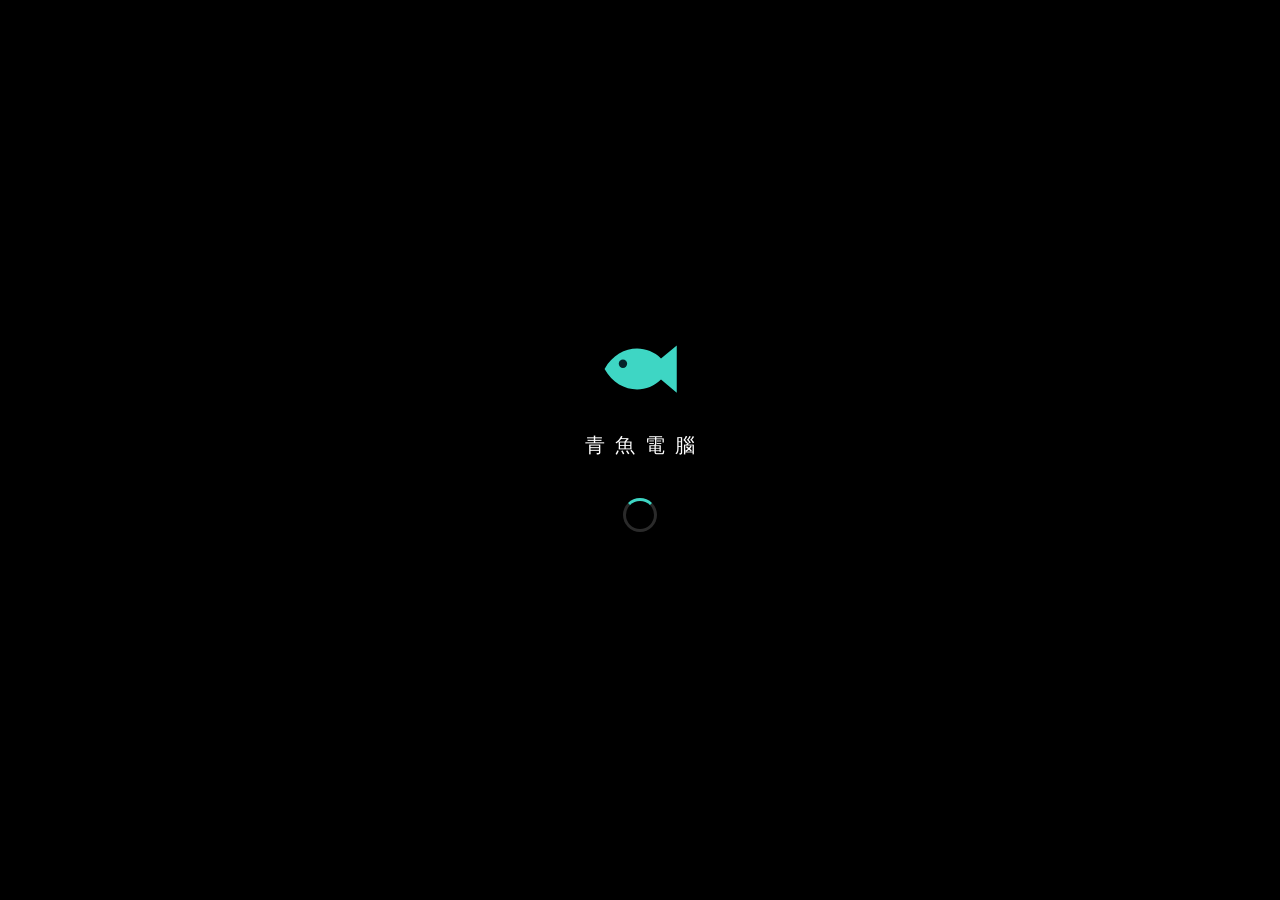
<file: index.html>
<!DOCTYPE html>
<html lang="zh-Hant">
<head>
<meta charset="utf-8">
<meta name="viewport" content="width=device-width,initial-scale=1,maximum-scale=1,viewport-fit=cover">
<title>青魚電腦 Qene Fish PC</title>
<link rel="manifest" href="manifest.webmanifest">
<meta name="theme-color" content="#021419">
<meta name="mobile-web-app-capable" content="yes">
<meta name="apple-mobile-web-app-capable" content="yes">
<meta name="apple-mobile-web-app-title" content="青魚電腦">
<meta name="apple-mobile-web-app-status-bar-style" content="black-translucent">
<meta name="color-scheme" content="light dark">
<link rel="icon" href="icons/icon-192.png">
<link rel="apple-touch-icon" href="icons/apple-touch-icon.png">
<link rel="stylesheet" href="css/os.css">
<link rel="stylesheet" href="css/apps.css">
</head>
<body>
<noscript><p style="padding:24px;font:16px sans-serif">青魚電腦需要啟用 JavaScript 才能執行。</p></noscript>
<div id="os">
 <svg width="0" height="0" style="position:absolute" aria-hidden="true"><symbol id="fish" viewBox="0 0 32 32"><path d="M2.5 16C7.5 7 18 6 24 12l6-5v18l-6-5C18 26 7.5 25 2.5 16z" fill="currentColor"/><circle cx="9.5" cy="14" r="1.6" fill="#06242b"/></symbol></svg>

 <div id="desktop">
  <div id="wall"><svg class="wfish" aria-hidden="true"><use href="#fish"/></svg></div>
  <div id="icons" role="list" aria-label="桌面"></div>
 </div>
 <div id="wins"></div>
 <div id="snap"></div>

 <div id="tv" class="tv" role="dialog" aria-label="工作檢視"></div>
 <div id="start" class="start" role="dialog" aria-label="開始">
  <div class="stsrch"><svg class="ui" width="16" height="16" viewBox="0 0 24 24" fill="none" stroke="currentColor" stroke-width="1.8" stroke-linecap="round"><circle cx="11" cy="11" r="6.5"/><path d="M16 16l4.5 4.5"/></svg><input id="stq" type="text" placeholder="搜尋應用程式、設定與檔案" autocomplete="off" spellcheck="false" aria-label="搜尋"></div>
  <div class="stmain"><div id="stHome"></div><div id="stAllV"></div><div id="stRes"></div></div>
  <div class="stfoot"><button type="button" id="stUser" class="stuser"></button><button type="button" id="stOut" class="stpw" aria-label="登出" title="登出"><svg class="ui" width="18" height="18" viewBox="0 0 24 24" fill="none" stroke="currentColor" stroke-width="1.8" stroke-linecap="round" stroke-linejoin="round"><path d="M10 4H5v16h5M15 8l4 4-4 4M19 12H9"/></svg></button><button type="button" id="stPower" class="stpw" aria-label="電源" title="電源"><svg class="ui" width="18" height="18" viewBox="0 0 24 24" fill="none" stroke="currentColor" stroke-width="1.8" stroke-linecap="round"><path d="M12 3v9M6.5 6.5a8 8 0 1 0 11 0"/></svg></button></div>
 </div>
 <div id="flyout" class="flyout" role="dialog"></div>
 <div id="toasts" aria-live="polite"></div>

 <div id="taskbar" role="toolbar" aria-label="工作列">
  <div id="tbc" class="tbc">
   <button type="button" id="tbStart" class="tbb tbs" title="開始" aria-label="開始"></button>
   <button type="button" id="tbSearch" class="tbsrch" title="搜尋" aria-label="搜尋"></button>
   <button type="button" id="tbTV" class="tbb" title="工作檢視" aria-label="工作檢視"></button>
   <div id="tbApps" class="tbapps"></div>
  </div>
  <div class="tray">
   <button type="button" id="tbCam" class="trb" style="display:none"></button>
   <button type="button" id="tbQS" class="trb qsb" aria-label="快速設定"><span id="tIcNet"></span><span id="tIcVol"></span><span id="tIcBat"></span></button>
   <button type="button" id="tbClock" class="trb clk" aria-label="日期與時間"></button>
   <button type="button" id="tbDesk" class="tbdesk" aria-label="顯示桌面"></button>
  </div>
 </div>

 <div id="welcome" class="scr"><div id="wlAv"></div><h2 id="wlName"></h2><div class="spin"></div></div>
 <div id="lockscr" class="scr" tabindex="-1">
  <div class="scr-bg"></div><div class="scr-shade"></div>
  <div class="lkc"><div id="lkTime">--:--</div><div id="lkDate"></div></div>
  <div id="lkNotes"></div>
  <div class="lkhint">點擊畫面或按任意鍵繼續</div>
  <div class="scrcorner"><button type="button" class="scrbtn scrpw" aria-label="電源" title="電源"><svg class="ui" width="20" height="20" viewBox="0 0 24 24" fill="none" stroke="currentColor" stroke-width="1.8" stroke-linecap="round"><path d="M12 3v9M6.5 6.5a8 8 0 1 0 11 0"/></svg></button></div>
 </div>
 <div id="login" class="scr">
  <div class="scr-bg blur"></div><div class="scr-shade"></div>
  <button type="button" id="lgBack" class="scrbtn lgback" aria-label="返回">‹</button>
  <form id="lgForm" autocomplete="off">
   <div id="lgAv"></div><h2 id="lgName"></h2>
   <div class="lgrow"><input id="lgPass" type="password" placeholder="密碼" aria-label="密碼" autocomplete="off"><button type="submit" aria-label="登入">→</button></div>
   <button type="button" id="lgReset" class="lglink">我忘記密碼了</button>
   <div id="lgMsg" role="alert"></div><div id="lgHint"></div>
  </form>
  <div class="scrcorner"><button type="button" class="scrbtn scrpw" aria-label="電源" title="電源"><svg class="ui" width="20" height="20" viewBox="0 0 24 24" fill="none" stroke="currentColor" stroke-width="1.8" stroke-linecap="round"><path d="M12 3v9M6.5 6.5a8 8 0 1 0 11 0"/></svg></button></div>
 </div>
 <div id="sleep" class="scr" tabindex="-1"></div>
 <div id="boot" class="scr show"><svg class="blogo"><use href="#fish"/></svg><div class="bname">青魚電腦</div><div id="bootbar"></div><div id="bootmsg"></div></div>
 <div id="off" class="scr" tabindex="-1"><button type="button" id="offbtn" aria-label="開機"><svg class="ui" width="34" height="34" viewBox="0 0 24 24" fill="none" stroke="currentColor" stroke-width="1.6" stroke-linecap="round"><path d="M12 3v9M6.5 6.5a8 8 0 1 0 11 0"/></svg></button><p>電腦已關機　點一下電源鈕，或按 Enter 開機</p></div>
 <div id="night"></div>
 <div id="dim"></div>
</div>
<script src="js/util.js"></script>
<script src="js/state.js"></script>
<script src="js/fs.js"></script>
<script src="js/audio.js"></script>
<script src="js/ui.js"></script>
<script src="js/wm.js"></script>
<script src="js/desktop.js"></script>
<script src="js/taskbar.js"></script>
<script src="js/mouse.js"></script>
<script src="js/install.js"></script>
<script src="js/power.js"></script>
<script src="js/apps/common.js"></script>
<script src="js/apps/explorer.js"></script>
<script src="js/apps/notepad.js"></script>
<script src="js/apps/writer.js"></script>
<script src="js/apps/settings.js"></script>
<script src="js/apps/calc.js"></script>
<script src="js/apps/calendar.js"></script>
<script src="js/apps/paint.js"></script>
<script src="js/apps/terminal.js"></script>
<script src="js/apps/taskmgr.js"></script>
<script src="js/apps/photos.js"></script>
<script src="js/apps/media.js"></script>
<script src="js/apps/camera.js"></script>
<script src="js/apps/browser.js"></script>
<script src="js/apps/games.js"></script>
<script src="js/apps/store.js"></script>
<script src="js/apps/extras.js"></script>
<script src="js/main.js"></script>
</body>
</html>
</file>
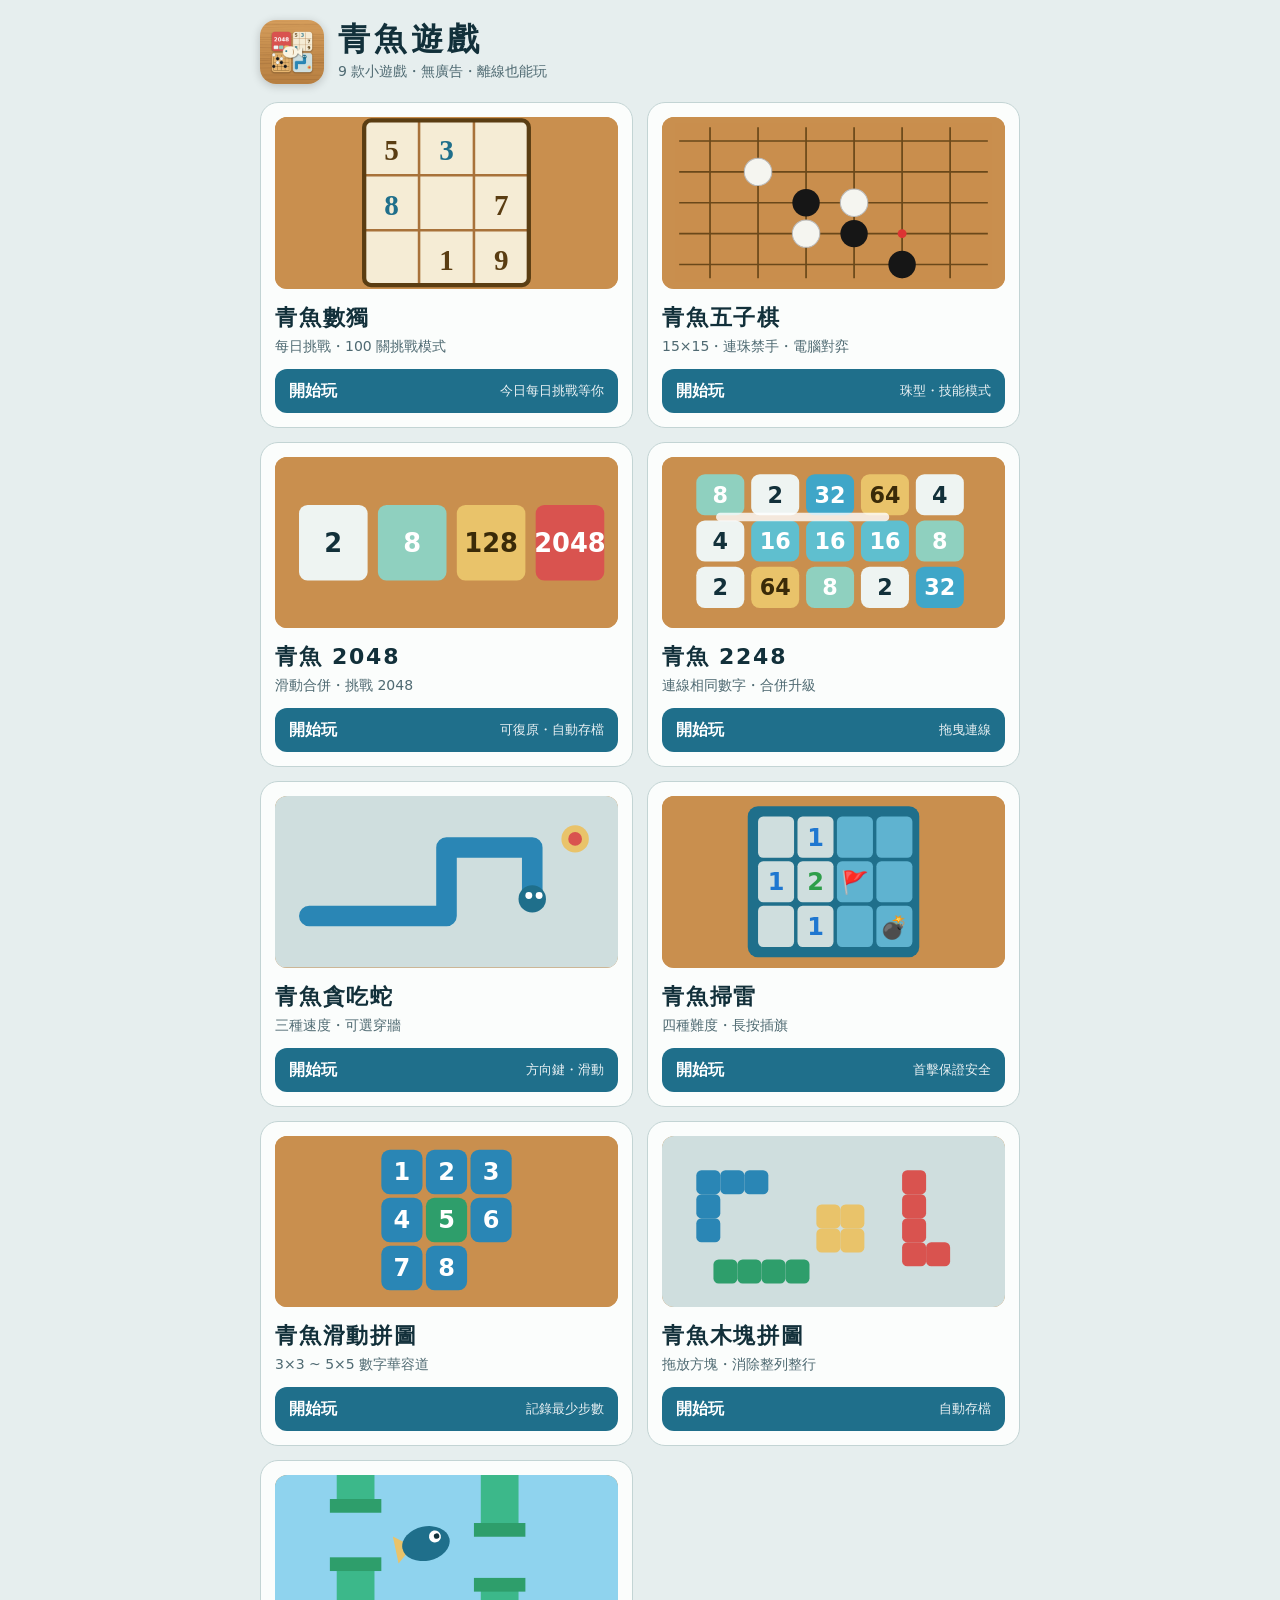
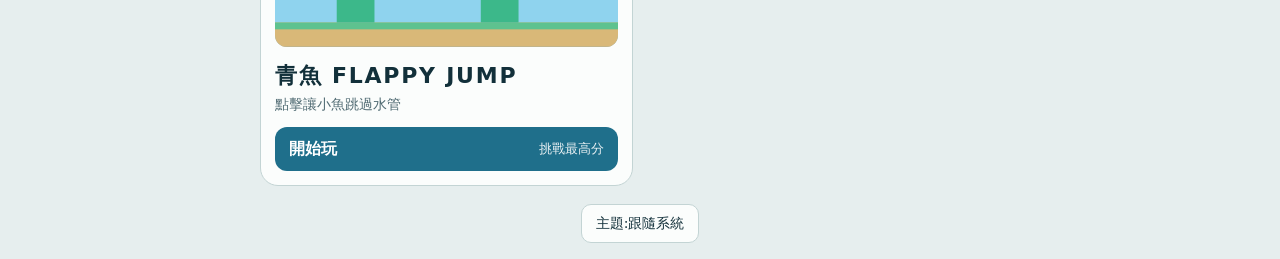
<file: games/index.html>
<!doctype html>
<html lang="zh-Hant">
<head>
<meta charset="utf-8">
<meta name="viewport" content="width=device-width,initial-scale=1,viewport-fit=cover">
<meta name="theme-color" content="#e6eeee">
<meta name="color-scheme" content="light dark">
<meta name="mobile-web-app-capable" content="yes">
<meta name="apple-mobile-web-app-capable" content="yes">
<meta name="apple-mobile-web-app-title" content="青魚遊戲">
<meta name="apple-mobile-web-app-status-bar-style" content="default">
<link rel="manifest" href="manifest.webmanifest">
<link rel="icon" href="icons/icon-192.png" type="image/png">
<link rel="apple-touch-icon" href="icons/apple-touch-icon.png">
<title>青魚遊戲</title>
<style>
*{box-sizing:border-box;-webkit-tap-highlight-color:transparent}
:root{--bg:#e6eeee;--ink:#12303a;--mute:#4f6a72;--card:#fbfdfc;--line:#c3d4d4;--ac:#1f6f8b;--wood:#c98f4e;--wood2:#a8723a;--cream:#f5ecd5;--st:#e9c36a}
@media(prefers-color-scheme:dark){:root:not([data-theme=light]){--bg:#0e1d24;--ink:#e9efe9;--mute:#8fa8ae;--card:#152a33;--line:#27424c;--ac:#5fb3d0;--wood:#b9824a;--wood2:#8e5f31}}
:root[data-theme=dark]{--bg:#0e1d24;--ink:#e9efe9;--mute:#8fa8ae;--card:#152a33;--line:#27424c;--ac:#5fb3d0;--wood:#b9824a;--wood2:#8e5f31}
html,body{margin:0;min-height:100%;background:var(--bg);color:var(--ink);font:16px/1.5 system-ui,"PingFang TC","Noto Sans TC","Microsoft JhengHei",sans-serif;-webkit-user-select:none;user-select:none;touch-action:manipulation}
body{min-height:100vh;min-height:100dvh;display:flex;flex-direction:column;align-items:center;padding:calc(20px + env(safe-area-inset-top)) calc(16px + env(safe-area-inset-right)) calc(16px + env(safe-area-inset-bottom)) calc(16px + env(safe-area-inset-left))}
header{display:flex;align-items:center;gap:14px;width:min(100%,760px);margin-bottom:18px}
header img{width:64px;height:64px;border-radius:16px;flex:none;box-shadow:0 2px 10px #0003}
h1{margin:0;font-size:32px;line-height:1.1;letter-spacing:.14em;font-weight:800}
header p{margin:4px 0 0;color:var(--mute);font-size:14px}
main{width:min(100%,760px);display:grid;grid-template-columns:1fr;gap:14px;flex:1;align-content:center}
@media(min-width:620px){main{grid-template-columns:1fr 1fr}}
.g{display:flex;flex-direction:column;gap:12px;padding:14px;border-radius:18px;background:var(--card);border:1px solid var(--line);color:inherit;text-decoration:none;transition:transform .15s,border-color .15s}
.g:hover{border-color:var(--ac)}.g:active{transform:scale(.985)}
.g:focus-visible,.bar button:focus-visible{outline:3px solid var(--ac);outline-offset:3px}
.art{display:block;width:100%;aspect-ratio:2/1;border-radius:12px;background:var(--wood)}
.g h2{margin:0;font-size:22px;letter-spacing:.08em}
.g .sub{margin:2px 0 0;color:var(--mute);font-size:14px}
.go{display:flex;align-items:center;justify-content:space-between;gap:10px;padding:10px 14px;border-radius:12px;background:var(--ac);color:#fff;font-weight:700;font-size:16px}
.go small{font-weight:500;opacity:.9;font-size:13px}
.bar{display:flex;gap:10px;flex-wrap:wrap;justify-content:center;margin-top:18px}
.bar button{font:inherit;font-size:14px;color:var(--ink);background:var(--card);border:1px solid var(--line);border-radius:10px;padding:8px 14px;cursor:pointer}
.bar button:hover{border-color:var(--ac)}
</style>
</head>
<body>
<header>
<img src="icons/icon-192.png" alt="">
<div><h1>青魚遊戲</h1><p>9 款小遊戲・無廣告・離線也能玩</p></div>
</header>
<main>
<a class="g" id="gSudoku" href="sudoku.html">
<svg class="art" viewBox="0 0 200 100" role="img" aria-label="數獨盤面" preserveAspectRatio="xMidYMid slice">
<rect width="200" height="100" fill="#c98f4e"/>
<g transform="translate(50 0)">
<rect x="2" y="2" width="96" height="96" rx="4" fill="#f5ecd5"/>
<g stroke="#a8723a" stroke-width="1.5"><path d="M34 2v96M66 2v96M2 34h96M2 66h96"/></g>
<rect x="2" y="2" width="96" height="96" rx="4" fill="none" stroke="#5a3d12" stroke-width="2.5"/>
<g font-family="Georgia,serif" font-size="17" font-weight="700" fill="#5a3d12" text-anchor="middle">
<text x="18" y="25">5</text><text x="50" y="25" fill="#1f6f8b">3</text><text x="82" y="57">7</text>
<text x="18" y="57" fill="#1f6f8b">8</text><text x="50" y="89">1</text><text x="82" y="89">9</text>
</g>
</g>
</svg>
<div><h2>青魚數獨</h2><p class="sub" id="sudokuSub">每日挑戰・100 關挑戰模式</p></div>
<div class="go"><span id="sudokuGo">開始玩</span><small id="sudokuNote"></small></div>
</a>
<a class="g" id="gGomoku" href="gomoku.html">
<svg class="art" viewBox="0 0 200 100" role="img" aria-label="五子棋盤面" preserveAspectRatio="xMidYMid slice">
<rect width="200" height="100" fill="#c98f4e"/>
<g stroke="#5a3d12" stroke-width="1" opacity=".85">
<path d="M10 14h180M10 32h180M10 50h180M10 68h180M10 86h180M28 6v88M56 6v88M84 6v88M112 6v88M140 6v88M168 6v88"/>
</g>
<g>
<circle cx="84" cy="50" r="8" fill="#161616"/><circle cx="112" cy="50" r="8" fill="#f5f5f0" stroke="#bbb" stroke-width=".6"/>
<circle cx="112" cy="68" r="8" fill="#161616"/><circle cx="84" cy="68" r="8" fill="#f5f5f0" stroke="#bbb" stroke-width=".6"/>
<circle cx="140" cy="86" r="8" fill="#161616"/><circle cx="56" cy="32" r="8" fill="#f5f5f0" stroke="#bbb" stroke-width=".6"/>
<circle cx="140" cy="68" r="2.6" fill="#d33"/>
</g>
</svg>
<div><h2>青魚五子棋</h2><p class="sub">15×15・連珠禁手・電腦對弈</p></div>
<div class="go"><span>開始玩</span><small>珠型・技能模式</small></div>
</a>
<a class="g" id="g_g2048" href="g2048.html">
<svg class="art" viewBox="0 0 200 100" role="img" aria-label="青魚 2048" preserveAspectRatio="xMidYMid slice"><rect width="200" height="100" fill="#c98f4e"/><rect x="14" y="28" width="40" height="44" rx="5" fill="#eef4f2"/><text x="34.0" y="55.25" font-size="15" font-weight="800" fill="#12303a" text-anchor="middle" font-family="system-ui,sans-serif">2</text><rect x="60" y="28" width="40" height="44" rx="5" fill="#8fd0bf"/><text x="80.0" y="55.25" font-size="15" font-weight="800" fill="#fff" text-anchor="middle" font-family="system-ui,sans-serif">8</text><rect x="106" y="28" width="40" height="44" rx="5" fill="#e9c36a"/><text x="126.0" y="55.25" font-size="15" font-weight="800" fill="#3a2a08" text-anchor="middle" font-family="system-ui,sans-serif">128</text><rect x="152" y="28" width="40" height="44" rx="5" fill="#d9534f"/><text x="172.0" y="55.25" font-size="15" font-weight="800" fill="#fff" text-anchor="middle" font-family="system-ui,sans-serif">2048</text></svg>
<div><h2>青魚 2048</h2><p class="sub">滑動合併・挑戰 2048</p></div>
<div class="go"><span>開始玩</span><small id="n_g2048">可復原・自動存檔</small></div>
</a>
<a class="g" id="g_g2248" href="g2248.html">
<svg class="art" viewBox="0 0 200 100" role="img" aria-label="青魚 2248" preserveAspectRatio="xMidYMid slice"><rect width="200" height="100" fill="#c98f4e"/><rect x="20" y="10" width="28" height="24" rx="5" fill="#8fd0bf"/><text x="34.0" y="26.55" font-size="13" font-weight="800" fill="#fff" text-anchor="middle" font-family="system-ui,sans-serif">8</text><rect x="52" y="10" width="28" height="24" rx="5" fill="#eef4f2"/><text x="66.0" y="26.55" font-size="13" font-weight="800" fill="#12303a" text-anchor="middle" font-family="system-ui,sans-serif">2</text><rect x="84" y="10" width="28" height="24" rx="5" fill="#3fa6c8"/><text x="98.0" y="26.55" font-size="13" font-weight="800" fill="#fff" text-anchor="middle" font-family="system-ui,sans-serif">32</text><rect x="116" y="10" width="28" height="24" rx="5" fill="#e9c36a"/><text x="130.0" y="26.55" font-size="13" font-weight="800" fill="#3a2a08" text-anchor="middle" font-family="system-ui,sans-serif">64</text><rect x="148" y="10" width="28" height="24" rx="5" fill="#eef4f2"/><text x="162.0" y="26.55" font-size="13" font-weight="800" fill="#12303a" text-anchor="middle" font-family="system-ui,sans-serif">4</text><rect x="20" y="37" width="28" height="24" rx="5" fill="#eef4f2"/><text x="34.0" y="53.55" font-size="13" font-weight="800" fill="#12303a" text-anchor="middle" font-family="system-ui,sans-serif">4</text><rect x="52" y="37" width="28" height="24" rx="5" fill="#5fbfcf"/><text x="66.0" y="53.55" font-size="13" font-weight="800" fill="#fff" text-anchor="middle" font-family="system-ui,sans-serif">16</text><rect x="84" y="37" width="28" height="24" rx="5" fill="#5fbfcf"/><text x="98.0" y="53.55" font-size="13" font-weight="800" fill="#fff" text-anchor="middle" font-family="system-ui,sans-serif">16</text><rect x="116" y="37" width="28" height="24" rx="5" fill="#5fbfcf"/><text x="130.0" y="53.55" font-size="13" font-weight="800" fill="#fff" text-anchor="middle" font-family="system-ui,sans-serif">16</text><rect x="148" y="37" width="28" height="24" rx="5" fill="#8fd0bf"/><text x="162.0" y="53.55" font-size="13" font-weight="800" fill="#fff" text-anchor="middle" font-family="system-ui,sans-serif">8</text><rect x="20" y="64" width="28" height="24" rx="5" fill="#eef4f2"/><text x="34.0" y="80.55" font-size="13" font-weight="800" fill="#12303a" text-anchor="middle" font-family="system-ui,sans-serif">2</text><rect x="52" y="64" width="28" height="24" rx="5" fill="#e9c36a"/><text x="66.0" y="80.55" font-size="13" font-weight="800" fill="#3a2a08" text-anchor="middle" font-family="system-ui,sans-serif">64</text><rect x="84" y="64" width="28" height="24" rx="5" fill="#8fd0bf"/><text x="98.0" y="80.55" font-size="13" font-weight="800" fill="#fff" text-anchor="middle" font-family="system-ui,sans-serif">8</text><rect x="116" y="64" width="28" height="24" rx="5" fill="#eef4f2"/><text x="130.0" y="80.55" font-size="13" font-weight="800" fill="#12303a" text-anchor="middle" font-family="system-ui,sans-serif">2</text><rect x="148" y="64" width="28" height="24" rx="5" fill="#3fa6c8"/><text x="162.0" y="80.55" font-size="13" font-weight="800" fill="#fff" text-anchor="middle" font-family="system-ui,sans-serif">32</text><polyline points="34,35 66,35 98,35 130,35" fill="none" stroke="#fff" stroke-opacity=".8" stroke-width="5" stroke-linecap="round" stroke-linejoin="round"/></svg>
<div><h2>青魚 2248</h2><p class="sub">連線相同數字・合併升級</p></div>
<div class="go"><span>開始玩</span><small id="n_g2248">拖曳連線</small></div>
</a>
<a class="g" id="g_snake" href="snake.html">
<svg class="art" viewBox="0 0 200 100" role="img" aria-label="青魚貪吃蛇" preserveAspectRatio="xMidYMid slice"><rect width="200" height="100" fill="#cfdede"/><path d="M20 70 H100 V30 H150 V60" fill="none" stroke="#2a86b5" stroke-width="12" stroke-linecap="round" stroke-linejoin="round"/><circle cx="150" cy="60" r="8" fill="#1f6f8b"/><circle cx="148" cy="58" r="2" fill="#fff"/><circle cx="154" cy="58" r="2" fill="#fff"/><circle cx="175" cy="25" r="8" fill="#e9c36a"/><circle cx="175" cy="25" r="4" fill="#d9534f"/></svg>
<div><h2>青魚貪吃蛇</h2><p class="sub">三種速度・可選穿牆</p></div>
<div class="go"><span>開始玩</span><small id="n_snake">方向鍵・滑動</small></div>
</a>
<a class="g" id="g_minesweeper" href="minesweeper.html">
<svg class="art" viewBox="0 0 200 100" role="img" aria-label="青魚掃雷" preserveAspectRatio="xMidYMid slice"><rect width="200" height="100" fill="#c98f4e"/><rect x="50" y="6" width="100" height="88" rx="6" fill="#1f6f8b"/><rect x="56" y="12" width="21" height="24" rx="3" fill="#cfdede"/><rect x="79" y="12" width="21" height="24" rx="3" fill="#cfdede"/><text x="89.5" y="29" font-size="14" font-weight="800" fill="#1f77d0" text-anchor="middle" font-family="system-ui">1</text><rect x="102" y="12" width="21" height="24" rx="3" fill="#5fb3d0"/><rect x="125" y="12" width="21" height="24" rx="3" fill="#5fb3d0"/><rect x="56" y="38" width="21" height="24" rx="3" fill="#cfdede"/><text x="66.5" y="55" font-size="14" font-weight="800" fill="#1f77d0" text-anchor="middle" font-family="system-ui">1</text><rect x="79" y="38" width="21" height="24" rx="3" fill="#cfdede"/><text x="89.5" y="55" font-size="14" font-weight="800" fill="#2e9e4a" text-anchor="middle" font-family="system-ui">2</text><rect x="102" y="38" width="21" height="24" rx="3" fill="#5fb3d0"/><text x="112.5" y="55" font-size="13" text-anchor="middle">🚩</text><rect x="125" y="38" width="21" height="24" rx="3" fill="#5fb3d0"/><rect x="56" y="64" width="21" height="24" rx="3" fill="#cfdede"/><rect x="79" y="64" width="21" height="24" rx="3" fill="#cfdede"/><text x="89.5" y="81" font-size="14" font-weight="800" fill="#1f77d0" text-anchor="middle" font-family="system-ui">1</text><rect x="102" y="64" width="21" height="24" rx="3" fill="#5fb3d0"/><rect x="125" y="64" width="21" height="24" rx="3" fill="#5fb3d0"/><text x="135.5" y="81" font-size="13" text-anchor="middle">💣</text></svg>
<div><h2>青魚掃雷</h2><p class="sub">四種難度・長按插旗</p></div>
<div class="go"><span>開始玩</span><small id="n_minesweeper">首擊保證安全</small></div>
</a>
<a class="g" id="g_slide" href="slide.html">
<svg class="art" viewBox="0 0 200 100" role="img" aria-label="青魚滑動拼圖" preserveAspectRatio="xMidYMid slice"><rect width="200" height="100" fill="#c98f4e"/><rect x="62" y="8" width="24" height="26" rx="5" fill="#2a86b5"/><text x="74.0" y="25.9" font-size="14" font-weight="800" fill="#fff" text-anchor="middle" font-family="system-ui,sans-serif">1</text><rect x="88" y="8" width="24" height="26" rx="5" fill="#2a86b5"/><text x="100.0" y="25.9" font-size="14" font-weight="800" fill="#fff" text-anchor="middle" font-family="system-ui,sans-serif">2</text><rect x="114" y="8" width="24" height="26" rx="5" fill="#2a86b5"/><text x="126.0" y="25.9" font-size="14" font-weight="800" fill="#fff" text-anchor="middle" font-family="system-ui,sans-serif">3</text><rect x="62" y="36" width="24" height="26" rx="5" fill="#2a86b5"/><text x="74.0" y="53.9" font-size="14" font-weight="800" fill="#fff" text-anchor="middle" font-family="system-ui,sans-serif">4</text><rect x="88" y="36" width="24" height="26" rx="5" fill="#2e9e6b"/><text x="100.0" y="53.9" font-size="14" font-weight="800" fill="#fff" text-anchor="middle" font-family="system-ui,sans-serif">5</text><rect x="114" y="36" width="24" height="26" rx="5" fill="#2a86b5"/><text x="126.0" y="53.9" font-size="14" font-weight="800" fill="#fff" text-anchor="middle" font-family="system-ui,sans-serif">6</text><rect x="62" y="64" width="24" height="26" rx="5" fill="#2a86b5"/><text x="74.0" y="81.9" font-size="14" font-weight="800" fill="#fff" text-anchor="middle" font-family="system-ui,sans-serif">7</text><rect x="88" y="64" width="24" height="26" rx="5" fill="#2a86b5"/><text x="100.0" y="81.9" font-size="14" font-weight="800" fill="#fff" text-anchor="middle" font-family="system-ui,sans-serif">8</text></svg>
<div><h2>青魚滑動拼圖</h2><p class="sub">3×3 ~ 5×5 數字華容道</p></div>
<div class="go"><span>開始玩</span><small id="n_slide">記錄最少步數</small></div>
</a>
<a class="g" id="g_blocks" href="blocks.html">
<svg class="art" viewBox="0 0 200 100" role="img" aria-label="青魚木塊拼圖" preserveAspectRatio="xMidYMid slice"><rect width="200" height="100" fill="#cfdede"/><rect x="20" y="20" width="14" height="14" rx="3" fill="#2a86b5"/><rect x="34" y="20" width="14" height="14" rx="3" fill="#2a86b5"/><rect x="48" y="20" width="14" height="14" rx="3" fill="#2a86b5"/><rect x="20" y="34" width="14" height="14" rx="3" fill="#2a86b5"/><rect x="20" y="48" width="14" height="14" rx="3" fill="#2a86b5"/><rect x="90" y="40" width="14" height="14" rx="3" fill="#e9c36a"/><rect x="104" y="40" width="14" height="14" rx="3" fill="#e9c36a"/><rect x="90" y="54" width="14" height="14" rx="3" fill="#e9c36a"/><rect x="104" y="54" width="14" height="14" rx="3" fill="#e9c36a"/><rect x="140" y="20" width="14" height="14" rx="3" fill="#d9534f"/><rect x="140" y="34" width="14" height="14" rx="3" fill="#d9534f"/><rect x="140" y="48" width="14" height="14" rx="3" fill="#d9534f"/><rect x="140" y="62" width="14" height="14" rx="3" fill="#d9534f"/><rect x="154" y="62" width="14" height="14" rx="3" fill="#d9534f"/><rect x="30" y="72" width="14" height="14" rx="3" fill="#2e9e6b"/><rect x="44" y="72" width="14" height="14" rx="3" fill="#2e9e6b"/><rect x="58" y="72" width="14" height="14" rx="3" fill="#2e9e6b"/><rect x="72" y="72" width="14" height="14" rx="3" fill="#2e9e6b"/></svg>
<div><h2>青魚木塊拼圖</h2><p class="sub">拖放方塊・消除整列整行</p></div>
<div class="go"><span>開始玩</span><small id="n_blocks">自動存檔</small></div>
</a>
<a class="g" id="g_flappy" href="flappy.html">
<svg class="art" viewBox="0 0 200 100" role="img" aria-label="青魚 FLAPPY JUMP" preserveAspectRatio="xMidYMid slice"><rect width="200" height="100" fill="#8fd3ee"/><rect y="86" width="200" height="14" fill="#d9b878"/><rect y="86" width="200" height="4" fill="#5ec28f"/><rect x="120" y="0" width="22" height="32" fill="#3cb88a"/><rect x="116" y="28" width="30" height="8" fill="#2e9e6b"/><rect x="120" y="64" width="22" height="22" fill="#3cb88a"/><rect x="116" y="60" width="30" height="8" fill="#2e9e6b"/><rect x="36" y="0" width="22" height="18" fill="#3cb88a"/><rect x="32" y="14" width="30" height="8" fill="#2e9e6b"/><rect x="36" y="52" width="22" height="34" fill="#3cb88a"/><rect x="32" y="48" width="30" height="8" fill="#2e9e6b"/><g transform="translate(88 40) rotate(-12)"><path d="M-8 0L-18 -8L-18 8Z" fill="#e9c36a"/><ellipse rx="14" ry="10" fill="#1f6f8b"/><circle cx="6" cy="-3" r="3.5" fill="#fff"/><circle cx="7" cy="-3" r="1.6" fill="#12303a"/></g></svg>
<div><h2>青魚 FLAPPY JUMP</h2><p class="sub">點擊讓小魚跳過水管</p></div>
<div class="go"><span>開始玩</span><small id="n_flappy">挑戰最高分</small></div>
</a>
</main>
<div class="bar">
<button id="bTheme" type="button">主題:跟隨系統</button>
<button id="bInstall" type="button" hidden>📲 安裝到主畫面</button>
</div>
<script>
const $=s=>document.querySelector(s);
const LS=k=>{try{return JSON.parse(localStorage.getItem(k))}catch{return null}};
const pad=n=>String(n).padStart(2,'0');
const key=d=>d.getFullYear()+'-'+pad(d.getMonth()+1)+'-'+pad(d.getDate());
const fmt=t=>pad(t/60|0)+':'+pad(t%60);

/* 數獨狀態摘要(只讀取,不改動數獨的存檔) */
(function(){
 try{
  const S=LS('qy.s')||{},g=LS('qy.g'),L=LS('qy.l')||{};
  const names={easy:'簡單',mid:'中等',hard:'困難',exp:'專家'};
  const live=g&&typeof g==='object'&&!g.done&&Array.isArray(g.s)&&g.s.length===81&&Number.isFinite(g.t);
  const t=key(new Date()),y=new Date();y.setDate(y.getDate()-1);
  const st=(S.lastDaily===t||S.lastDaily===key(y))&&S.streak>0?S.streak:0;
  const doneToday=!!(S.days&&S.days[t]);
  if(live){
   $('#sudokuGo').textContent='繼續遊戲';
   $('#sudokuNote').textContent=(g.ch?'挑戰第 '+g.ch+' 關':(g.daily?'每日 ':'')+(names[g.diff]||''))+' '+fmt(Math.floor(g.t));
  }else{
   $('#sudokuNote').textContent=doneToday?'✓ 今日每日挑戰已完成':'今日每日挑戰等你';
  }
  if(st)$('#sudokuSub').textContent='每日挑戰連續 '+st+' 天';
  else if(L.st&&Object.keys(L.st).length)$('#sudokuSub').textContent='挑戰模式已通關 '+Object.keys(L.st).length+' / 100 關';
 }catch(e){}
})();


/* 其他遊戲的最高紀錄摘要(只讀取) */
(function(){
 const set=(id,txt)=>{const e=document.getElementById('n_'+id);if(e&&txt)e.textContent=txt};
 try{
  const b=LS('qy.best.2048');if(b>0)set('g2048','最高 '+b+' 分');
  const c=LS('qy.best.2248');if(c>0)set('g2248','最高 '+c+' 分');
  const s=LS('qy.best.snake');if(s&&typeof s==='object'){const m=Math.max(0,...Object.values(s).map(Number).filter(Number.isFinite));if(m>0)set('snake','最高 '+m+' 分')}
  const t=LS('qy.best.ms0');if(t>0)set('minesweeper','初級最佳 '+t+' 秒');
  const l=LS('qy.best.slide4');if(l>0)set('slide','4×4 最少 '+l+' 步');
  const k=LS('qy.best.blocks');if(k>0)set('blocks','最高 '+k+' 分');
  const f=LS('qy.best.flappy');if(f>0)set('flappy','最高 '+f+' 分');
 }catch(e){}
})();

/* 主題:與所有遊戲共用 qy-theme('' = 跟隨系統) */
const TH=['','light','dark'],TN={'':'跟隨系統',light:'淺色',dark:'深色'};
function curTheme(){try{const v=localStorage.getItem('qy-theme');return TH.includes(v)?v:''}catch{return ''}}
function applyTheme(v){
 if(v)document.documentElement.dataset.theme=v;else delete document.documentElement.dataset.theme;
 $('#bTheme').textContent='主題:'+TN[v];
 const dk=v==='dark'||(!v&&matchMedia('(prefers-color-scheme:dark)').matches);
 $('meta[name=theme-color]').content=dk?'#0e1d24':'#e6eeee';
}
$('#bTheme').onclick=()=>{
 const n=TH[(TH.indexOf(curTheme())+1)%3];
 try{localStorage.setItem('qy-theme',n)}catch{}
 applyTheme(n);
};
applyTheme(curTheme());
try{matchMedia('(prefers-color-scheme:dark)').addEventListener('change',()=>applyTheme(curTheme()))}catch{}
/* 從別的頁面按「上一頁」回來時,頁面可能來自快取,重新整理一次摘要 */
addEventListener('pageshow',e=>{if(e.persisted)location.reload()});

/* 安裝 */
let ip=null;
const standalone=()=>matchMedia('(display-mode:standalone)').matches||navigator.standalone;
addEventListener('beforeinstallprompt',e=>{e.preventDefault();ip=e;if(!standalone())$('#bInstall').hidden=false});
addEventListener('appinstalled',()=>{ip=null;$('#bInstall').hidden=true});
$('#bInstall').onclick=()=>{if(!ip)return;const p=ip;ip=null;$('#bInstall').hidden=true;try{p.prompt()}catch{}};

if('serviceWorker'in navigator&&/^https?:$/.test(location.protocol))addEventListener('load',()=>navigator.serviceWorker.register('sw.js').catch(()=>{}));
</script>
</body>
</html>
</file>
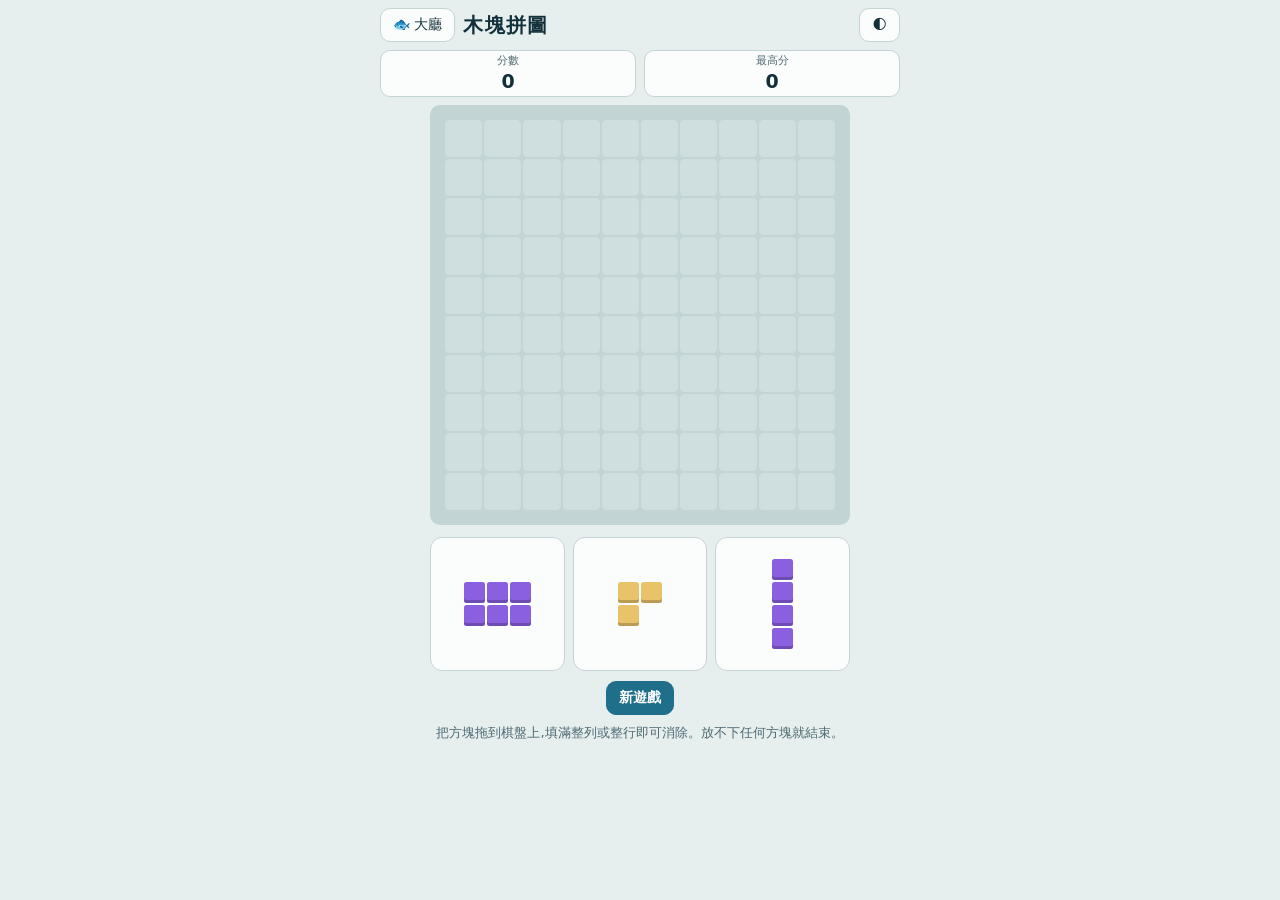
<file: games/blocks.html>
<!doctype html>
<html lang="zh-Hant">
<head>
<meta charset="utf-8">
<meta name="viewport" content="width=device-width,initial-scale=1,viewport-fit=cover">
<meta name="theme-color" content="#e6eeee">
<meta name="color-scheme" content="light dark">
<meta name="mobile-web-app-capable" content="yes">
<meta name="apple-mobile-web-app-capable" content="yes">
<meta name="apple-mobile-web-app-title" content="青魚木塊拼圖">
<link rel="manifest" href="manifest.webmanifest">
<link rel="icon" href="icons/icon-192.png" type="image/png">
<link rel="apple-touch-icon" href="icons/apple-touch-icon.png">
<title>青魚木塊拼圖</title>
<link rel="stylesheet" href="qy.css">
<style>
:root{--W:min(92vw,420px,calc(100dvh - 380px))}
.bw{width:max(220px,var(--W));aspect-ratio:1;border-radius:10px;background:var(--line);padding:1.2%;touch-action:none}
#bd{display:grid;grid-template-columns:repeat(10,1fr);grid-template-rows:repeat(10,1fr);gap:2px;width:100%;height:100%}
.k{border-radius:12%;background:var(--cell)}
.k.f{box-shadow:inset 0 -3px 0 #0003}
.k.pv{outline:2px solid var(--ac);outline-offset:-2px;background:color-mix(in srgb,var(--ac) 45%,var(--cell))}
.k.bad{background:color-mix(in srgb,var(--bad) 40%,var(--cell))}
.k.ln{filter:brightness(1.25) saturate(1.2)}
.k.cl{animation:cl .3s ease-out forwards}
@keyframes cl{to{transform:scale(.2);opacity:0}}
.tray{width:max(220px,var(--W));display:flex;gap:8px;margin-top:12px;touch-action:none}
.slot{flex:1;height:calc(max(220px,var(--W)) / 10 * 3.2);display:flex;align-items:center;justify-content:center;background:var(--card);border:1px solid var(--line);border-radius:12px;touch-action:none}
.pcs{display:grid;gap:2px;cursor:grab;touch-action:none}
.pcs.used{visibility:hidden}.pcs.dim{opacity:.35}
.pcs div{width:var(--m);height:var(--m);border-radius:12%}
.pcs .e{visibility:hidden}
#ghost{position:fixed;z-index:50;pointer-events:none;display:none;gap:2px;opacity:.92}
#ghost div{width:var(--g);height:var(--g);border-radius:12%}
#ghost .e{visibility:hidden}
</style>
</head>
<body>
<header class="top"><a class="back" href="index.html">🐟 大廳</a><h1>木塊拼圖</h1><button class="ib" id="bTheme" type="button">🌓</button></header>
<div class="stats"><div class="stat"><small>分數</small><b id="sc">0</b></div><div class="stat"><small>最高分</small><b id="bs">0</b></div></div>
<div class="bw" id="bw"><div id="bd"></div>
<div class="ov" id="ov"><h2>遊戲結束</h2><p id="ovP"></p><button class="btn p" id="ovA" type="button">再來一局</button></div></div>
<div class="tray" id="tray"></div>
<div id="ghost"></div>
<div class="bar"><button class="btn p" id="bNew" type="button">新遊戲</button></div>
<p class="tip">把方塊拖到棋盤上,填滿整列或整行即可消除。放不下任何方塊就結束。</p>
<script src="qy.js"></script>
<script>
const {$,LS}=QY,N=10,KEY='qy.blocks',BK='qy.best.blocks';
const SH=[
 ['#'],['##'],['###'],['####'],['#####'],['#','#'],['#','#','#'],['#','#','#','#'],['#','#','#','#','#'],
 ['##','##'],['###','###','###'],['###','###'],['##','##','##'],
 ['#.','##'],['.#','##'],['##','#.'],['##','.#'],
 ['#..','#..','###'],['..#','..#','###'],['###','#..','#..'],['###','..#','..#']
].map(rows=>rows.map(r=>[...r].map(c=>c==='#'?1:0)));
const COL=['#2a86b5','#3fa6c8','#e9c36a','#e39a3b','#2e9e6b','#8a5fe0','#d9534f','#5fbfcf'];
let busyLock=false,g,pieces,score=0,best=+LS.get(BK,0)||0,over=false,combo=0,drag=null;
const bd=$('#bd'),cellsEl=[],ghost=$('#ghost'),tray=$('#tray');
for(let i=0;i<N*N;i++){const d=document.createElement('div');d.className='k';bd.appendChild(d);cellsEl.push(d)}
const cw=()=>bd.clientWidth/N;
function dims(p){return {h:p.s.length,w:p.s[0].length}}
function fits(p,r,c){
 for(let y=0;y<p.s.length;y++)for(let x=0;x<p.s[0].length;x++)
  if(p.s[y][x]){const rr=r+y,cc=c+x;if(rr<0||cc<0||rr>=N||cc>=N||g[rr][cc])return false}
 return true;
}
function canPlaceAny(p){for(let r=0;r<N;r++)for(let c=0;c<N;c++)if(fits(p,r,c))return true;return false}
function newPiece(){return {s:SH[Math.random()*SH.length|0],c:COL[Math.random()*COL.length|0],used:false}}
function refill(){pieces=[newPiece(),newPiece(),newPiece()]}
function drawBoard(){
 for(let r=0;r<N;r++)for(let c=0;c<N;c++){
  const d=cellsEl[r*N+c],v=g[r][c];
  d.className='k'+(v?' f':'');d.style.background=v?v:'';
 }
}
function mkGrid(el,p,size,cls){
 const {h,w}=dims(p);
 el.style.gridTemplateColumns='repeat('+w+',var('+size+'))';
 el.innerHTML='';
 for(let y=0;y<h;y++)for(let x=0;x<w;x++){
  const d=document.createElement('div');
  if(p.s[y][x]){d.style.background=p.c;d.style.boxShadow='inset 0 -3px 0 #0003'}else d.className='e';
  el.appendChild(d);
 }
}
function drawTray(){
 const m=Math.max(10,Math.floor(cw()*.55));
 tray.innerHTML='';
 pieces.forEach((p,i)=>{
  const s=document.createElement('div');s.className='slot';
  const el=document.createElement('div');el.className='pcs'+(p.used?' used':'')+(!p.used&&over?' dim':'');
  el.style.setProperty('--m',m+'px');el.dataset.i=i;
  mkGrid(el,p,'--m');s.appendChild(el);tray.appendChild(s);
 });
 $('#sc').textContent=score;$('#bs').textContent=best;
}
function save(){LS.set(KEY,{g,pieces,score,over,combo})}
function newGame(){
 g=Array.from({length:N},()=>Array(N).fill(0));score=0;over=false;combo=0;
 refill();$('#ov').classList.remove('show');drawBoard();drawTray();save();
}
function clearPv(){cellsEl.forEach(d=>d.classList.remove('pv','bad','ln'))}
function target(e){
 const R=bd.getBoundingClientRect(),c=cw(),p=drag.p,{h,w}=dims(p);
 const gl=ghostPos(e,w*c+(w-1)*2,h*c+(h-1)*2);
 return {col:Math.round((gl.x-R.left)/c),row:Math.round((gl.y-R.top)/c),gl};
}
function ghostPos(e,gw,gh){
 const off=e.pointerType==='mouse'?0:Math.max(44,gh*.6+24);
 return {x:e.clientX-gw/2,y:e.clientY-gh/2-off};
}
function show(e){
 const t=target(e),p=drag.p;
 ghost.style.left=t.gl.x+'px';ghost.style.top=t.gl.y+'px';
 clearPv();
 const ok=fits(p,t.row,t.col);
 drag.t=ok?t:null;
 // 預覽
 for(let y=0;y<p.s.length;y++)for(let x=0;x<p.s[0].length;x++)if(p.s[y][x]){
  const r=t.row+y,c=t.col+x;
  if(r>=0&&c>=0&&r<N&&c<N&&ok)cellsEl[r*N+c].classList.add('pv');
 }
 if(ok){
  // 預覽將消除的行列
  const tmp=g.map(r=>r.slice());
  for(let y=0;y<p.s.length;y++)for(let x=0;x<p.s[0].length;x++)if(p.s[y][x])tmp[t.row+y][t.col+x]=1;
  for(let r=0;r<N;r++)if(tmp[r].every(v=>v))for(let c=0;c<N;c++)cellsEl[r*N+c].classList.add('ln');
  for(let c=0;c<N;c++)if(tmp.every(row=>row[c]))for(let r=0;r<N;r++)cellsEl[r*N+c].classList.add('ln');
 }
}
tray.addEventListener('pointerdown',e=>{
 if(over||drag||busyLock)return;
 if(e.pointerType==='mouse'&&e.button!==0)return;
 const sl=e.target.closest('.slot'),el=sl&&sl.querySelector('.pcs');if(!el)return;
 const i=+el.dataset.i,p=pieces[i];if(!p||p.used)return;
 e.preventDefault();
 drag={i,p,id:e.pointerId,el,t:null};
 try{tray.setPointerCapture(e.pointerId)}catch(x){}
 const c=cw();
 mkGrid(ghost,p,'--g');ghost.style.setProperty('--g',c+'px');ghost.style.display='grid';
 el.style.opacity='.25';
 show(e);
});
tray.addEventListener('pointermove',e=>{if(drag&&e.pointerId===drag.id)show(e)});
function endDrag(e,commit){
 if(!drag||e.pointerId!==drag.id)return;
 const d=drag;drag=null;
 try{tray.releasePointerCapture(e.pointerId)}catch(x){}
 ghost.style.display='none';clearPv();d.el.style.opacity='';
 if(commit&&d.t)place(d.i,d.t.row,d.t.col);
}
tray.addEventListener('pointerup',e=>endDrag(e,true));
tray.addEventListener('pointercancel',e=>endDrag(e,false));
function place(i,row,col){
 const p=pieces[i];let n=0;
 for(let y=0;y<p.s.length;y++)for(let x=0;x<p.s[0].length;x++)if(p.s[y][x]){g[row+y][col+x]=p.c;n++}
 p.used=true;
 const fr=[],fc=[];
 for(let r=0;r<N;r++)if(g[r].every(v=>v))fr.push(r);
 for(let c=0;c<N;c++)if(g.every(row=>row[c]))fc.push(c);
 const L=fr.length+fc.length;
 let gain=n;
 if(L){combo++;gain+=L*10*L+(combo>1?combo*5:0)}else combo=0;
 score+=gain;
 if(score>best){best=score;LS.set(BK,best)}
 const clr=new Set();
 fr.forEach(r=>{for(let c=0;c<N;c++)clr.add(r*N+c)});
 fc.forEach(c=>{for(let r=0;r<N;r++)clr.add(r*N+c)});
 drawBoard();
 clr.forEach(k=>cellsEl[k].classList.add('cl'));
 const fin=()=>{
  clr.forEach(k=>{g[k/N|0][k%N]=0});
  if(pieces.every(q=>q.used))refill();
  drawBoard();
  over=!pieces.some(q=>!q.used&&canPlaceAny(q));
  drawTray();
  if(over){$('#ovP').textContent='最終分數 '+score;$('#ov').classList.add('show')}
  save();
 };
 if(clr.size){busyLock=true;setTimeout(()=>{busyLock=false;fin()},280)}else fin();
 drawTray();
}
$('#bNew').onclick=newGame;$('#ovA').onclick=newGame;
function load(){
 const s=LS.get(KEY,null);
 try{
  if(s&&Array.isArray(s.g)&&s.g.length===N&&s.g.every(r=>Array.isArray(r)&&r.length===N)&&Array.isArray(s.pieces)&&s.pieces.length===3&&s.pieces.every(p=>p&&Array.isArray(p.s)&&p.s.length&&p.s.every(r=>Array.isArray(r)&&r.length===p.s[0].length))){
   g=s.g;pieces=s.pieces;if(pieces.every(q=>q.used))refill();score=+s.score||0;combo=+s.combo||0;
   over=!pieces.some(q=>!q.used&&canPlaceAny(q));
   drawBoard();drawTray();
   if(over){$('#ovP').textContent='最終分數 '+score;$('#ov').classList.add('show')}
   return;
  }
 }catch(e){}
 newGame();
}
addEventListener('resize',drawTray);
load();
</script>
</body>
</html>
</file>
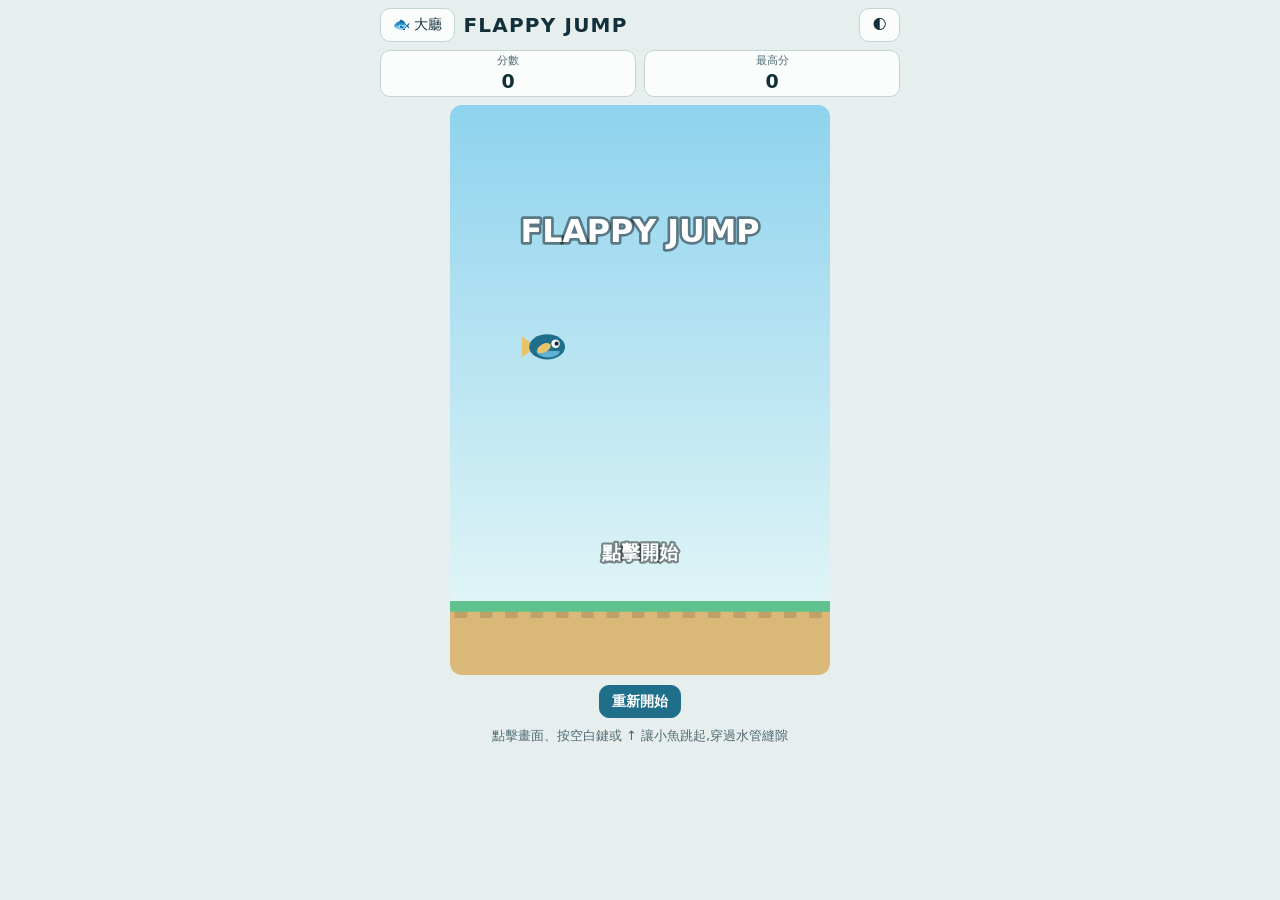
<file: games/flappy.html>
<!doctype html>
<html lang="zh-Hant">
<head>
<meta charset="utf-8">
<meta name="viewport" content="width=device-width,initial-scale=1,viewport-fit=cover">
<meta name="theme-color" content="#e6eeee">
<meta name="color-scheme" content="light dark">
<meta name="mobile-web-app-capable" content="yes">
<meta name="apple-mobile-web-app-capable" content="yes">
<meta name="apple-mobile-web-app-title" content="FLAPPY JUMP">
<link rel="manifest" href="manifest.webmanifest">
<link rel="icon" href="icons/icon-192.png" type="image/png">
<link rel="apple-touch-icon" href="icons/apple-touch-icon.png">
<title>青魚 FLAPPY JUMP</title>
<link rel="stylesheet" href="qy.css">
<style>
.bw{width:max(200px,min(92vw,380px,calc((100dvh - 230px) * 2 / 3)));aspect-ratio:2/3;border-radius:12px;overflow:hidden;touch-action:none;cursor:pointer}
canvas{display:block;width:100%;height:100%;touch-action:none}
</style>
</head>
<body>
<header class="top"><a class="back" href="index.html">🐟 大廳</a><h1>FLAPPY JUMP</h1><button class="ib" id="bTheme" type="button">🌓</button></header>
<div class="stats"><div class="stat"><small>分數</small><b id="sc">0</b></div><div class="stat"><small>最高分</small><b id="bs">0</b></div></div>
<div class="bw" id="bw"><canvas id="cv"></canvas></div>
<div class="bar"><button class="btn p" id="bNew" type="button">重新開始</button></div>
<p class="tip">點擊畫面、按空白鍵或 ↑ 讓小魚跳起,穿過水管縫隙</p>
<script src="qy.js"></script>
<script>
const {$,LS}=QY,W=360,H=540,GR=70,BX=92,BR=12,PW=58,GAP=150,SPD=150,GRAV=1500,FLAP=-430,INT=1.5;
const cv=$('#cv'),cx=cv.getContext('2d');
let state='ready',bird,pipes,score,best=+LS.get('qy.best.flappy',0)||0,t=0,acc=0,last=0,deadAt=0,gx=0,lastGap=0,nextP=0;
$('#bs').textContent=best;
function reset(){
 bird={y:H/2-GR/2,vy:0,rot:0};pipes=[];score=0;t=0;acc=0;gx=0;nextP=0.9;lastGap=(H-GR)/2;state='ready';
 $('#sc').textContent=0;
}
function resize(){
 const w=$('#bw').clientWidth,dpr=window.devicePixelRatio||1;
 cv.width=Math.round(w*dpr);cv.height=Math.round(w*1.5*dpr);cx.setTransform(cv.width/W,0,0,cv.height/H,0,0);
}
function addPipe(){
 const lo=64,hi=H-GR-64-GAP;
 let c=lastGap+(Math.random()*2-1)*170;
 c=Math.max(lo,Math.min(hi,c));lastGap=c;
 pipes.push({x:W+10,top:c,passed:false});
}
function flap(){
 if(state==='dead'){if(performance.now()-deadAt>600)reset();return}
 if(state==='ready'){state='play';bird.vy=FLAP;return}
 bird.vy=FLAP;
}
function die(){
 if(state==='dead')return;
 state='dead';deadAt=performance.now();
 if(score>best){best=score;LS.set('qy.best.flappy',best);$('#bs').textContent=best}
}
function hit(){
 if(bird.y+BR>=H-GR){bird.y=H-GR-BR;return true}
 for(const p of pipes){
  const rects=[[p.x,0,PW,p.top],[p.x-4,p.top-24,PW+8,24],[p.x,p.top+GAP,PW,H],[p.x-4,p.top+GAP,PW+8,24]];
  for(const [x,y,w,h] of rects){
   const nx=Math.max(x,Math.min(BX,x+w)),ny=Math.max(y,Math.min(bird.y,y+h));
   if((BX-nx)**2+(bird.y-ny)**2<(BR-1)**2)return true;
  }
 }
 return false;
}
function step(dt){
 if(state==='ready'){t+=dt;bird.y=H/2-GR/2+Math.sin(t*5)*8;gx=(gx+SPD*dt)%24;return}
 if(state==='dead'){
  if(bird.y+BR<H-GR){bird.vy+=GRAV*dt;bird.y+=bird.vy*dt;bird.rot=Math.min(1.4,bird.rot+6*dt);if(bird.y+BR>H-GR)bird.y=H-GR-BR}
  return;
 }
 t+=dt;gx=(gx+SPD*dt)%24;
 bird.vy+=GRAV*dt;bird.y+=bird.vy*dt;
 if(bird.y<BR){bird.y=BR;if(bird.vy<0)bird.vy=0}
 bird.rot=Math.max(-.5,Math.min(1.2,bird.vy/600));
 nextP-=dt;if(nextP<=0){addPipe();nextP+=INT}
 for(const p of pipes){p.x-=SPD*dt;if(!p.passed&&p.x+PW<BX-BR){p.passed=true;score++;$('#sc').textContent=score}}
 while(pipes.length&&pipes[0].x<-PW-10)pipes.shift();
 if(hit())die();
}
function dark(){
 const v=document.documentElement.dataset.theme;
 return v==='dark'||(!v&&matchMedia('(prefers-color-scheme:dark)').matches);
}
function draw(){
 const d=dark();
 const g=cx.createLinearGradient(0,0,0,H-GR);
 if(d){g.addColorStop(0,'#0b1a2b');g.addColorStop(1,'#1b3b52')}else{g.addColorStop(0,'#8fd3ee');g.addColorStop(1,'#dff4f6')}
 cx.fillStyle=g;cx.fillRect(0,0,W,H);
 // pipes
 for(const p of pipes){
  cx.fillStyle=d?'#2d8a6a':'#3cb88a';
  cx.fillRect(p.x,0,PW,p.top);cx.fillRect(p.x,p.top+GAP,PW,H-GR-p.top-GAP);
  cx.fillStyle=d?'#237256':'#2e9e6b';
  cx.fillRect(p.x-4,p.top-24,PW+8,24);cx.fillRect(p.x-4,p.top+GAP,PW+8,24);
  cx.fillStyle='rgba(255,255,255,.18)';
  cx.fillRect(p.x+6,0,8,p.top-24);cx.fillRect(p.x+6,p.top+GAP+24,8,H-GR-p.top-GAP-24);
 }
 // ground
 cx.fillStyle=d?'#4a3a26':'#d9b878';cx.fillRect(0,H-GR,W,GR);
 cx.fillStyle=d?'#2f7a58':'#5ec28f';cx.fillRect(0,H-GR,W,10);
 cx.fillStyle='rgba(0,0,0,.12)';
 for(let x=-gx;x<W;x+=24)cx.fillRect(x,H-GR+10,12,6);
 // fish
 cx.save();cx.translate(BX,bird.y);cx.rotate(bird.rot);
 cx.fillStyle='#e9c36a';cx.beginPath();cx.moveTo(-10,0);cx.lineTo(-24,-10);cx.lineTo(-24,10);cx.closePath();cx.fill();
 cx.fillStyle='#1f6f8b';cx.beginPath();cx.ellipse(0,0,17,12,0,0,7);cx.fill();
 cx.fillStyle='#5fb3d0';cx.beginPath();cx.ellipse(1,4,11,6,0,0,Math.PI);cx.fill();
 const wy=Math.sin(t*22)*3;
 cx.fillStyle='#e9c36a';cx.beginPath();cx.ellipse(-3,2+wy*.3,7,4,-.5,0,7);cx.fill();
 cx.fillStyle='#fff';cx.beginPath();cx.arc(8,-3,4,0,7);cx.fill();
 cx.fillStyle='#12303a';cx.beginPath();cx.arc(9,-3,2,0,7);cx.fill();
 cx.restore();
 // text
 cx.textAlign='center';cx.lineJoin='round';
 if(state!=='ready'){cx.font='800 48px system-ui,sans-serif';cx.lineWidth=6;cx.strokeStyle='rgba(0,0,0,.45)';cx.fillStyle='#fff';cx.strokeText(score,W/2,80);cx.fillText(score,W/2,80)}
 if(state==='ready'){
  cx.font='800 30px system-ui,sans-serif';cx.lineWidth=5;cx.strokeStyle='rgba(0,0,0,.45)';cx.fillStyle='#fff';
  cx.strokeText('FLAPPY JUMP',W/2,130);cx.fillText('FLAPPY JUMP',W/2,130);
  cx.font='700 18px system-ui,sans-serif';cx.lineWidth=4;
  cx.strokeText('點擊開始',W/2,H-GR-40);cx.fillText('點擊開始',W/2,H-GR-40);
 }
 if(state==='dead'){
  cx.font='800 34px system-ui,sans-serif';cx.lineWidth=6;cx.strokeStyle='rgba(0,0,0,.5)';cx.fillStyle='#fff';
  cx.strokeText('遊戲結束',W/2,190);cx.fillText('遊戲結束',W/2,190);
  cx.font='700 20px system-ui,sans-serif';cx.lineWidth=4;
  const m='分數 '+score+'・最高 '+best;cx.strokeText(m,W/2,230);cx.fillText(m,W/2,230);
  if(performance.now()-deadAt>600){cx.strokeText('點擊再玩一次',W/2,272);cx.fillText('點擊再玩一次',W/2,272)}
 }
}
function loop(ts){
 requestAnimationFrame(loop);
 if(!last){last=ts;return}
 let dt=(ts-last)/1000;last=ts;
 if(dt>0.1)dt=0.1;
 acc+=dt;
 const h=1/120;
 while(acc>=h){step(h);acc-=h}
 draw();
}
$('#bw').addEventListener('pointerdown',e=>{if(e.pointerType==='mouse'&&e.button!==0)return;e.preventDefault();flap()});
addEventListener('keydown',e=>{
 if(e.ctrlKey||e.metaKey||e.altKey)return;
 if(e.key===' '||e.key==='ArrowUp'||e.key==='w'||e.key==='W'){e.preventDefault();if(!e.repeat)flap()}
});
$('#bNew').onclick=()=>{reset()};
document.addEventListener('visibilitychange',()=>{last=0;acc=0});
addEventListener('resize',resize);
reset();resize();requestAnimationFrame(loop);
</script>
</body>
</html>
</file>
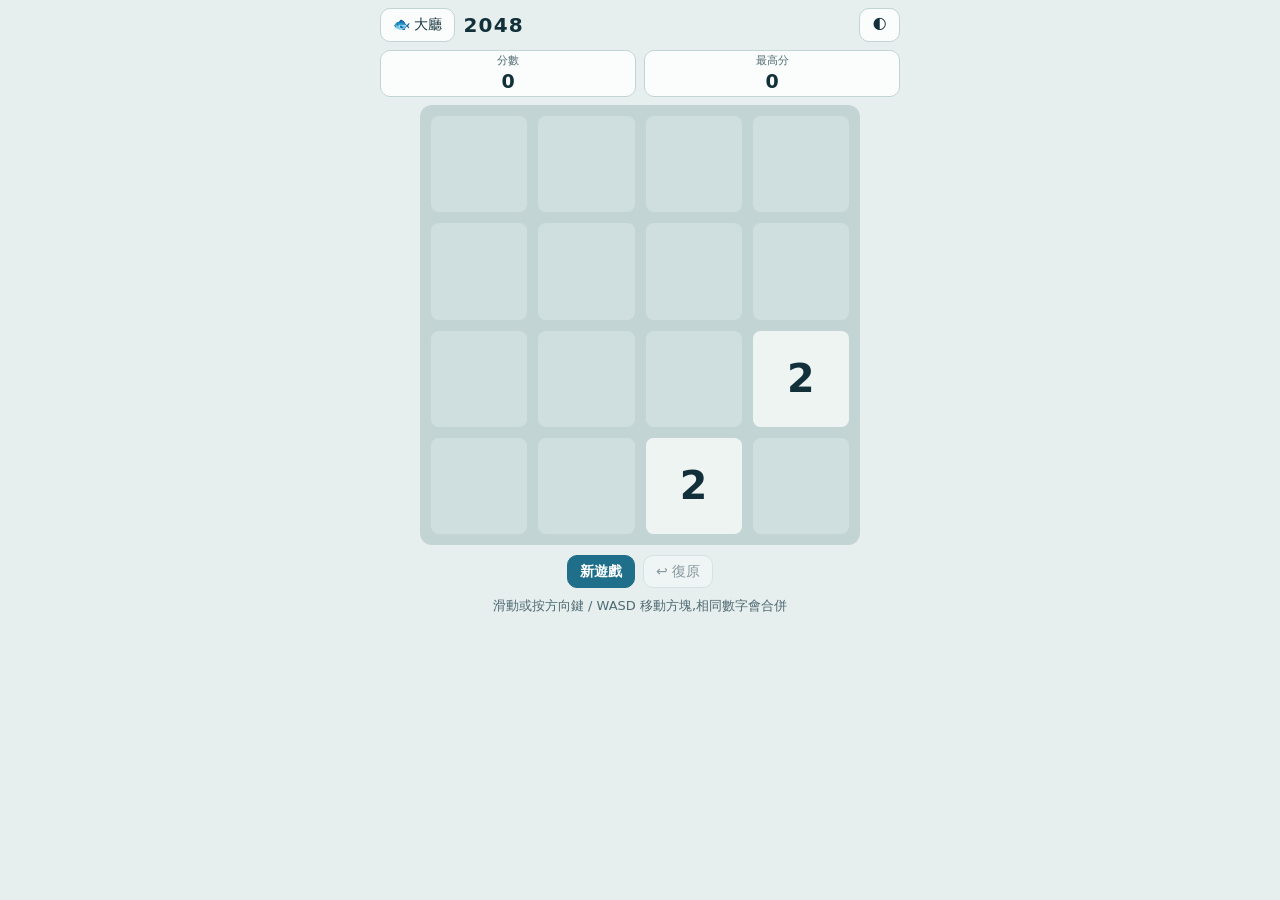
<file: games/g2048.html>
<!doctype html>
<html lang="zh-Hant">
<head>
<meta charset="utf-8">
<meta name="viewport" content="width=device-width,initial-scale=1,viewport-fit=cover">
<meta name="theme-color" content="#e6eeee">
<meta name="color-scheme" content="light dark">
<meta name="mobile-web-app-capable" content="yes">
<meta name="apple-mobile-web-app-capable" content="yes">
<meta name="apple-mobile-web-app-title" content="青魚 2048">
<link rel="manifest" href="manifest.webmanifest">
<link rel="icon" href="icons/icon-192.png" type="image/png">
<link rel="apple-touch-icon" href="icons/apple-touch-icon.png">
<title>青魚 2048</title>
<link rel="stylesheet" href="qy.css">
<style>
.bw{width:max(240px,min(92vw,440px,calc(100dvh - 250px)));aspect-ratio:1;border-radius:12px;background:var(--line);touch-action:none;container-type:size;overflow:hidden}
.bg{position:absolute;width:21.875%;height:21.875%;border-radius:8%;background:var(--cell)}
.t{position:absolute;width:21.875%;height:21.875%;border-radius:8%;display:flex;align-items:center;justify-content:center;font-weight:800;transition:left .11s ease-out,top .11s ease-out;z-index:3;font-size:clamp(16px,9vw,42px);font-size:9cqw;background:#222;color:#fff;font-variant-numeric:tabular-nums}
.t.dead{z-index:2}
.t.big,.t.v1024,.t.v2048{font-size:clamp(13px,7vw,32px);font-size:7cqw}
.t.v128,.t.v256,.t.v512{font-size:clamp(14px,8vw,36px);font-size:8cqw}
.t.v2{background:#eef4f2;color:#12303a}.t.v4{background:#d6e8e2;color:#12303a}.t.v8{background:#8fd0bf}.t.v16{background:#5fbfcf}
.t.v32{background:#3fa6c8}.t.v64{background:#2a86b5}.t.v128{background:#e9c36a;color:#3a2a08}.t.v256{background:#e8b24a;color:#3a2a08}
.t.v512{background:#e39a3b}.t.v1024{background:#dc7f35}.t.v2048{background:#d9534f;box-shadow:0 0 18px #d9534f99}
.t.new{animation:nw .16s ease-out .08s backwards}.t.pop{animation:pp .16s ease-out}
@keyframes nw{from{transform:scale(.2);opacity:0}to{transform:scale(1);opacity:1}}
@keyframes pp{50%{transform:scale(1.18)}}
</style>
</head>
<body>
<header class="top"><a class="back" href="index.html">🐟 大廳</a><h1>2048</h1><button class="ib" id="bTheme" type="button">🌓</button></header>
<div class="stats"><div class="stat"><small>分數</small><b id="sc">0</b></div><div class="stat"><small>最高分</small><b id="bs">0</b></div></div>
<div class="bw" id="bw"><div id="board"></div>
<div class="ov" id="ov"><h2 id="ovT"></h2><p id="ovP"></p><div class="bar" style="margin:0"><button class="btn p" id="ovA" type="button"></button><button class="btn" id="ovB" type="button">新遊戲</button></div></div></div>
<div class="bar"><button class="btn p" id="bNew" type="button">新遊戲</button><button class="btn" id="bUndo" type="button">↩ 復原</button></div>
<p class="tip">滑動或按方向鍵 / WASD 移動方塊,相同數字會合併</p>
<script src="qy.js"></script>
<script>
const {$,LS}=QY,N=4,KEY='qy.2048',BK='qy.best.2048';
let tiles=[],score=0,best=+LS.get(BK,0)||0,nid=1,won=false,keep=false,over=false,hist=[];
const board=$('#board'),els=new Map();
for(let i=0;i<16;i++){const d=document.createElement('div');d.className='bg';d.style.left=(2.5+(i%4)*24.375)+'%';d.style.top=(2.5+(i/4|0)*24.375)+'%';board.appendChild(d)}
const live=()=>tiles.filter(t=>!t.dead);
const at=(r,c)=>live().find(t=>t.r===r&&t.c===c);
function sync(){
 const ids=new Set();
 for(const t of tiles){
  ids.add(t.id);
  let el=els.get(t.id);
  const base='t v'+(t.v>2048?'big':t.v)+(t.dead?' dead':'');
  if(!el){el=document.createElement('div');els.set(t.id,el);board.appendChild(el);el.className=base+(t.isNew?' new':'');el.textContent=t.v}
  else{
   el.textContent=t.v;el.className=base;
   if(t.pop){void el.offsetWidth;el.className=base+' pop'}
  }
  el.style.left=(2.5+t.c*24.375)+'%';el.style.top=(2.5+t.r*24.375)+'%';
 }
 for(const [id,el] of els)if(!ids.has(id)){el.remove();els.delete(id)}
 $('#sc').textContent=score;$('#bs').textContent=best;$('#bUndo').disabled=!hist.length||over;
}
function cleanup(){tiles=tiles.filter(t=>!t.dead);sync()}
function save(){LS.set(KEY,{tiles:live().map(t=>({id:t.id,v:t.v,r:t.r,c:t.c})),score,won,keep,over,nid})}
function spawn(){
 const used=new Set(live().map(t=>t.r*N+t.c)),free=[];
 for(let i=0;i<16;i++)if(!used.has(i))free.push(i);
 if(!free.length)return;
 const p=free[Math.random()*free.length|0];
 tiles.push({id:nid++,v:Math.random()<.9?2:4,r:p/N|0,c:p%N,isNew:true});
}
function canMove(){
 const L=live();if(L.length<16)return true;
 for(const t of L)for(const [a,b] of [[0,1],[1,0]]){const o=at(t.r+a,t.c+b);if(o&&o.v===t.v)return true}
 return false;
}
function showOv(t,p,a,fn){$('#ovT').textContent=t;$('#ovP').textContent=p;const A=$('#ovA');A.textContent=a;A.onclick=fn;$('#ov').classList.add('show')}
function hideOv(){$('#ov').classList.remove('show')}
function move(d){
 if(over)return;
 cleanup();
 const snap={tiles:live().map(t=>({id:t.id,v:t.v,r:t.r,c:t.c})),score,won,keep,nid};
 tiles.forEach(t=>{t.isNew=false;t.pop=false;t.merged=false});
 let moved=false,gain=0;
 for(let i=0;i<N;i++){
  const line=[];
  for(let j=0;j<N;j++){
   const r=d===0?j:d===2?N-1-j:i,c=d===3?j:d===1?N-1-j:i;
   const t=at(r,c);if(t)line.push(t);
  }
  let slot=0,last=null;
  for(const t of line){
   if(last&&last.v===t.v&&!last.merged){
    t.r=last.r;t.c=last.c;t.dead=true;last.v*=2;last.merged=true;last.pop=true;gain+=last.v;moved=true;
   }else{
    const nr=d===0?slot:d===2?N-1-slot:i,nc=d===3?slot:d===1?N-1-slot:i;
    if(t.r!==nr||t.c!==nc){moved=true;t.r=nr;t.c=nc}
    slot++;last=t;
   }
  }
 }
 if(!moved){sync();return}
 hist.push(snap);if(hist.length>30)hist.shift();
 score+=gain;if(score>best){best=score;LS.set(BK,best)}
 spawn();sync();
 setTimeout(cleanup,140);
 if(!won&&live().some(t=>t.v>=2048)){won=true;save();showOv('🎉 達成 2048!','你可以繼續挑戰更高的數字','繼續遊戲',()=>{keep=true;hideOv();if(!canMove()){over=true;sync();showOv('遊戲結束','最終分數 '+score,'再來一局',newGame)}save()});return}
 if(!canMove()){over=true;sync();showOv('遊戲結束','最終分數 '+score,'再來一局',newGame)}
 save();
}
function newGame(){
 tiles=[];score=0;won=false;keep=false;over=false;hist=[];nid=1;
 for(const [,el] of els)el.remove();els.clear();
 hideOv();spawn();spawn();sync();save();
}
function undo(){
 if(!hist.length)return;
 const s=hist.pop();
 tiles=s.tiles.map(t=>({...t}));score=s.score;won=s.won;keep=s.keep;nid=Math.max(nid,s.nid);over=false;
 hideOv();sync();save();
}
function load(){
 const s=LS.get(KEY,null);
 try{
  if(s&&Array.isArray(s.tiles)&&s.tiles.length&&s.tiles.every(t=>Number.isInteger(t.r)&&Number.isInteger(t.c)&&t.r>=0&&t.r<N&&t.c>=0&&t.c<N&&t.v>=2)){
   tiles=s.tiles.map(t=>({id:t.id,v:t.v,r:t.r,c:t.c}));score=+s.score||0;won=!!s.won;keep=!!s.keep;over=!!s.over;nid=Math.max(+s.nid||1,...tiles.map(t=>t.id+1));
   sync();
   if(over)showOv('遊戲結束','最終分數 '+score,'再來一局',newGame);
   return;
  }
 }catch(e){}
 newGame();
}
addEventListener('keydown',e=>{
 if(e.ctrlKey||e.metaKey||e.altKey)return;
 const k={ArrowUp:0,ArrowRight:1,ArrowDown:2,ArrowLeft:3,w:0,d:1,s:2,a:3,W:0,D:1,S:2,A:3}[e.key];
 if(k===undefined)return;e.preventDefault();
 if($('#ov').classList.contains('show'))return;
 move(k);
});
QY.swipe($('#bw'),d=>{if(!$('#ov').classList.contains('show'))move(d)});
$('#bNew').onclick=newGame;$('#ovB').onclick=newGame;$('#bUndo').onclick=undo;
load();
</script>
</body>
</html>
</file>
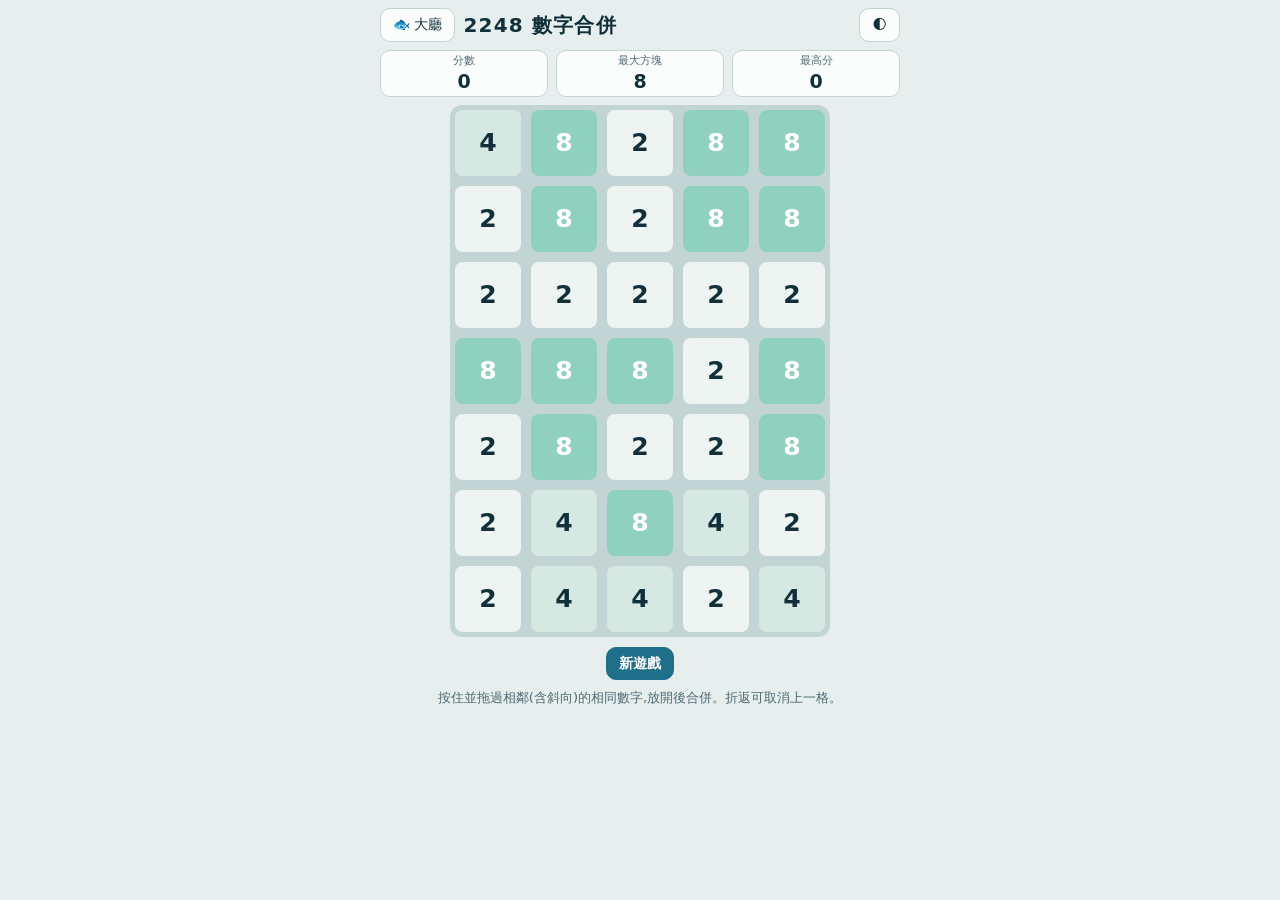
<file: games/g2248.html>
<!doctype html>
<html lang="zh-Hant">
<head>
<meta charset="utf-8">
<meta name="viewport" content="width=device-width,initial-scale=1,viewport-fit=cover">
<meta name="theme-color" content="#e6eeee">
<meta name="color-scheme" content="light dark">
<meta name="mobile-web-app-capable" content="yes">
<meta name="apple-mobile-web-app-capable" content="yes">
<meta name="apple-mobile-web-app-title" content="青魚 2248">
<link rel="manifest" href="manifest.webmanifest">
<link rel="icon" href="icons/icon-192.png" type="image/png">
<link rel="apple-touch-icon" href="icons/apple-touch-icon.png">
<title>青魚 2248 數字合併</title>
<link rel="stylesheet" href="qy.css">
<style>
.bw{width:max(200px,min(92vw,380px,calc((100dvh - 250px) * 5 / 7)));aspect-ratio:5/7;border-radius:12px;background:var(--line);touch-action:none;container-type:size;overflow:hidden}
.bg{position:absolute;width:20%;height:14.2857%;padding:1.2%}
.bg::before{content:"";display:block;width:100%;height:100%;border-radius:12%;background:var(--cell)}
.t{position:absolute;width:20%;height:14.2857%;padding:1.2%;z-index:3;transition:left .12s,top .22s cubic-bezier(.4,1.3,.6,1),opacity .15s,transform .15s}
.t i{display:flex;width:100%;height:100%;align-items:center;justify-content:center;border-radius:12%;font-style:normal;font-weight:800;font-size:clamp(14px,6.5vw,28px);font-size:6.6cqw;background:#222;color:#fff;font-variant-numeric:tabular-nums}
.t.sel i{outline:3px solid #fff;outline-offset:-3px;filter:brightness(1.12)}
.t.gone{opacity:0;transform:scale(.4)}
.t.big i{font-size:5cqw}
.t.v2 i{background:#eef4f2;color:#12303a}.t.v4 i{background:#d6e8e2;color:#12303a}.t.v8 i{background:#8fd0bf}.t.v16 i{background:#5fbfcf}
.t.v32 i{background:#3fa6c8}.t.v64 i{background:#2a86b5}.t.v128 i{background:#e9c36a;color:#3a2a08}.t.v256 i{background:#e8b24a;color:#3a2a08}
.t.v512 i{background:#e39a3b}.t.v1024 i{background:#dc7f35}.t.v2048 i{background:#d9534f}.t.v4096 i{background:#9b59b6}.t.v8192 i{background:#2c3e50}
#svg{position:absolute;inset:0;width:100%;height:100%;pointer-events:none;z-index:10}
#sum{position:absolute;left:50%;top:6px;transform:translateX(-50%);z-index:11;background:var(--ac);color:#fff;border-radius:999px;padding:2px 14px;font-weight:800;font-size:16px;display:none;pointer-events:none}
</style>
</head>
<body>
<header class="top"><a class="back" href="index.html">🐟 大廳</a><h1>2248 數字合併</h1><button class="ib" id="bTheme" type="button">🌓</button></header>
<div class="stats"><div class="stat"><small>分數</small><b id="sc">0</b></div><div class="stat"><small>最大方塊</small><b id="mx">2</b></div><div class="stat"><small>最高分</small><b id="bs">0</b></div></div>
<div class="bw" id="bw"><div id="board"></div><svg id="svg" viewBox="0 0 500 700" preserveAspectRatio="none"><polyline id="pl" fill="none" stroke="#fff" stroke-opacity=".85" stroke-width="12" stroke-linecap="round" stroke-linejoin="round"/></svg><div id="sum"></div>
<div class="ov" id="ov"><h2>遊戲結束</h2><p id="ovP"></p><button class="btn p" id="ovA" type="button">再來一局</button></div></div>
<div class="bar"><button class="btn p" id="bNew" type="button">新遊戲</button></div>
<p class="tip">按住並拖過相鄰(含斜向)的相同數字,放開後合併。折返可取消上一格。</p>
<script src="qy.js"></script>
<script>
const {$,LS}=QY,COLS=5,ROWS=7,KEY='qy.2248',BK='qy.best.2248';
let tiles=[],score=0,best=+LS.get(BK,0)||0,nid=1,over=false,busy=false,chain=[],pid=null;
const board=$('#board'),els=new Map(),bw=$('#bw');
for(let r=0;r<ROWS;r++)for(let c=0;c<COLS;c++){const d=document.createElement('div');d.className='bg';d.style.left=c*20+'%';d.style.top=r*100/ROWS+'%';board.appendChild(d)}
const grid=()=>{const g=Array.from({length:ROWS},()=>Array(COLS).fill(null));tiles.forEach(t=>{g[t.r][t.c]=t});return g};
function maxv(){return tiles.reduce((m,t)=>Math.max(m,t.v),2)}
function rnd(){
 const m=maxv(),pool=[2,4,8,16,32,64].filter(v=>v<=Math.max(8,m/4));
 let tot=0;const w=pool.map((v,i)=>{const x=1/Math.pow(1.9,i);tot+=x;return x});
 let x=Math.random()*tot;for(let i=0;i<pool.length;i++){x-=w[i];if(x<=0)return pool[i]}
 return pool[0];
}
function place(el,r,c){el.style.left=c*20+'%';el.style.top=r*100/ROWS+'%'}
function cls(t){return 't v'+(t.v>8192?'big':t.v)+(t.v>=1024?' big':'')+(t.sel?' sel':'')}
function sync(){
 const ids=new Set();
 for(const t of tiles){
  ids.add(t.id);
  let el=els.get(t.id);
  if(!el){
   el=document.createElement('div');el.innerHTML='<i></i>';els.set(t.id,el);board.appendChild(el);
   place(el,t.sr!==undefined?t.sr:t.r,t.c);
   el.className=cls(t);el.firstChild.textContent=t.v;
   void el.offsetWidth;
  }
  el.className=cls(t);el.firstChild.textContent=t.v;
  place(el,t.r,t.c);
  delete t.sr;
 }
 for(const [id,el] of els)if(!ids.has(id)){els.delete(id);el.classList.add('gone');setTimeout(()=>el.remove(),180)}
 $('#sc').textContent=score;$('#bs').textContent=best;$('#mx').textContent=maxv();
}
function hasMove(){
 const g=grid();
 for(let r=0;r<ROWS;r++)for(let c=0;c<COLS;c++){
  const t=g[r][c];if(!t)continue;
  for(let dr=-1;dr<=1;dr++)for(let dc=-1;dc<=1;dc++){
   if(!dr&&!dc)continue;const o=g[r+dr]&&g[r+dr][c+dc];
   if(o&&o.v===t.v)return true;
  }
 }
 return false;
}
function fill(){
 // 重力 + 補滿
 for(let c=0;c<COLS;c++){
  const col=tiles.filter(t=>t.c===c).sort((a,b)=>b.r-a.r);
  let r=ROWS-1;
  for(const t of col){t.r=r--}
  const miss=r+1;
  for(let k=0;k<miss;k++){tiles.push({id:nid++,v:rnd(),r:miss-1-k,c,sr:-1-k})}
 }
}
function save(){LS.set(KEY,{tiles:tiles.map(t=>({id:t.id,v:t.v,r:t.r,c:t.c})),score,over,nid})}
function setBest(){if(score>best){best=score;LS.set(BK,best)}}
function initBoard(){
 let tries=0;
 do{
  tiles=[];
  for(let c=0;c<COLS;c++)for(let r=0;r<ROWS;r++)tiles.push({id:nid++,v:rnd(),r,c});
  tries++;
 }while(!hasMove()&&tries<50);
}
function newGame(){
 for(const [,el] of els)el.remove();els.clear();
 tiles=[];score=0;over=false;busy=false;clearChain();nid=1;
 $('#ov').classList.remove('show');
 initBoard();sync();save();
}
function pow2ge(n){let p=1;while(p<n)p*=2;return p}
function clearChain(){
 chain.forEach(t=>{t.sel=false});chain=[];
 $('#pl').setAttribute('points','');$('#sum').style.display='none';
 for(const t of tiles){const el=els.get(t.id);if(el)el.className=cls(t)}
}
function drawChain(){
 for(const t of tiles){const el=els.get(t.id);if(el)el.className=cls(t)}
 $('#pl').setAttribute('points',chain.map(t=>((t.c+.5)*100)+','+((t.r+.5)*100)).join(' '));
 const s=$('#sum');
 if(chain.length>=2){s.style.display='block';s.textContent=pow2ge(chain[0].v*chain.length)}else s.style.display='none';
}
function cellAt(e,strict){
 const R=bw.getBoundingClientRect(),x=(e.clientX-R.left)/R.width*COLS,y=(e.clientY-R.top)/R.height*ROWS;
 const c=Math.floor(x),r=Math.floor(y);
 if(c<0||c>=COLS||r<0||r>=ROWS)return null;
 if(strict&&Math.hypot(x-c-.5,y-r-.5)>.42)return null;
 return tiles.find(t=>t.r===r&&t.c===c)||null;
}
bw.addEventListener('pointerdown',e=>{
 if(busy||over||pid!==null)return;
 if(e.pointerType==='mouse'&&e.button!==0)return;
 const t=cellAt(e,false);if(!t)return;
 pid=e.pointerId;try{bw.setPointerCapture(pid)}catch(x){}
 chain=[t];t.sel=true;drawChain();
});
bw.addEventListener('pointermove',e=>{
 if(e.pointerId!==pid||busy)return;
 const t=cellAt(e,true);if(!t)return;
 const last=chain[chain.length-1];if(t===last)return;
 if(chain.length>=2&&t===chain[chain.length-2]){last.sel=false;chain.pop();drawChain();return}
 if(chain.includes(t)||t.v!==last.v)return;
 if(Math.max(Math.abs(t.r-last.r),Math.abs(t.c-last.c))!==1)return;
 t.sel=true;chain.push(t);drawChain();
});
function endPtr(e,commit){
 if(e.pointerId!==pid)return;
 pid=null;try{bw.releasePointerCapture(e.pointerId)}catch(x){}
 if(commit&&chain.length>=2)resolve();else clearChain();
}
bw.addEventListener('pointerup',e=>endPtr(e,true));
bw.addEventListener('pointercancel',e=>endPtr(e,false));
bw.addEventListener('lostpointercapture',e=>{if(e.pointerId===pid)endPtr(e,false)});
function resolve(){
 busy=true;
 const ch=chain,last=ch[ch.length-1],val=pow2ge(ch[0].v*ch.length);
 const rem=new Set(ch.slice(0,-1));
 score+=val;setBest();
 tiles=tiles.filter(t=>!rem.has(t));
 last.v=val;
 chain=[];ch.forEach(t=>{t.sel=false});
 $('#pl').setAttribute('points','');$('#sum').style.display='none';
 sync();
 setTimeout(()=>{
  fill();sync();
  setTimeout(()=>{
   busy=false;
   if(!hasMove()){over=true;$('#ovP').textContent='最終分數 '+score;$('#ov').classList.add('show')}
   save();
  },260);
 },160);
}
function load(){
 const s=LS.get(KEY,null);
 try{
  if(s&&Array.isArray(s.tiles)&&s.tiles.length===ROWS*COLS&&s.tiles.every(t=>Number.isInteger(t.r)&&Number.isInteger(t.c)&&t.r>=0&&t.r<ROWS&&t.c>=0&&t.c<COLS&&t.v>=2)&&new Set(s.tiles.map(t=>t.r*COLS+t.c)).size===ROWS*COLS){
   tiles=s.tiles.map(t=>({id:t.id,v:t.v,r:t.r,c:t.c}));score=+s.score||0;nid=Math.max(+s.nid||1,...tiles.map(t=>t.id+1));
   over=!hasMove();sync();
   if(over){$('#ovP').textContent='最終分數 '+score;$('#ov').classList.add('show')}
   return;
  }
 }catch(e){}
 newGame();
}
$('#bNew').onclick=newGame;$('#ovA').onclick=newGame;
addEventListener('visibilitychange',()=>{if(document.hidden&&pid!==null){pid=null;clearChain()}});
load();
</script>
</body>
</html>
</file>
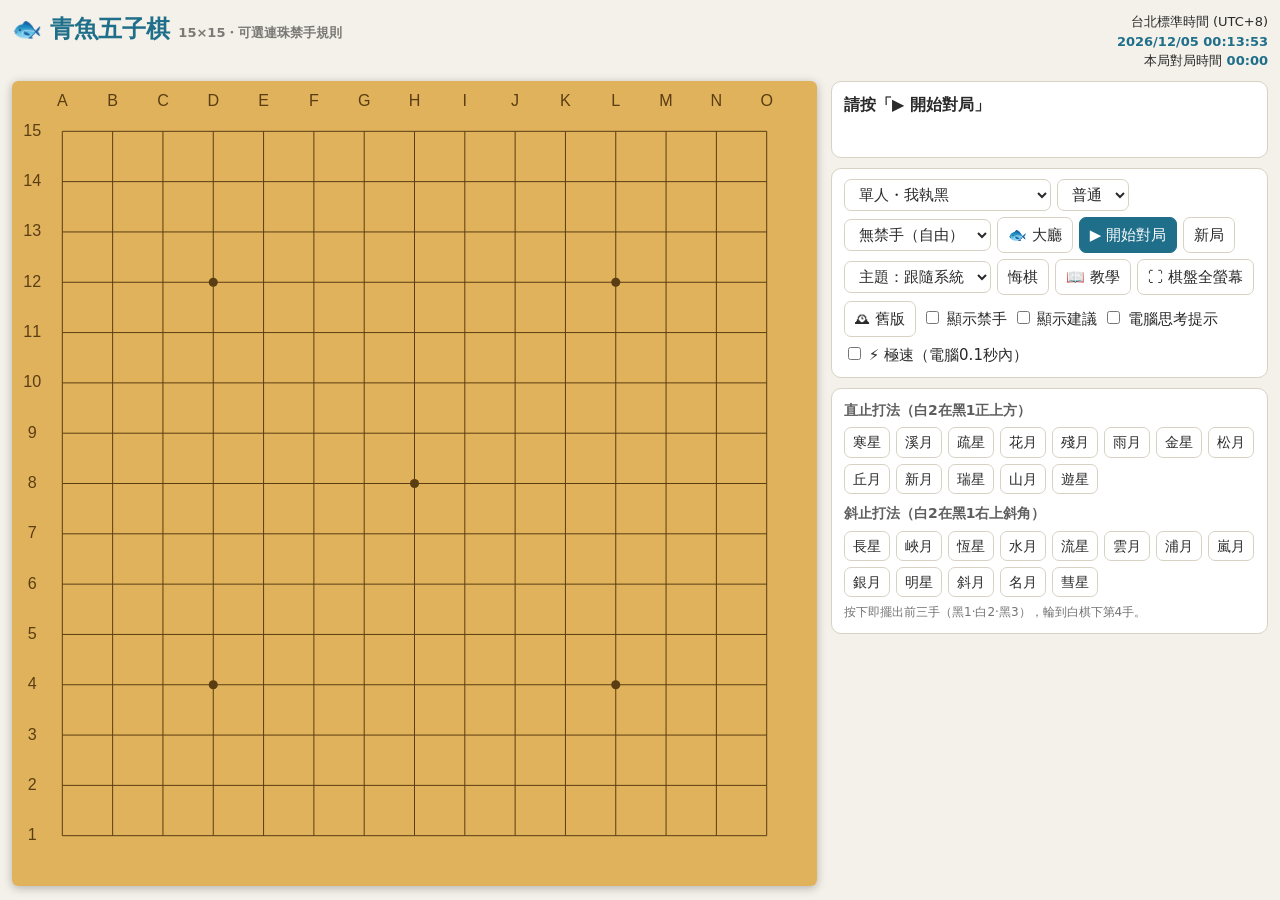
<file: games/gomoku.html>
<!DOCTYPE html>
<html lang="zh-Hant"><head><meta charset="utf-8">
<meta name="viewport" content="width=device-width, initial-scale=1, viewport-fit=cover">
<title>青魚五子棋</title>
<meta name="theme-color" content="#f4f1ea">
<link rel="manifest" href="manifest.webmanifest">
<link rel="icon" href="icons/icon-192.png" type="image/png">
<link rel="apple-touch-icon" href="icons/apple-touch-icon.png">
<meta name="mobile-web-app-capable" content="yes">
<meta name="apple-mobile-web-app-capable" content="yes">
<meta name="apple-mobile-web-app-title" content="青魚五子棋">
<meta name="apple-mobile-web-app-status-bar-style" content="black-translucent">
<meta name="color-scheme" content="light dark">
<style>
:root{color-scheme:light dark;--bar:#1f6f8b;--bg:#f4f1ea;--fg:#2a2a2a;--card:#fff;--ac:#1f6f8b;--bd:#d8d2c4;box-sizing:border-box;padding-top:env(safe-area-inset-top,0px);padding-bottom:env(safe-area-inset-bottom,0px)}
@media (prefers-color-scheme:dark){:root:not([data-theme="light"]){--bar:#17202a;--bg:#17202a;--fg:#e8e6e1;--card:#202c38;--ac:#5fb3d0;--bd:#33424f}}
:root[data-theme="light"]{color-scheme:light}
:root[data-theme="dark"]{color-scheme:dark;--bar:#17202a;--bg:#17202a;--fg:#e8e6e1;--card:#202c38;--ac:#5fb3d0;--bd:#33424f}
body::before{content:"";position:fixed;top:0;left:0;right:0;height:env(safe-area-inset-top,0px);background:var(--bar);z-index:8;pointer-events:none}
*{box-sizing:border-box}html{scroll-padding-top:env(safe-area-inset-top,0px)}
body{margin:0;padding-left:env(safe-area-inset-left,0px);padding-right:env(safe-area-inset-right,0px);background:var(--bg);color:var(--fg);font:15px/1.6 system-ui,"Noto Sans TC","PingFang TC","Microsoft JhengHei",sans-serif}
.hd{display:flex;justify-content:space-between;align-items:flex-start;gap:8px;flex-wrap:wrap;padding-right:12px}#ck{margin-top:12px;margin-left:auto;padding-left:12px;text-align:right;font-size:13px;line-height:1.5;font-variant-numeric:tabular-nums}#ck b{color:var(--ac)}#fish{cursor:pointer;user-select:none}
h1{margin:10px 12px 0;font-size:24px;color:var(--ac)}h1 small{font-size:13px;color:var(--fg);opacity:.6;margin-left:8px}
.wrap{display:flex;flex-wrap:wrap;gap:14px;padding:10px 12px;max-width:1400px;margin:auto;justify-content:center}
canvas{border-radius:6px;box-shadow:0 2px 10px #0004;touch-action:manipulation;max-width:100%;height:auto;aspect-ratio:1;-webkit-touch-callout:none;-webkit-user-select:none;user-select:none;-webkit-tap-highlight-color:transparent}
.side{flex:1;min-width:280px;display:flex;flex-direction:column;gap:10px}
.card{background:var(--card);border:1px solid var(--bd);border-radius:10px;padding:10px 12px}
.card h3{margin:0 0 6px;font-size:14px;opacity:.75}
button,select{font:inherit;color:var(--fg);background:var(--card);border:1px solid var(--bd);border-radius:7px;padding:5px 10px;cursor:pointer}
button:hover{border-color:var(--ac)}button.p{background:var(--ac);color:#fff;border-color:var(--ac)}
.row{display:flex;flex-wrap:wrap;gap:6px;align-items:center}
.op button{padding:3px 8px;font-size:14px}
#st{font-weight:600;font-size:16px}#pat{min-height:26px;color:var(--ac);font-weight:700}
#log{font-size:13px;opacity:.8;max-height:90px;overflow:auto}
#md{position:fixed;inset:0;background:#0009;display:none;align-items:center;justify-content:center;z-index:9;padding:12px}
#md>div{background:var(--card);max-width:640px;max-height:88vh;overflow:auto;border-radius:12px;padding:16px 20px}
#md h2{margin:0 0 6px;color:var(--ac)}#md h4{margin:12px 0 2px}#md p{margin:2px 0}
a.btn{font:inherit;color:var(--fg);background:var(--card);border:1px solid var(--bd);border-radius:7px;padding:5px 10px;text-decoration:none;display:inline-block}a.btn:hover{border-color:var(--ac)}
button:disabled{opacity:.45;cursor:not-allowed}
#fsbar{display:none}body.fsb #fsbar{display:flex}
body.fsb .hd,body.fsb .card.op,body.fsb #ctl,body.fsb #log,body.fsb #hint{display:none}
body.fsb .wrap{max-width:none;padding:6px;gap:8px;justify-content:center;align-items:flex-start}
body.fsb .side{flex:1 1 100%;min-width:0;gap:6px}
body.fsb.ls .wrap{flex-wrap:nowrap}body.fsb.ls .side{flex:0 0 190px}
#ski{font-size:13px;line-height:1.6}
.t{display:grid;grid-template-columns:auto 1fr;gap:2px 10px;font-size:14px}.t b{color:var(--ac);white-space:nowrap}
</style></head><body>
<div class="hd"><h1><span id="fish">🐟</span> 青魚五子棋<small>15×15・可選連珠禁手規則</small></h1><div id="ck"></div></div>
<div class="wrap">
<canvas id="cv"></canvas>
<div class="side">
<div class="card" id="stc"><div id="st"></div><div id="pat"></div><div class="row" id="fsbar"><button class="p" onclick="go()">▶ 開始</button><button onclick="nw()">新局</button><button onclick="undo()">悔棋</button><button onclick="tf()">✕ 退出全螢幕</button></div><div id="hint" style="font-size:14px;margin-top:4px"></div><div id="log"></div></div>
<div class="card" id="skc" style="display:none"><h3>技能五子棋（無禁手規則，每項技能每人限用一次）</h3><div id="ski"></div><div class="row" id="skb" style="margin-top:6px"></div><div style="font-size:12px;opacity:.65;margin-top:6px">🎯 雙管齊下：這回合連下兩子　💨 飛沙走石：移除對手一子　🔒 封印：封鎖一個空點，對手下一回合不能下。技能模式不能悔棋。</div></div>
<div class="card" id="ctl"><div class="row">
<select id="mode"><option value="1">單人・我執黑</option><option value="2">單人・我執白</option><option value="0">雙人對弈</option><option value="3">巴巴博弈（電腦對電腦）</option><option value="4">技能五子棋（雙人）</option></select>
<select id="lv"><option value="0">簡單</option><option value="1" selected>普通</option><option value="2">困難</option></select><select id="lv2" style="display:none" title="白棋電腦強度"><option value="0">白：簡單</option><option value="1">白：普通</option><option value="2" selected>白：困難</option></select><select id="ru"><option value="1">有禁手（連珠）</option><option value="0" selected>無禁手（自由）</option></select>
<a class="btn" id="lobby" href="index.html">🐟 大廳</a><button class="p" onclick="go()">▶ 開始對局</button><button onclick="nw()">新局</button><select id="th" onchange="setTheme(this.value)" title="主題"><option value="">主題：跟隨系統</option><option value="light">白色</option><option value="dark">黑色</option></select><button onclick="undo()">悔棋</button><button id="ins" style="display:none" onclick="inst()">📲 安裝</button>
<button onclick="$('#md').style.display='flex'">📖 教學</button><button onclick="tf()">⛶ 棋盤全螢幕</button><a class="btn" href="https://qene-fish-master.github.io/qene-fish-Gomoku-Classic/" target="_blank" rel="noopener">🕰 舊版</a>
<label><input type="checkbox" id="fb" onchange="draw()"> 顯示禁手</label> <label><input type="checkbox" id="sg" onchange="showHint();draw()"> 顯示建議</label> <label><input type="checkbox" id="tk" onchange="if(!this.checked&&cvc){$('#hint').textContent='';hp=null;draw()}status()"> 電腦思考提示</label> <label><input type="checkbox" id="fs" onchange="if(this.checked&&cvc){$('#hint').textContent='';hp=null;draw()}status()"> ⚡ 極速（電腦0.1秒內）</label></div></div>
<div class="card op"><h3>直止打法（白2在黑1正上方）</h3><div class="row" id="od"></div>
<h3 style="margin-top:8px">斜止打法（白2在黑1右上斜角）</h3><div class="row" id="oi"></div>
<div style="font-size:12px;opacity:.65;margin-top:6px">按下即擺出前三手（黑1·白2·黑3），輪到白棋下第4手。</div></div>
</div></div>
<div id="md" onclick="if(event.target==this)this.style.display='none'"><div>
<h2>青魚五子棋 教學</h2>
<h4>基本規則</h4><p>可在上方選擇電腦強度（簡單／普通／困難）與規則：「有禁手」為連珠規則，「無禁手」為自由規則（黑白皆五子以上即勝）。</p><p>黑先白後，輪流下在 15×15 交叉點。先在橫、直、斜連成「剛好五子」者勝。單人模式由電腦對弈；雙人模式可兩人輪流下。</p>
<h4>黑棋禁手（白棋無限制）</h4>
<div class="t"><b>三三禁手</b><span>一手同時形成兩個以上活三。</span><b>四四禁手</b><span>一手同時形成兩個以上的四。</span><b>長連禁手</b><span>連成六子以上。</span></div>
<p>黑棋若同時成五，則成五優先、不算禁手。禁手點會以紅色 ✕ 標示，黑棋下在該處會被拒絕。</p>
<h4>招式名稱</h4>
<div class="t"><b>活二</b><span>兩子相連，兩端有空，有機會發展為活三。</span><b>眠三</b><span>三子，一端被堵，只能成沖四。</span>
<b>活三</b><span>再下一手就成活四的三子，必須立即防守。</span><b>沖四</b><span>四子，只有一個點能成五，對手必須擋住。</span>
<b>活四</b><span>兩端都能成五，對手無法同時防守，必勝。</span><b>連五</b><span>五子連線，獲勝。</span>
<b>四三</b><span>同時有一個四和一個活三，威力強大的致勝招。</span><b>三三</b><span>同時兩個活三（黑棋禁手）。</span>
<b>四四</b><span>同時兩個四（黑棋禁手）。</span><b>長連</b><span>六子以上（黑棋禁手）。</span></div>
<h4>珠型（開局）</h4><p>連珠比賽前三手固定為「珠型」，共 26 種：白2在黑1正旁（直止）有 13 種，在斜角（斜止）有 13 種。右側按鈕可直接擺出開局來練習。</p>
<h4>技能五子棋（雙人）</h4><p>在模式選單選「技能五子棋」。此模式固定使用無禁手規則（五子以上即勝），每人每項技能限用一次，用完會變灰色。</p>
<div class="t"><b>🎯 雙管齊下</b><span>按下後這回合連續下兩子；若第一子就連成五子，立刻獲勝。</span><b>💨 飛沙走石</b><span>按下後點選一顆對手的棋子，將它移除，然後換對手。</span><b>🔒 封印</b><span>按下後點選一個空點，對手下一回合不能下在那裡（棋盤上以紅色「封」標示）。</span></div>
<h4>全螢幕棋盤</h4><p>按「⛶ 棋盤全螢幕」會隱藏其他功能、放大棋盤，方便手機點擊；上方留有「開始／新局／悔棋／退出」按鈕。</p>
<h4>小技巧</h4><p>① 先搶中央，向多個方向發展。② 看到對手活三立即擋。③ 自己用連續沖四逼對手，再創造四三。④ 執白時，可利用黑棋禁手點，逼黑棋無法落子。</p>
<p style="text-align:right"><button class="p" onclick="$('#md').style.display='none'">開始遊玩</button></p>
</div></div>
<script>
const $=s=>document.querySelector(s),N=15,B=1,W=2,D=[[1,0],[0,1],[1,1],[1,-1]];
const DN='寒星 溪月 疏星 花月 殘月 雨月 金星 松月 丘月 新月 瑞星 山月 遊星'.split(' '),
IN='長星 峽月 恆星 水月 流星 雲月 浦月 嵐月 銀月 明星 斜月 名月 彗星'.split(' ');
const DP=[[0,2],[1,2],[2,2],[1,1],[2,1],[1,0],[2,0],[0,-1],[1,-1],[2,-1],[0,-2],[1,-2],[2,-2]],
IP=[[2,2],[1,2],[0,2],[-1,2],[-2,2],[0,1],[-1,1],[-2,1],[-1,0],[-2,0],[-1,-1],[-2,-1],[-2,-2]];
let bd,turn,hist,over,mode,me,S,C,fr=1,tm,cvc=0,t0=Date.now(),te=0,base=0,sk=0,pend=null,seal=null,nl=0,skl={},fsm=0;function sched(){tm=setTimeout(ai,$('#fs').checked?10:$('#tk').checked?(cvc?900:600):60)}
let dp=0,st=0,started=0,hp=null;function explain(r,c,p,a,d){bd[r][c]=p;const x=an(r,c,p);bd[r][c]=0;return a>=1e6?'可以連成五子，直接獲勝！':d>=1e6?'對手下在這裡就會連五，必須擋住！':x.f&&x.t?'形成「四三」，威力強大':x.nm.length?'形成'+x.nm.join('・'):d>=500?'封堵對手的進攻點（對手下這裡會形成四或活三）':'擴展形勢、靠近中央'}
function showHint(){hp=null;const h=$('#hint');if(!cvc||over)h.textContent='';if(sk||!started||over||cvc||!$('#sg').checked||(mode&&turn!=me))return;if(!hist.length){hp=[7,7];h.textContent='💡 建議：先下天元 H8，搶佔中央。';return}const p=turn,q=3-p;let b=null;for(const[r,c]of cand()){if(p==B&&foul(r,c))continue;const a=sc(r,c,p),d=(q==B&&foul(r,c))?0:sc(r,c,q),v=a+d*.95-Math.hypot(r-7,c-7);if(!b||v>b.v)b={v,r,c,a,d}}if(!b)return;const{r,c,a,d}=b;hp=[r,c];const why=explain(r,c,p,a,d);h.textContent='💡 建議：'+(p==B?'黑':'白')+'棋下 '+'ABCDEFGHIJKLMNO'[c]+(15-r)+'（'+why+'）'}function setTheme(v){try{localStorage.setItem('qy-theme',v||'')}catch(x){}if(v)document.documentElement.dataset.theme=v;else delete document.documentElement.dataset.theme;const d=v=='dark'||(!v&&matchMedia('(prefers-color-scheme:dark)').matches),m=document.querySelector('meta[name=theme-color]');if(m)m.content=d?'#17202a':'#f4f1ea'}function go(){if(started||over)return;started=1;t0=Date.now();status();draw();if(mode&&turn!=me)sched()}const cv=$('#cv'),cx=cv.getContext('2d');
const g=(r,c)=>r<0||c<0||r>=N||c>=N?-1:bd[r][c];
function run(r,c,dr,dc){const p=bd[r][c];let a=0,b=0;while(g(r-(a+1)*dr,c-(a+1)*dc)==p)a++;while(g(r+(b+1)*dr,c+(b+1)*dc)==p)b++;return[a+b+1,a,b]}
function fl(r,c,p,dr,dc){const o=[];for(let k=-4;k<=4;k++){const x=r+k*dr,y=c+k*dc;if(g(x,y)!=0)continue;bd[x][y]=p;const[n,a,b]=run(x,y,dr,dc);bd[x][y]=0;if((p==W||!fr?n>=5:n==5)&&-k>=-a&&-k<=b)o.push([x,y])}return o}
function o3(r,c,p,dr,dc){for(let k=-3;k<=3;k++){const x=r+k*dr,y=c+k*dc;if(g(x,y)!=0)continue;if(p==B&&fr&&st&&dp<2){dp++;const f=foul(x,y);dp--;if(f)continue}bd[x][y]=p;const l=fl(x,y,p,dr,dc).length;bd[x][y]=0;if(l>=2)return 1}return 0}
function an(r,c,p){let five=0,over=0,f=0,t=0,nm=[];for(const[dr,dc]of D){const n=run(r,c,dr,dc)[0];if(n==5||((p==W||!fr)&&n>5)){five=1;continue}if(n>5){over=1;continue}
const l=fl(r,c,p,dr,dc).length;if(l){const db=l>1&&n!=4;f+=db?2:1;nm.push(db?'四四':l>1?'活四':'沖四')}else if(o3(r,c,p,dr,dc)){t++;nm.push('活三')}}return{five,over,f,t,nm}}
function foul(r,c){if(!fr||bd[r][c])return'';bd[r][c]=B;const o=st;st=0;let a=an(r,c,B);if(!a.five&&!a.over&&a.f<2&&a.t>=2){st=1;a=an(r,c,B)}st=o;bd[r][c]=0;if(a.five)return'';return a.over?'長連禁手':a.f>=2?'四四禁手':a.t>=2?'三三禁手':''}
function cand(){const o=[];for(let r=0;r<N;r++)for(let c=0;c<N;c++){if(bd[r][c])continue;let ok=0;for(let i=-2;i<=2&&!ok;i++)for(let j=-2;j<=2;j++)if(g(r+i,c+j)>0){ok=1;break}if(ok)o.push([r,c])}return o}
function say(t){$('#pat').textContent=t}
function status(m){$('#st').textContent=(cvc?'【巴巴博弈】':sk?'【技能五子棋】':'')+(m||(over?'':(turn==B?'⚫ 黑棋':'⚪ 白棋')+'落子'+(mode&&turn!=me?($('#tk').checked&&!$('#fs').checked?'　🤔 電腦思考中…':''):'')));showHint();renderSkills();if(fsm)size()}
function play(r,c){if(over||!started||bd[r][c])return;const p=turn;
 if(sk&&seal&&seal.f==p&&seal.r==r&&seal.c==c){say('🔒 這個點被封印，這回合不能下！');return}
 if(p==B&&fr){const f=foul(r,c);if(f){say('🚫 '+f+'！黑棋不能下這裡');return}}
 bd[r][c]=p;hist.push([r,c,p]);nl=0;const a=an(r,c,p),who=p==B?'黑':'白';let nm=a.nm.slice();
 if(a.f&&a.t)nm=['四三'];else if(a.f>=2)nm=['四四'];else if(a.t>=2)nm=['三三'];
 if(a.five){over=1;nm=['連五']}
 const t=nm.join('・');say(t?who+'棋：'+t:'');
 if(t){const d=document.createElement('div');d.textContent=hist.length+'. '+who+' '+'ABCDEFGHIJKLMNO'[c]+(15-r)+' '+t;d.dataset.n=hist.length;$('#log').prepend(d)}
 if(over)status((p==B?'⚫ 黑棋':'⚪ 白棋')+'獲勝！🎉');
 else if(emp()==0){over=1;status('和棋')}
 else if(sk&&pend&&pend.k=='d'&&pend.left==2){pend.left=1;skl[p].d--;say((t?who+'棋：'+t+'｜':'')+'🎯 請再下第二子');status()}
 else{pend=null;if(seal&&seal.f==p)seal=null;turn=3-p;status();if(mode&&turn!=me)sched()}
 draw()}
const T=[0,[0,1,3],[0,5,30],[0,40,400],[0,600,6000]];
function sc(r,c,p){bd[r][c]=p;let s=0,f=0,t=0;for(const[dr,dc]of D){const[n,a,b]=run(r,c,dr,dc);if(n>=5){s+=1e6;continue}
const e=(g(r-(a+1)*dr,c-(a+1)*dc)==0)+(g(r+(b+1)*dr,c+(b+1)*dc)==0);s+=T[n][e];
const l=fl(r,c,p,dr,dc).length;if(l){f++;s+=l>1?8000:500}else if(o3(r,c,p,dr,dc)){t++;s+=400}}
if(f&&t)s+=3000;if(f>1)s+=5000;if(t>1)s+=2000;bd[r][c]=0;return s}
function ai(){if(over||!started||!mode||turn==me)return;const ts=performance.now(),fm=$('#fs').checked,t1=ts+(fm?80:1e12),t2=ts+(fm?55:1e12),p=turn,q=3-p,lv=+$(cvc&&p==W?'#lv2':'#lv').value;if(!hist.length){play(7,7);return}
const L=[];let cs=cand();if(fm){const l=hist[hist.length-1];cs.sort((x,y)=>Math.hypot(x[0]-l[0],x[1]-l[1])-Math.hypot(y[0]-l[0],y[1]-l[1]))}for(const[r,c]of cs){if(L.length&&performance.now()>t2)break;if(p==B&&foul(r,c))continue;const a=sc(r,c,p),d=(q==B&&foul(r,c))?0:sc(r,c,q);
 L.push([lv==0?a+d*.5+Math.random()*700:a+d*.95-Math.hypot(r-7,c-7)+Math.random(),r,c,a,d])}
if(!L.length){over=1;status(cvc?'無處可下，和棋':'電腦無處可下，你贏了！');return}
L.sort((x,y)=>y[0]-x[0]);let b=L[0];
if(lv==2&&b[3]<1e6&&b[4]<1e6){let bs=-1e9;for(const x of L.slice(0,8)){if(performance.now()>t1)break;bd[x[1]][x[2]]=p;let m=0,to=0;for(const[r,c]of cand()){if(performance.now()>t1){to=1;break}if(q==B&&foul(r,c))continue;m=Math.max(m,sc(r,c,q))}bd[x[1]][x[2]]=0;if(to)break;const v=x[0]-(m>=8000?.7*m:.15*m);if(v>bs){bs=v;b=x}}}
else if(lv==0&&Math.random()<.2&&b[3]<1e6)b=L[Math.min(L.length-1,1+(Math.random()*4|0))];
if(cvc&&$('#tk').checked&&!$('#fs').checked){hp=[b[1],b[2]];$('#hint').textContent='🤖 '+(p==B?'黑':'白')+'棋電腦打算下 '+'ABCDEFGHIJKLMNO'[b[2]]+(15-b[1])+'（'+explain(b[1],b[2],p,b[3],b[4])+'）';draw();tm=setTimeout(()=>{hp=null;play(b[1],b[2])},700);return}
play(b[1],b[2])}
function nw(op){clearTimeout(tm);const m=+$('#mode').value;sk=m==4;fr=sk?0:+$('#ru').value;$('#ru').disabled=sk;pend=null;seal=null;nl=0;skl={1:{d:1,r:1,s:1},2:{d:1,r:1,s:1}};bd=Array.from({length:N},()=>Array(N).fill(0));hist=[];over=0;turn=B;$('#log').innerHTML='';$('#hint').textContent='';say('');
 mode=m>0&&m!=4;cvc=m==3;$('#lv2').style.display=cvc?'':'none';me=m==2?W:cvc?0:B;t0=Date.now();te=0;
 if(op){const[x,y,w]=op;[[7,7,B],[6,w?8:7,W],[7-y,7+x,B]].forEach(([r,c,p])=>{bd[r][c]=p;hist.push([r,c,p])});turn=W}
 base=hist.length;started=0;status('請按「▶ 開始對局」');draw()}
function undo(){if(cvc||!started)return;if(sk){say('技能模式不能悔棋');return}if(hist.length<=base)return;if(mode&&!hist.slice(base).some(h=>h[2]==me))return;clearTimeout(tm);te=0;do{hist.pop()}while(mode&&hist.length>base&&hist[hist.length-1][2]==me);
 bd=Array.from({length:N},()=>Array(N).fill(0));hist.forEach(([r,c,p])=>bd[r][c]=p);over=0;turn=hist.length?3-hist[hist.length-1][2]:B;say('');document.querySelectorAll('#log div').forEach(d=>{if(+d.dataset.n>hist.length)d.remove()});status();draw();if(mode&&!over&&turn!=me)sched()}
function emp(){let n=0;for(const r of bd)for(const x of r)if(!x)n++;return n}
function cn(p){let n=0;for(const r of bd)for(const x of r)if(x==p)n++;return n}
function lg(p){return emp()-(seal&&seal.f==p&&!bd[seal.r][seal.c]?1:0)}
function pos(r,c){return'ABCDEFGHIJKLMNO'[c]+(15-r)}
function lgm(t){const d=document.createElement('div');d.textContent=t;d.dataset.n=hist.length;$('#log').prepend(d)}
function renderSkills(){const c=$('#skc');c.style.display=sk?'':'none';if(!sk)return;
 const nm={d:'🎯 雙管齊下',r:'💨 飛沙走石',s:'🔒 封印'},tp={d:'這回合連下兩子',r:'移除對手一顆棋子',s:'封鎖一個空點，對手下一回合不能下'},p=turn,b=$('#skb'),on=started&&!over,f=q=>'🎯'+skl[q].d+' 💨'+skl[q].r+' 🔒'+skl[q].s;
 b.innerHTML='';
 for(const k of['d','r','s']){const e=document.createElement('button');e.textContent=nm[k]+' ×'+skl[p][k];e.title=tp[k];
  e.disabled=!on||!skl[p][k]||!!(pend&&pend.k=='d'&&pend.left<2);if(pend&&pend.k==k)e.className='p';e.onclick=()=>useSkill(k);b.append(e)}
 $('#ski').innerHTML=(on?(p==B?'⚫ 黑棋':'⚪ 白棋')+'的回合・':'')+'剩餘技能　⚫ 黑 '+f(B)+'　⚪ 白 '+f(W)}
function useSkill(k){if(!sk||!started||over)return;const p=turn;
 if(pend){if(pend.k=='d'&&pend.left<2)return;const same=pend.k==k;pend=null;if(same){say('');status();draw();return}}
 if(!skl[p][k])return;
 if(k=='d'&&lg(p)<2){say('空位不足，無法使用雙管齊下');status();return}
 if(k=='r'&&!cn(3-p)){say('對手場上沒有棋子可移除');status();return}
 if(k=='s'&&emp()<2){say('空位不足，無法使用封印');status();return}
 pend={k,left:2};say(k=='d'?'🎯 雙管齊下：請連續下兩子':k=='r'?'💨 飛沙走石：請點選一顆對手的棋子':'🔒 封印：請點選一個空點');status();draw()}
function endTurn(p){pend=null;if(seal&&seal.f==p)seal=null;turn=3-p;status()}
function act(r,c){if(sk&&pend&&!over){const p=turn;
  if(pend.k=='r'){if(bd[r][c]!=3-p){say('請點選對手的棋子');return}bd[r][c]=0;hist=hist.filter(h=>!(h[0]==r&&h[1]==c));skl[p].r--;nl=1;lgm((p==B?'黑':'白')+' 💨 飛沙走石 移除 '+pos(r,c));say((p==B?'黑':'白')+'棋：💨 飛沙走石，移除了 '+pos(r,c));endTurn(p);draw();return}
  if(pend.k=='s'){if(bd[r][c]){say('請點選空點');return}seal={r,c,f:3-p};skl[p].s--;lgm((p==B?'黑':'白')+' 🔒 封印 '+pos(r,c));say((p==B?'黑':'白')+'棋：🔒 封印了 '+pos(r,c));endTurn(p);draw();return}}
 play(r,c)}
let ip=null;
$('#lobby').onclick=e=>{if(started&&!over&&hist.length>base&&!confirm('離開會放棄目前這一局,確定回大廳嗎?'))e.preventDefault()};
function tf(){fsm=!fsm;document.body.classList.toggle('fsb',fsm);
 try{if(fsm&&document.documentElement.requestFullscreen&&!document.fullscreenElement){const q=document.documentElement.requestFullscreen();if(q&&q.catch)q.catch(()=>{})}else if(!fsm&&document.fullscreenElement)document.exitFullscreen()}catch(x){}
 size()}
document.addEventListener('fullscreenchange',()=>{if(!document.fullscreenElement&&fsm){fsm=0;document.body.classList.remove('fsb');size()}});
function draw(){if(!bd)return;cx.fillStyle='#e0b25c';cx.fillRect(0,0,S,S);cx.strokeStyle='#5a3d12';cx.fillStyle='#5a3d12';cx.lineWidth=1;cx.font=C*.32+'px sans-serif';cx.textAlign='center';cx.textBaseline='middle';
 for(let i=0;i<N;i++){const p=C*(i+1);cx.beginPath();cx.moveTo(C,p);cx.lineTo(C*15,p);cx.moveTo(p,C);cx.lineTo(p,C*15);cx.stroke();cx.fillText('ABCDEFGHIJKLMNO'[i],p,C*.4);cx.fillText(15-i,C*.4,p)}
 [[3,3],[3,11],[7,7],[11,3],[11,11]].forEach(([r,c])=>{cx.beginPath();cx.arc(C*(c+1),C*(r+1),C*.09,0,7);cx.fill()});
 for(let r=0;r<N;r++)for(let c=0;c<N;c++){const p=bd[r][c];if(!p)continue;const x=C*(c+1),y=C*(r+1),R=C*.44;
  const gr=cx.createRadialGradient(x-R*.3,y-R*.3,R*.1,x,y,R);gr.addColorStop(0,p==B?'#666':'#fff');gr.addColorStop(1,p==B?'#000':'#cfcfcf');
  cx.fillStyle=gr;cx.beginPath();cx.arc(x,y,R,0,7);cx.fill()}
 if(seal){const x=C*(seal.c+1),y=C*(seal.r+1);cx.fillStyle='#c0392bdd';cx.beginPath();cx.arc(x,y,C*.34,0,7);cx.fill();cx.fillStyle='#fff';cx.font='bold '+C*.4+'px sans-serif';cx.fillText('封',x,y+1)}
 if(sk&&pend&&pend.k=='r'&&!over){cx.strokeStyle='#d00';cx.lineWidth=2;for(let r=0;r<N;r++)for(let c=0;c<N;c++)if(bd[r][c]==3-turn){cx.beginPath();cx.arc(C*(c+1),C*(r+1),C*.5,0,7);cx.stroke()}}
 const l=hist[hist.length-1];if(l&&!nl){cx.fillStyle='#e22';cx.beginPath();cx.arc(C*(l[1]+1),C*(l[0]+1),C*.1,0,7);cx.fill()}
 if(hp){cx.strokeStyle='#1f6f8b';cx.lineWidth=3;cx.beginPath();cx.arc(C*(hp[1]+1),C*(hp[0]+1),C*.3,0,7);cx.stroke()}
 if(fr&&!over&&turn==B&&$('#fb').checked&&(!mode||me==B)){cx.strokeStyle='#d00';cx.lineWidth=2;const k=C*.17;
  for(const[r,c]of cand())if(foul(r,c)){const x=C*(c+1),y=C*(r+1);cx.beginPath();cx.moveTo(x-k,y-k);cx.lineTo(x+k,y+k);cx.moveTo(x+k,y-k);cx.lineTo(x-k,y+k);cx.stroke()}}}
function size(){const w=$('.wrap'),ls=!!fsm&&innerWidth>innerHeight*1.2,rs=getComputedStyle(document.documentElement),ph=(parseFloat(rs.paddingTop)||0)+(parseFloat(rs.paddingBottom)||0);document.body.classList.toggle('ls',ls);let m;
 if(fsm){const sd=$('.side');
  m=ls?Math.min(innerHeight-ph-16,w.clientWidth-190-8-16):Math.min(w.clientWidth-16,innerHeight-ph-16-(sd.offsetHeight||0)-8-6);m=Math.min(m,1400)}
 else{const av=w.clientWidth-24,hl=innerHeight-ph-($('.hd').offsetHeight||0)-24;
  m=av>=840?Math.max(Math.min(av-14-290,hl,1000),360):Math.min(av,900,Math.max(hl,360))}
 S=Math.max(200,Math.floor(m));C=S/16;const d=devicePixelRatio||1;cv.width=cv.height=S*d;cv.style.width=S+'px';cv.style.height='';cx.setTransform(d,0,0,d,0,0);draw()}
cv.onclick=e=>{const b=cv.getBoundingClientRect(),c=Math.round((e.clientX-b.left)*(S/b.width)/C-1),r=Math.round((e.clientY-b.top)*(S/b.height)/C-1);
 if(r<0||c<0||r>=N||c>=N||over||(mode&&turn!=me))return;if(!started){say('請先按「▶ 開始對局」');return}act(r,c)};
[['od',DN,DP,0],['oi',IN,IP,1]].forEach(([id,ns,ps,w])=>ns.forEach((n,i)=>{const b=document.createElement('button');b.textContent=n;b.onclick=()=>nw([...ps[i],w]);$('#'+id).append(b)}));
$('#mode').onchange=$('#ru').onchange=()=>nw();addEventListener('resize',size);
const fm=new Intl.DateTimeFormat('zh-TW',{timeZone:'Asia/Taipei',hourCycle:'h23',year:'numeric',month:'2-digit',day:'2-digit',hour:'2-digit',minute:'2-digit',second:'2-digit'});
function tick(){if(over&&!te)te=Date.now();const e=!started?0:Math.floor(((over&&te?te:Date.now())-t0)/1000),z=x=>String(x).padStart(2,'0');
 let t='';try{t=fm.format(new Date())}catch(x){t=new Date().toLocaleString()}
 $('#ck').innerHTML='台北標準時間 (UTC+8)<br><b>'+t+'</b><br>本局對局時間 <b>'+z(e/60|0)+':'+z(e%60)+'</b>'+(over?'（已結束）':'')}
let eg=0,ec=0,et;$('#fish').onclick=()=>{ec++;clearTimeout(et);et=setTimeout(()=>ec=0,1500);
 if(ec>=5&&!eg){eg=1;
 say('🐟 巴巴博弈已在模式選單中：左邊選黑棋強度，右邊選白棋強度');}};
setInterval(tick,250);tick();
addEventListener('keydown',e=>{if(e.key!='Escape')return;const m=$('#md');if(m.style.display=='flex')m.style.display='none';else if(fsm)tf()});
const sa=()=>matchMedia('(display-mode:standalone)').matches||navigator.standalone;
addEventListener('beforeinstallprompt',e=>{e.preventDefault();ip=e;if(!sa())$('#ins').style.display=''});
addEventListener('appinstalled',()=>{ip=null;$('#ins').style.display='none'});
function inst(){if(!ip)return;const p=ip;ip=null;$('#ins').style.display='none';try{p.prompt()}catch(x){}}
if('serviceWorker'in navigator&&/^https?:$/.test(location.protocol))addEventListener('load',()=>{navigator.serviceWorker.register('sw.js').catch(()=>{})});
try{const v=localStorage.getItem('qy-theme');if(v){$('#th').value=v;setTheme(v)}else setTheme('')}catch(x){setTheme('')}
try{matchMedia('(prefers-color-scheme:dark)').addEventListener('change',()=>setTheme($('#th').value))}catch(x){}
addEventListener('orientationchange',()=>setTimeout(size,250));
size();nw();
</script></body></html>
</file>
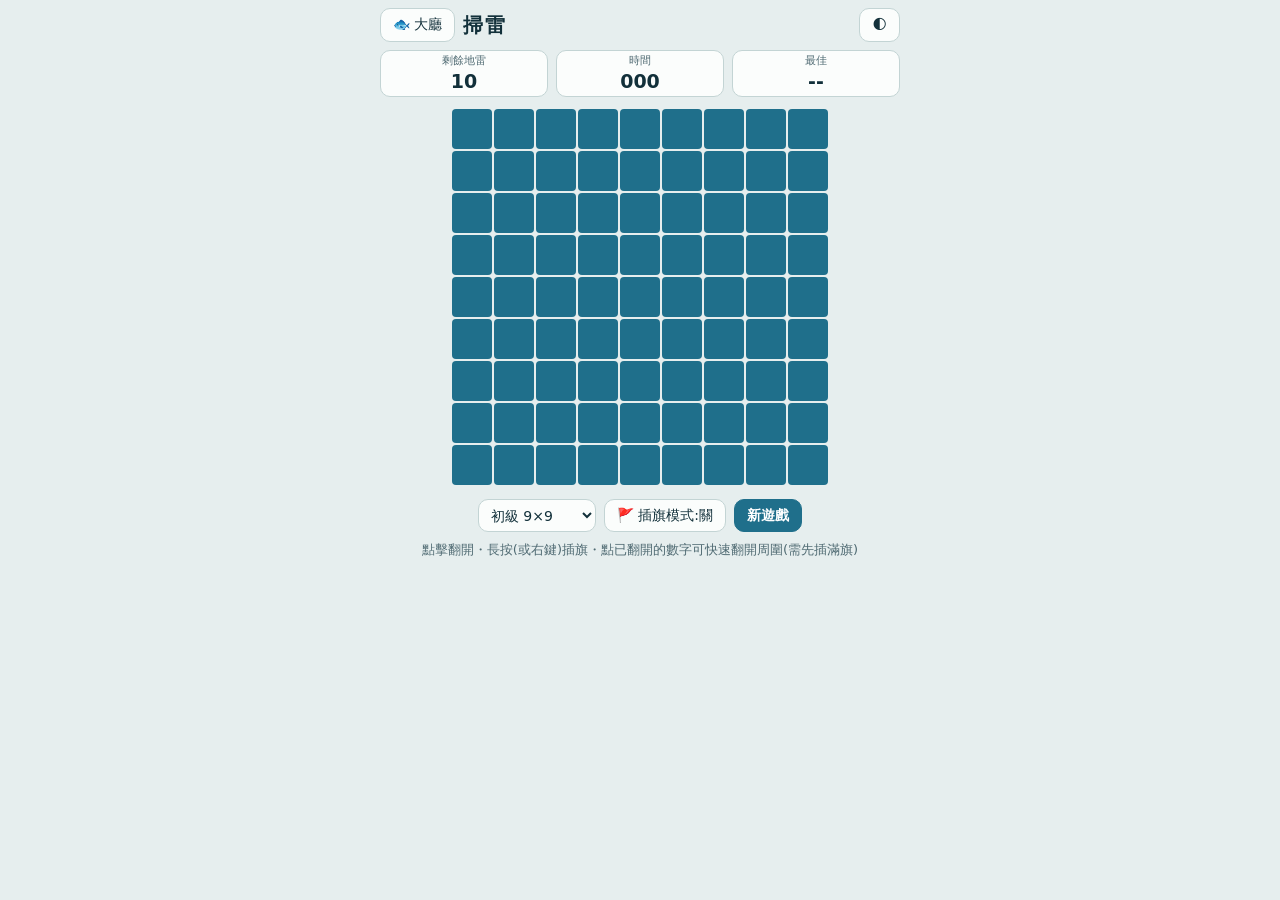
<file: games/minesweeper.html>
<!doctype html>
<html lang="zh-Hant">
<head>
<meta charset="utf-8">
<meta name="viewport" content="width=device-width,initial-scale=1,viewport-fit=cover">
<meta name="theme-color" content="#e6eeee">
<meta name="color-scheme" content="light dark">
<meta name="mobile-web-app-capable" content="yes">
<meta name="apple-mobile-web-app-capable" content="yes">
<meta name="apple-mobile-web-app-title" content="青魚掃雷">
<link rel="manifest" href="manifest.webmanifest">
<link rel="icon" href="icons/icon-192.png" type="image/png">
<link rel="apple-touch-icon" href="icons/apple-touch-icon.png">
<title>青魚掃雷</title>
<link rel="stylesheet" href="qy.css">
<style>
.wrap{max-width:100%;overflow:auto;padding:4px;-webkit-overflow-scrolling:touch}
#bd{display:grid;gap:2px;margin:0 auto;width:max-content;touch-action:manipulation}
.c{width:var(--cs);height:var(--cs);display:flex;align-items:center;justify-content:center;font-weight:800;font-size:calc(var(--cs)*.58);border-radius:4px;background:var(--ac);color:#fff;line-height:1;cursor:pointer;font-family:system-ui,sans-serif}
.c.o{background:var(--cell);cursor:default;color:var(--ink)}
.c.f::after{content:"🚩";font-size:calc(var(--cs)*.55)}
.c.m{background:var(--bad)}.c.m::after{content:"💣";font-size:calc(var(--cs)*.55)}
.c.m.o{background:var(--cell)}.c.m.o::after{content:"💣"}
.c.x{background:#caa}.c.x::after{content:"❌";font-size:calc(var(--cs)*.5)}
.c.hit{background:var(--bad)!important}
.c.n1{color:#1f77d0}.c.n2{color:#2e9e4a}.c.n3{color:#d9534f}.c.n4{color:#8a5fe0}.c.n5{color:#c9772d}.c.n6{color:#17a2a2}.c.n7{color:#777}.c.n8{color:#999}
.mid{font-size:30px;cursor:pointer;background:none;border:0;padding:0}
</style>
</head>
<body>
<header class="top"><a class="back" href="index.html">🐟 大廳</a><h1>掃雷</h1><button class="ib" id="bTheme" type="button">🌓</button></header>
<div class="stats"><div class="stat"><small>剩餘地雷</small><b id="mc">10</b></div><div class="stat"><small>時間</small><b id="tm">000</b></div><div class="stat"><small>最佳</small><b id="bs">--</b></div></div>
<div class="wrap" id="wrap"><div id="bd"></div></div>
<div class="bar"><select id="lv" aria-label="難度"><option value="0">初級 9×9</option><option value="1">中級 12×12</option><option value="2">高級 16×16</option><option value="3">專家 16×24</option></select><button class="btn" id="bFlag" type="button">🚩 插旗模式:關</button><button class="btn p" id="bNew" type="button">新遊戲</button></div>
<p class="tip" id="tp">點擊翻開・長按(或右鍵)插旗・點已翻開的數字可快速翻開周圍(需先插滿旗)</p>
<script src="qy.js"></script>
<script>
const {$,LS}=QY,LV=[{r:9,c:9,m:10},{r:12,c:12,m:24},{r:16,c:16,m:40},{r:16,c:24,m:75}];
let R,C,M,cells,mines,rev,flg,state='ready',left,timer=null,t0=0,flagMode=false,hit=-1,lv=+LS.get('qy.ms.lv',0)||0;
if(!LV[lv])lv=0;$('#lv').value=lv;
const bd=$('#bd');
function bestKey(){return 'qy.best.ms'+lv}
function cs(){
 const avail=Math.min(innerWidth-24,560);
 return Math.max(26,Math.min(40,Math.floor((avail-(C-1)*2-8)/C)));
}
function build(){
 ({r:R,c:C,m:M}=LV[lv]);
 mines=new Uint8Array(R*C);rev=new Uint8Array(R*C);flg=new Uint8Array(R*C);
 state='ready';left=M;hit=-1;clearInterval(timer);timer=null;
 bd.style.gridTemplateColumns='repeat('+C+',var(--cs))';
 bd.style.setProperty('--cs',cs()+'px');
 bd.innerHTML='';cells=[];
 for(let i=0;i<R*C;i++){const d=document.createElement('div');d.className='c';d.dataset.i=i;bd.appendChild(d);cells.push(d)}
 $('#tm').textContent='000';
 const b=LS.get(bestKey(),null);$('#bs').textContent=b?b+'s':'--';
 updMines();
}
function updMines(){$('#mc').textContent=left}
function nb(i,f){
 const r=i/C|0,c=i%C;
 for(let dr=-1;dr<=1;dr++)for(let dc=-1;dc<=1;dc++){
  if(!dr&&!dc)continue;const rr=r+dr,cc=c+dc;
  if(rr>=0&&rr<R&&cc>=0&&cc<C)f(rr*C+cc);
 }
}
const num=i=>{let n=0;nb(i,j=>{n+=mines[j]});return n};
function place(first){
 const ban=new Set([first]);nb(first,j=>ban.add(j));
 let pool=[];for(let i=0;i<R*C;i++)if(!ban.has(i))pool.push(i);
 if(pool.length<M){pool=[];for(let i=0;i<R*C;i++)if(i!==first)pool.push(i)}
 for(let k=pool.length-1;k>0;k--){const j=Math.random()*(k+1)|0;[pool[k],pool[j]]=[pool[j],pool[k]]}
 for(let k=0;k<M;k++)mines[pool[k]]=1;
}
function paint(i){
 const d=cells[i],n=rev[i]?num(i):0;
 let c='c';
 if(rev[i]){c+=' o';if(mines[i])c+=' m';else if(n)c+=' n'+n}
 else if(flg[i])c+=' f';
 d.className=c+(i===hit?' hit':'');
 d.textContent=rev[i]&&!mines[i]&&n?n:'';
}
function reveal(i){
 if(rev[i]||flg[i])return;
 const st=[i];
 while(st.length){
  const k=st.pop();
  if(rev[k]||flg[k])continue;
  rev[k]=1;paint(k);
  if(!mines[k]&&num(k)===0)nb(k,j=>{if(!rev[j]&&!flg[j])st.push(j)});
 }
}
function start(){state='run';t0=Date.now();timer=setInterval(()=>{$('#tm').textContent=String(Math.min(999,(Date.now()-t0)/1000|0)).padStart(3,'0')},250)}
function act(i){
 if(state==='won'||state==='lost')return;
 if(rev[i]){chord(i);return}
 if(flagMode){toggle(i);return}
 if(flg[i])return;
 if(state==='ready'){place(i);start()}
 if(mines[i]){lose(i);return}
 reveal(i);check();
}
function chord(i){
 const n=num(i);if(!n||mines[i])return;
 let f=0;nb(i,j=>{f+=flg[j]});
 if(f!==n)return;
 let boom=-1;
 nb(i,j=>{if(!rev[j]&&!flg[j]&&mines[j]&&boom<0)boom=j});
 if(boom>=0){lose(boom);return}
 nb(i,j=>reveal(j));check();
}
function toggle(i){
 if(state==='won'||state==='lost'||rev[i])return;
 if(flg[i]){flg[i]=0;left++}else{flg[i]=1;left--}
 paint(i);updMines();
}
function lose(i){
 state='lost';clearInterval(timer);hit=i;
 for(let k=0;k<R*C;k++){
  if(mines[k]&&!flg[k]){rev[k]=1}
  else if(!mines[k]&&flg[k]){cells[k].className='c x';continue}
  paint(k);
 }
 flagFace('💥 踩到地雷了,再試一次吧');
}
function check(){
 let n=0;for(let k=0;k<R*C;k++)if(rev[k])n++;
 if(n!==R*C-M)return;
 state='won';clearInterval(timer);
 for(let k=0;k<R*C;k++)if(mines[k]&&!flg[k]){flg[k]=1;paint(k)}
 left=0;updMines();
 const t=Math.max(1,Math.round((Date.now()-t0)/1000)),b=LS.get(bestKey(),null);
 $('#tm').textContent=String(Math.min(999,t)).padStart(3,'0');
 if(!b||t<b){LS.set(bestKey(),t);$('#bs').textContent=t+'s';flagFace('🎉 破紀錄!用時 '+t+' 秒')}
 else flagFace('🎉 過關!用時 '+t+' 秒')
}
function flagFace(s){$('#tp').textContent=s}
const DEF='點擊翻開・長按(或右鍵)插旗・點已翻開的數字可快速翻開周圍(需先插滿旗)';
function fresh(){build();flagFace(DEF)}
/* 輸入 */
let lp=null,longed=false,pend=-1;
bd.addEventListener('contextmenu',e=>e.preventDefault());
bd.addEventListener('pointerdown',e=>{
 const d=e.target.closest('.c');if(!d)return;
 const i=+d.dataset.i;longed=false;clearTimeout(lp);lp=null;pend=-1;
 if(e.pointerType==='mouse'){
  if(e.button===2){e.preventDefault();toggle(i);longed=true;return}
  if(e.button!==0)return;
  pend=i;return;
 }
 pend=i;
 lp=setTimeout(()=>{lp=null;longed=true;pend=-1;if(!rev[i])toggle(i);else chord(i);if(navigator.vibrate)try{navigator.vibrate(15)}catch(x){}},380);
});
bd.addEventListener('pointerup',e=>{
 const d=e.target.closest('.c');
 const p=pend;clearTimeout(lp);lp=null;pend=-1;
 if(!d||p<0||longed||+d.dataset.i!==p)return;
 if(e.pointerType==='mouse'&&e.button!==0)return;
 act(p);
});
['pointerleave','pointercancel'].forEach(n=>bd.addEventListener(n,()=>{clearTimeout(lp);lp=null;pend=-1}));
$('#bNew').onclick=fresh;
$('#lv').onchange=()=>{lv=+$('#lv').value;LS.set('qy.ms.lv',lv);fresh()};
$('#bFlag').onclick=()=>{flagMode=!flagMode;$('#bFlag').textContent='🚩 插旗模式:'+(flagMode?'開':'關');$('#bFlag').classList.toggle('on',flagMode)};
addEventListener('resize',()=>bd.style.setProperty('--cs',cs()+'px'));
fresh();
</script>
</body>
</html>
</file>
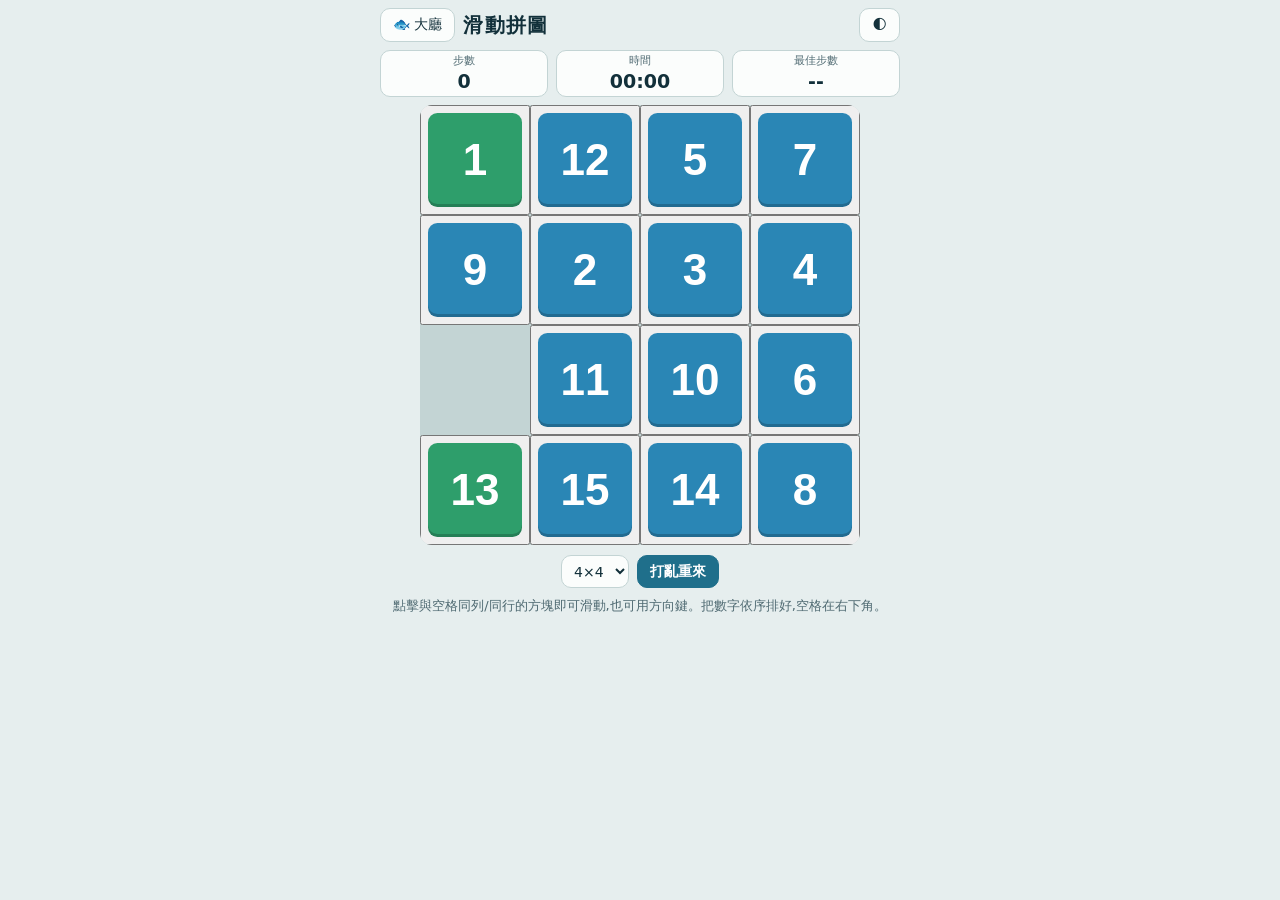
<file: games/slide.html>
<!doctype html>
<html lang="zh-Hant">
<head>
<meta charset="utf-8">
<meta name="viewport" content="width=device-width,initial-scale=1,viewport-fit=cover">
<meta name="theme-color" content="#e6eeee">
<meta name="color-scheme" content="light dark">
<meta name="mobile-web-app-capable" content="yes">
<meta name="apple-mobile-web-app-capable" content="yes">
<meta name="apple-mobile-web-app-title" content="青魚滑動拼圖">
<link rel="manifest" href="manifest.webmanifest">
<link rel="icon" href="icons/icon-192.png" type="image/png">
<link rel="apple-touch-icon" href="icons/apple-touch-icon.png">
<title>青魚滑動拼圖</title>
<link rel="stylesheet" href="qy.css">
<style>
.bw{width:max(220px,min(92vw,440px,calc(100dvh - 300px)));aspect-ratio:1;border-radius:12px;background:var(--line);container-type:size;overflow:hidden}
.pc{position:absolute;padding:0;transition:left .13s ease-out,top .13s ease-out;cursor:pointer}
.pc i{display:flex;width:100%;height:100%;align-items:center;justify-content:center;border-radius:10%;font-style:normal;font-weight:800;color:#fff;background:#2a86b5;font-size:clamp(16px,calc(40cqw / var(--n)),56px);font-size:calc(40cqw / var(--n));font-variant-numeric:tabular-nums;box-shadow:inset 0 -3px 0 #0003}
.pc.ok i{background:#2e9e6b}
.pc.fish i{font-size:calc(34cqw / var(--n))}
</style>
</head>
<body>
<header class="top"><a class="back" href="index.html">🐟 大廳</a><h1>滑動拼圖</h1><button class="ib" id="bTheme" type="button">🌓</button></header>
<div class="stats"><div class="stat"><small>步數</small><b id="mv">0</b></div><div class="stat"><small>時間</small><b id="tm">00:00</b></div><div class="stat"><small>最佳步數</small><b id="bs">--</b></div></div>
<div class="bw" id="bw">
<div class="ov" id="ov"><h2>🎉 完成!</h2><p id="ovP"></p><button class="btn p" id="ovA" type="button">再來一局</button></div></div>
<div class="bar"><select id="sz" aria-label="大小"><option value="3">3×3</option><option value="4">4×4</option><option value="5">5×5</option></select><button class="btn p" id="bNew" type="button">打亂重來</button></div>
<p class="tip">點擊與空格同列/同行的方塊即可滑動,也可用方向鍵。把數字依序排好,空格在右下角。</p>
<script src="qy.js"></script>
<script>
const {$,LS}=QY;
let n=+LS.get('qy.slide.n',4)||4;if(![3,4,5].includes(n))n=4;$('#sz').value=n;
let a,moves=0,t0=0,timer=null,done=false,els=[];
const bw=$('#bw');
function ck(){return a.every((v,i)=>v===(i===n*n-1?0:i+1))}
function pos(i){return [i%n,i/n|0]}
function build(){
 bw.querySelectorAll('.pc').forEach(e=>e.remove());els=[];
 bw.style.setProperty('--n',n);
 for(let v=1;v<n*n;v++){
  const d=document.createElement('button');d.type='button';d.className='pc';d.dataset.v=v;d.innerHTML='<i>'+v+'</i>';
  d.style.width=100/n+'%';d.style.height=100/n+'%';
  d.style.padding=(n===3?1.6:n===4?1.3:1.1)+'%';
  d.onclick=()=>tap(v);els[v]=d;bw.insertBefore(d,$('#ov'));
 }
}
function render(){
 for(let i=0;i<a.length;i++){
  const v=a[i];if(!v)continue;
  const [c,r]=pos(i),d=els[v];
  d.style.left=c*100/n+'%';d.style.top=r*100/n+'%';
  d.classList.toggle('ok',v===i+1);
 }
 $('#mv').textContent=moves;
}
function shuffle(){
 a=[];for(let i=0;i<n*n-1;i++)a.push(i+1);a.push(0);
 let e=n*n-1,prev=-1;
 const steps=n*n*30;
 for(let k=0;k<steps||ck();k++){
  const [c,r]=pos(e),opt=[];
  if(r>0)opt.push(e-n);if(r<n-1)opt.push(e+n);if(c>0)opt.push(e-1);if(c<n-1)opt.push(e+1);
  const o=opt.filter(x=>x!==prev),m=o[Math.random()*o.length|0];
  a[e]=a[m];a[m]=0;prev=e;e=m;
 }
}
function newGame(){
 clearInterval(timer);timer=null;moves=0;done=false;t0=0;
 $('#ov').classList.remove('show');$('#tm').textContent='00:00';
 const b=LS.get('qy.best.slide'+n,null);$('#bs').textContent=b?b:'--';
 build();shuffle();render();
}
function tap(v){
 if(done)return;
 const i=a.indexOf(v),e=a.indexOf(0),[c,r]=pos(i),[ec,er]=pos(e);
 if(c!==ec&&r!==er)return;
 slide(i,e);
}
function slide(i,e){
 const step=i%n===e%n?(i<e?-n:n):(i<e?-1:1);
 // 從空格開始,依序把相鄰方塊移入,直到點到的位置
 let k=e;
 while(k!==i){const nx=k+step;a[k]=a[nx];k=nx}
 a[i]=0;
 moves++;
 if(!timer){t0=Date.now();timer=setInterval(()=>{$('#tm').textContent=QY.fmt((Date.now()-t0)/1000)},500)}
 render();
 if(ck())win();
}
function key(d){
 if(done)return;
 const e=a.indexOf(0),[c,r]=pos(e);
 // 方向 = 方塊移動方向:往上 → 空格下方的方塊上移
 let i=-1;
 if(d===0&&r<n-1)i=e+n;
 if(d===2&&r>0)i=e-n;
 if(d===1&&c>0)i=e-1;
 if(d===3&&c<n-1)i=e+1;
 if(i>=0)slide(i,e);
}
function win(){
 done=true;clearInterval(timer);timer=null;
 const t=Math.round((Date.now()-t0)/1000);
 const k='qy.best.slide'+n,b=LS.get(k,null);let msg=moves+' 步・'+QY.fmt(t);
 if(!b||moves<b){LS.set(k,moves);$('#bs').textContent=moves;msg+='・新紀錄!'}
 $('#ovP').textContent=msg;
 setTimeout(()=>$('#ov').classList.add('show'),250);
}
addEventListener('keydown',e=>{
 if(e.ctrlKey||e.metaKey||e.altKey)return;
 const d={ArrowUp:0,ArrowRight:1,ArrowDown:2,ArrowLeft:3,w:0,d:1,s:2,a:3,W:0,D:1,S:2,A:3}[e.key];
 if(d===undefined)return;e.preventDefault();key(d);
});
$('#bNew').onclick=newGame;$('#ovA').onclick=newGame;
$('#sz').onchange=()=>{n=+$('#sz').value;LS.set('qy.slide.n',n);newGame()};
newGame();
</script>
</body>
</html>
</file>
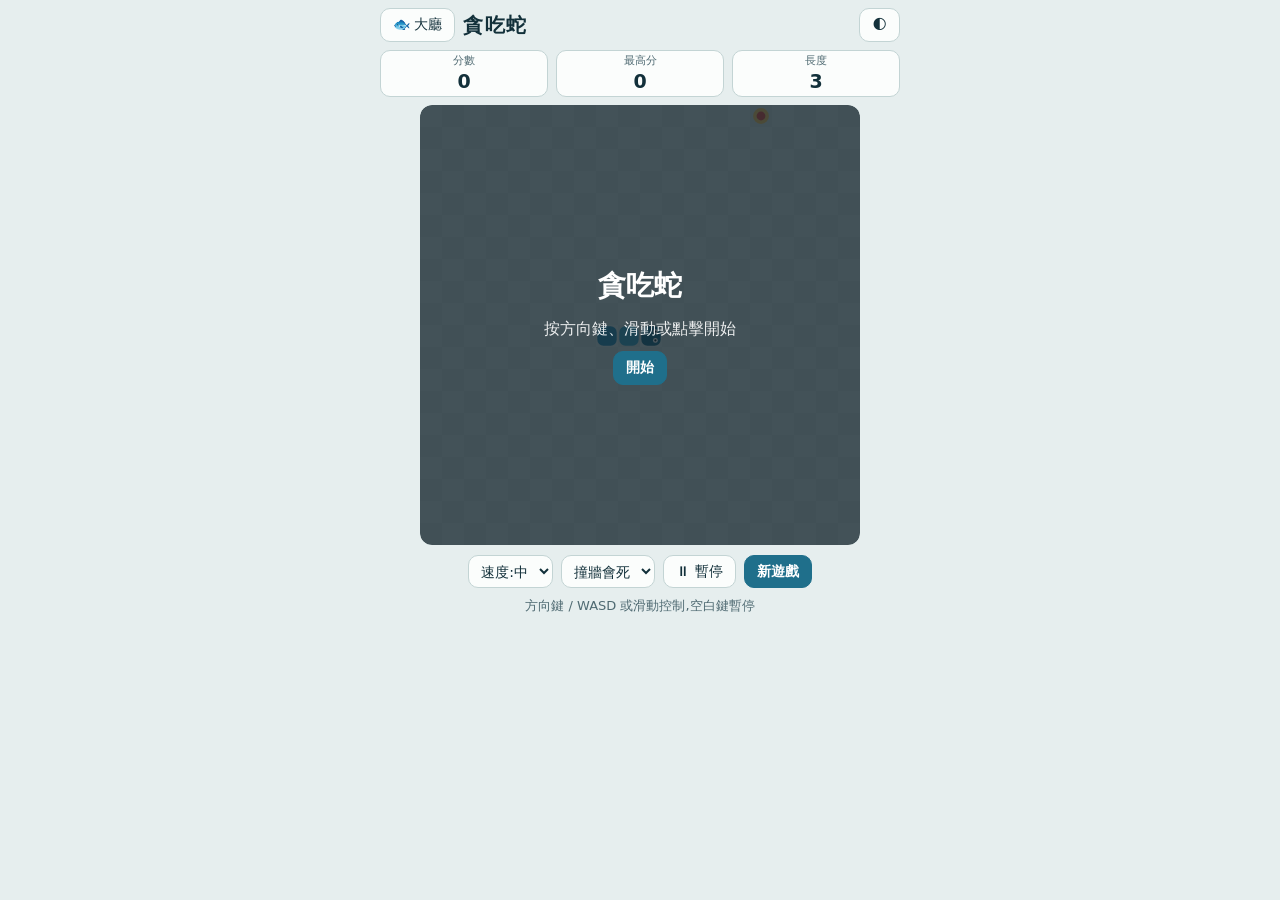
<file: games/snake.html>
<!doctype html>
<html lang="zh-Hant">
<head>
<meta charset="utf-8">
<meta name="viewport" content="width=device-width,initial-scale=1,viewport-fit=cover">
<meta name="theme-color" content="#e6eeee">
<meta name="color-scheme" content="light dark">
<meta name="mobile-web-app-capable" content="yes">
<meta name="apple-mobile-web-app-capable" content="yes">
<meta name="apple-mobile-web-app-title" content="青魚貪吃蛇">
<link rel="manifest" href="manifest.webmanifest">
<link rel="icon" href="icons/icon-192.png" type="image/png">
<link rel="apple-touch-icon" href="icons/apple-touch-icon.png">
<title>青魚貪吃蛇</title>
<link rel="stylesheet" href="qy.css">
<style>
.bw{width:max(220px,min(92vw,440px,calc(100dvh - 330px)));aspect-ratio:1;border-radius:12px;overflow:hidden;touch-action:none}
canvas{display:block;width:100%;height:100%}
.pad{display:grid;grid-template-columns:repeat(3,64px);grid-template-rows:repeat(2,52px);gap:6px;margin-top:10px;justify-content:center}
.pad button{font-size:22px;padding:0;border-radius:12px}
.pad .u{grid-column:2;grid-row:1}.pad .l{grid-column:1;grid-row:2}.pad .d{grid-column:2;grid-row:2}.pad .r{grid-column:3;grid-row:2}
@media(min-width:760px) and (hover:hover){.pad{display:none}}
</style>
</head>
<body>
<header class="top"><a class="back" href="index.html">🐟 大廳</a><h1>貪吃蛇</h1><button class="ib" id="bTheme" type="button">🌓</button></header>
<div class="stats"><div class="stat"><small>分數</small><b id="sc">0</b></div><div class="stat"><small>最高分</small><b id="bs">0</b></div><div class="stat"><small>長度</small><b id="ln">3</b></div></div>
<div class="bw" id="bw"><canvas id="cv"></canvas>
<div class="ov show" id="ov"><h2 id="ovT">貪吃蛇</h2><p id="ovP">按方向鍵、滑動或點擊開始</p><button class="btn p" id="ovA" type="button">開始</button></div></div>
<div class="pad"><button class="btn u" data-d="0" type="button" aria-label="上">▲</button><button class="btn l" data-d="3" type="button" aria-label="左">◀</button><button class="btn d" data-d="2" type="button" aria-label="下">▼</button><button class="btn r" data-d="1" type="button" aria-label="右">▶</button></div>
<div class="bar"><select id="spd" aria-label="速度"><option value="0">速度:慢</option><option value="1">速度:中</option><option value="2">速度:快</option></select><select id="wall" aria-label="牆壁"><option value="1">撞牆會死</option><option value="0">可穿牆</option></select><button class="btn" id="bPause" type="button">⏸ 暫停</button><button class="btn p" id="bNew" type="button">新遊戲</button></div>
<p class="tip">方向鍵 / WASD 或滑動控制,空白鍵暫停</p>
<script src="qy.js"></script>
<script>
const {$,LS,css}=QY,G=20,SP=[0.15,0.105,0.075],cv=$('#cv'),cx=cv.getContext('2d');
let snake,dir,queue,food,score,state='ready',acc=0,last=0,raf=0,cell=20,size=400,best={};
const DX=[0,1,0,-1],DY=[-1,0,1,0];
const cfg=LS.get('qy.snake.cfg',{spd:1,wall:1});
$('#spd').value=cfg.spd;$('#wall').value=cfg.wall;
const bk=()=>'s'+$('#spd').value+'w'+$('#wall').value;
function loadBest(){best=LS.get('qy.best.snake',{})||{};$('#bs').textContent=best[bk()]||0}
function resize(){
 const w=$('#bw').clientWidth,dpr=window.devicePixelRatio||1;
 size=w;cell=w/G;cv.width=Math.round(w*dpr);cv.height=Math.round(w*dpr);cx.setTransform(cv.width/w,0,0,cv.height/w,0,0);draw();
}
function reset(){
 snake=[{x:10,y:10},{x:9,y:10},{x:8,y:10}];dir=1;queue=[];score=0;acc=0;
 placeFood();upd();state='ready';draw();
}
function placeFood(){
 const occ=new Set(snake.map(s=>s.x+s.y*G)),free=[];
 for(let i=0;i<G*G;i++)if(!occ.has(i))free.push(i);
 if(!free.length){food=null;return}
 const p=free[Math.random()*free.length|0];food={x:p%G,y:p/G|0};
}
function upd(){$('#sc').textContent=score;$('#ln').textContent=snake.length}
function showOv(t,p,a){$('#ovT').textContent=t;$('#ovP').textContent=p;$('#ovA').textContent=a;$('#ov').classList.add('show')}
function start(){
 if(state==='over'||state==='won')reset();
 if(state==='ready'||state==='paused'){state='run';$('#ov').classList.remove('show');last=0;loop()}
 $('#bPause').textContent='⏸ 暫停';
}
function pause(){
 if(state==='run'){state='paused';cancelAnimationFrame(raf);showOv('已暫停','按空白鍵或點擊繼續','繼續');$('#bPause').textContent='▶ 繼續'}
 else if(state==='paused')start();
}
function turn(d){
 if(state==='over'||state==='won')return;
 const ref=queue.length?queue[queue.length-1]:dir;
 if(d!==ref&&(d+2)%4!==ref&&queue.length<2)queue.push(d);
 if(state==='ready'||state==='paused')start();
}
function step(){
 if(queue.length)dir=queue.shift();
 const h=snake[0];let nx=h.x+DX[dir],ny=h.y+DY[dir];
 if($('#wall').value==='1'){if(nx<0||ny<0||nx>=G||ny>=G)return die()}
 else{nx=(nx+G)%G;ny=(ny+G)%G}
 const eat=food&&nx===food.x&&ny===food.y;
 const body=eat?snake:snake.slice(0,-1);
 if(body.some(s=>s.x===nx&&s.y===ny))return die();
 snake.unshift({x:nx,y:ny});
 if(eat){
  score+=10*(1+(+$('#spd').value));placeFood();
  const k=bk();if(score>(best[k]||0)){best[k]=score;LS.set('qy.best.snake',best);$('#bs').textContent=score}
  if(!food){upd();state='won';cancelAnimationFrame(raf);draw();showOv('🎉 滿版通關!','分數 '+score,'再玩一次');return}
 }else snake.pop();
 upd();
}
function die(){
 state='over';cancelAnimationFrame(raf);draw();
 showOv('遊戲結束','分數 '+score+'・長度 '+snake.length,'再玩一次');$('#bPause').textContent='⏸ 暫停';
}
function loop(t){
 if(state!=='run')return;
 raf=requestAnimationFrame(loop);
 if(!t)return;
 if(!last){last=t;return}
 acc+=Math.min(0.1,(t-last)/1000);last=t;
 const iv=SP[+$('#spd').value];
 while(acc>=iv&&state==='run'){acc-=iv;step()}
 draw();
}
function rr(x,y,w,h,r){cx.beginPath();cx.roundRect?cx.roundRect(x,y,w,h,r):cx.rect(x,y,w,h)}
function draw(){
 if(!snake)return;
 const bg=css('--cell'),ln=css('--line');
 cx.fillStyle=bg;cx.fillRect(0,0,size,size);
 cx.fillStyle=ln;cx.globalAlpha=.55;
 for(let y=0;y<G;y++)for(let x=0;x<G;x++)if((x+y)&1)cx.fillRect(x*cell,y*cell,cell,cell);
 cx.globalAlpha=1;
 if(food){
  cx.fillStyle='#e9c36a';cx.beginPath();cx.arc((food.x+.5)*cell,(food.y+.5)*cell,cell*.36,0,7);cx.fill();
  cx.fillStyle='#d9534f';cx.beginPath();cx.arc((food.x+.5)*cell,(food.y+.5)*cell,cell*.2,0,7);cx.fill();
 }
 const dead=state==='over';
 for(let i=snake.length-1;i>=0;i--){
  const s=snake[i],p=cell*.06;
  cx.fillStyle=dead?'#b05a57':(i===0?'#1f6f8b':(i%2?'#3fa6c8':'#2f8fb8'));
  rr(s.x*cell+p,s.y*cell+p,cell-2*p,cell-2*p,cell*.28);cx.fill();
 }
 const h=snake[0],ex=[[.3,.3,.7,.3],[.7,.3,.7,.7],[.3,.7,.7,.7],[.3,.3,.3,.7]][dir];
 cx.fillStyle='#fff';
 for(let k=0;k<2;k++){cx.beginPath();cx.arc((h.x+ex[k*2])*cell,(h.y+ex[k*2+1])*cell,cell*.11,0,7);cx.fill()}
 cx.fillStyle='#12303a';
 for(let k=0;k<2;k++){cx.beginPath();cx.arc((h.x+ex[k*2])*cell,(h.y+ex[k*2+1])*cell,cell*.05,0,7);cx.fill()}
}
addEventListener('keydown',e=>{
 if(e.ctrlKey||e.metaKey||e.altKey)return;
 if(e.key===' '){e.preventDefault();if(state==='run'||state==='paused')pause();else start();return}
 const d={ArrowUp:0,ArrowRight:1,ArrowDown:2,ArrowLeft:3,w:0,d:1,s:2,a:3,W:0,D:1,S:2,A:3}[e.key];
 if(d===undefined)return;e.preventDefault();turn(d);
});
QY.swipe($('#bw'),turn,18);
document.querySelectorAll('.pad button').forEach(b=>b.addEventListener('pointerdown',e=>{e.preventDefault();turn(+b.dataset.d)}));
$('#ovA').onclick=()=>{if(state==='paused')pause();else start()};
$('#bPause').onclick=()=>{if(state==='run'||state==='paused')pause()};
$('#bNew').onclick=()=>{cancelAnimationFrame(raf);reset();showOv('貪吃蛇','按方向鍵、滑動或點擊開始','開始');$('#bPause').textContent='⏸ 暫停'};
function chg(){LS.set('qy.snake.cfg',{spd:+$('#spd').value,wall:+$('#wall').value});$('#bNew').onclick()}
$('#spd').onchange=chg;$('#wall').onchange=chg;
document.addEventListener('visibilitychange',()=>{if(document.hidden&&state==='run')pause()});
addEventListener('blur',()=>{if(state==='run')pause()});
addEventListener('resize',resize);
window.addEventListener('qy-theme',draw);
loadBest();reset();resize();
$('#spd').addEventListener('change',loadBest);$('#wall').addEventListener('change',loadBest);
</script>
</body>
</html>
</file>
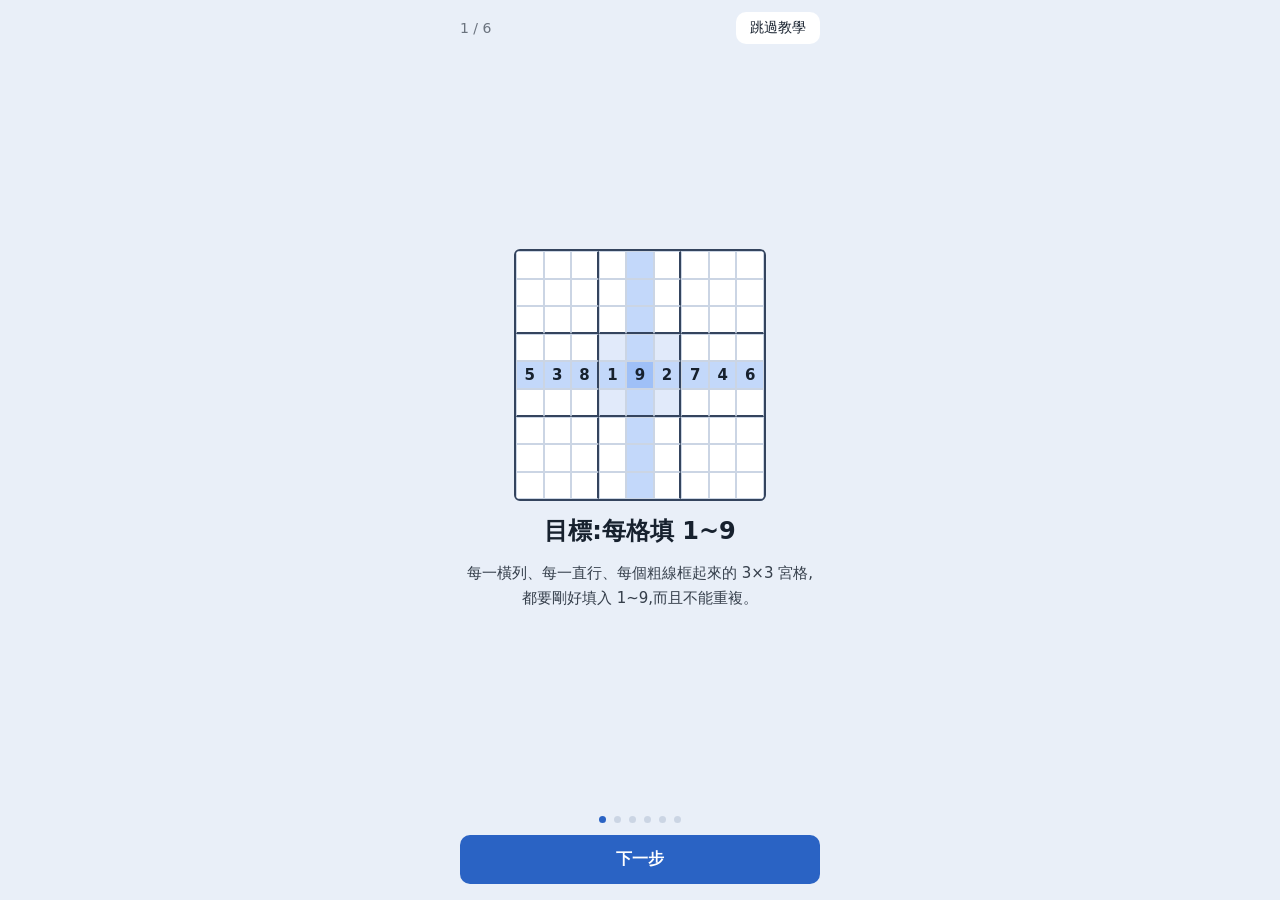
<file: games/sudoku.html>
<!doctype html>
<html lang="zh-Hant">
<head>
<meta charset="utf-8">
<meta name="viewport" content="width=device-width,initial-scale=1,viewport-fit=cover,user-scalable=no">
<meta name="theme-color" content="#2f6fd6">
<meta name="apple-mobile-web-app-capable" content="yes">
<meta name="mobile-web-app-capable" content="yes">
<meta name="apple-mobile-web-app-title" content="青魚數獨">
<link rel="manifest" href="manifest.webmanifest">
<link rel="icon" href="icons/icon-192.png" type="image/png">
<link rel="apple-touch-icon" href="icons/apple-touch-icon.png">
<title>青魚數獨</title>
<style>
*{box-sizing:border-box;-webkit-tap-highlight-color:transparent}
:root{--bg:#e9eff8;--cell:#fff;--fg:#17212e;--ac:#2a63c4;--ut:#2a63c4;--thin:#cbd5e4;--thick:#34445e;--sel:#9fc0f7;--pe:#e1eafa;--sa:#c3d8fa;--er:#fde0e0;--ert:#d22f2f;--card:#fff;--z:1;--fz:1;--b0:max(240px,min(calc(100vw - 16px),calc(100vh - 330px),560px));--bs:calc(var(--b0)*var(--z))}
@supports(height:100dvh){:root{--b0:max(240px,min(calc(100vw - 16px),calc(100dvh - 330px),560px))}}
:root[data-z=s]{--z:.85}
:root[data-z=l]{--z:1.15;--fz:1.12;--bs:max(var(--b0),min(calc(100vw - 8px),calc(100vh - 280px),calc(var(--b0)*var(--z))))}
@supports(height:100dvh){:root[data-z=l]{--bs:max(var(--b0),min(calc(100vw - 8px),calc(100dvh - 280px),calc(var(--b0)*var(--z))))}}
@media(prefers-color-scheme:dark){:root:not([data-theme=light]){--bg:#111111;--cell:#181818;--fg:#f4f4f4;--ac:#06c755;--ut:#3ddc84;--thin:#2c2c2c;--thick:#8a8a8a;--sel:#0b7a43;--pe:#2a2a2a;--sa:#164d33;--er:#4d1f22;--ert:#ff6b6b;--card:#262626}}
:root[data-theme=dark]{--bg:#111111;--cell:#181818;--fg:#f4f4f4;--ac:#06c755;--ut:#3ddc84;--thin:#2c2c2c;--thick:#8a8a8a;--sel:#0b7a43;--pe:#2a2a2a;--sa:#164d33;--er:#4d1f22;--ert:#ff6b6b;--card:#262626}
html,body{margin:0;height:100%;background:var(--bg);color:var(--fg);font:16px system-ui,"PingFang TC","Noto Sans TC","Microsoft JhengHei",sans-serif;user-select:none;-webkit-user-select:none;touch-action:manipulation;overscroll-behavior:none}
#app{height:100%;display:flex;flex-direction:column;align-items:center;padding:env(safe-area-inset-top) 8px env(safe-area-inset-bottom)}
button{font:inherit;color:inherit;background:var(--card);border:0;border-radius:10px;padding:8px 12px;cursor:pointer}
button:focus-visible,input:focus-visible{outline:2px solid var(--ac);outline-offset:2px}
header{width:var(--bs);display:flex;align-items:center;gap:8px;padding:8px 0}
#info{flex:1;display:flex;flex-direction:column;font-size:13px;line-height:1.35}
#dif{font-weight:700}
#tm{font-variant-numeric:tabular-nums;font-size:19px;font-weight:700}
main{display:flex;flex-direction:column;align-items:center;gap:10px}
#boardWrap{position:relative;width:var(--bs);height:var(--bs)}
#board{display:grid;grid-template:repeat(9,1fr)/repeat(9,1fr);width:100%;height:100%;border:2px solid var(--thick);background:var(--cell);border-radius:6px;overflow:hidden}
#board>div{display:flex;align-items:center;justify-content:center;border:.5px solid var(--thin);font-size:calc(var(--bs)/9*.58*var(--fz));color:var(--ut);cursor:pointer;background:var(--cell)}
#board .gv{color:var(--fg);font-weight:700}
#board .cr{border-right:2px solid var(--thick)}
#board .rb{border-bottom:2px solid var(--thick)}
#board .pe{background:var(--pe)}
#board .sa{background:var(--sa)}
#board .sel{background:var(--sel)}
#board .er{background:var(--er);color:var(--ert)}
.nt{display:grid;grid-template:repeat(3,1fr)/repeat(3,1fr);width:100%;height:100%;font-size:calc(var(--bs)/9*.24*var(--fz));color:var(--fg);opacity:.75}
.nt i{font-style:normal;display:flex;align-items:center;justify-content:center}
@keyframes pop{50%{transform:scale(1.18);background:var(--sel)}}
#board .win{animation:pop .5s ease both;animation-delay:calc(var(--d)*35ms)}
@media(prefers-reduced-motion:reduce){#board .win{animation:none}}
#pauseO{position:absolute;inset:0;display:none;align-items:center;justify-content:center;text-align:center;line-height:1.6;background:var(--cell);border:2px solid var(--thick);border-radius:6px;font-size:22px;cursor:pointer}
#pauseO.show{display:flex}
#panel{display:flex;flex-direction:column;gap:10px;width:var(--bs)}
#tools{display:grid;grid-template-columns:repeat(4,1fr);gap:6px}
#tools button{padding:7px 0;font-size:13px;display:flex;flex-direction:column;align-items:center;gap:1px}
#tools b{font-size:20px;font-weight:400}
#tools .on{background:var(--ac);color:#fff}
#pad{display:grid;grid-template-columns:repeat(9,1fr);gap:4px}
#pad button{padding:6px 0;font-size:calc(var(--bs)/9*.55);color:var(--ac);display:flex;flex-direction:column;align-items:center;line-height:1.1}
#pad small{font-size:11px;color:var(--fg);opacity:.55;min-height:13px}
#pad button:disabled{opacity:.25;cursor:default}
@media(orientation:landscape) and (max-height:560px){
:root{--b0:max(200px,min(calc(100vh - 64px),52vw))}
@supports(height:100dvh){:root{--b0:max(200px,min(calc(100dvh - 64px),52vw))}}
:root[data-z=l]{--bs:max(var(--b0),min(calc(100vh - 56px),54vw,calc(var(--b0)*var(--z))))}
@supports(height:100dvh){:root[data-z=l]{--bs:max(var(--b0),min(calc(100dvh - 56px),54vw,calc(var(--b0)*var(--z))))}}
header{width:100%;max-width:calc(var(--bs) + 330px)}
main{flex-direction:row;align-items:center;gap:16px}
#panel{width:min(300px,38vw)}
#pad{grid-template-columns:repeat(3,1fr)}
#pad button{font-size:22px;flex-direction:row;justify-content:center;gap:6px;padding:8px 0}
}
dialog{border:0;border-radius:16px;padding:20px;background:var(--card);color:var(--fg);width:min(88vw,340px)}
dialog::backdrop{background:#000a}
dialog h2{margin:0 0 6px;font-size:20px}
dialog p{margin:6px 0;font-size:14px;line-height:1.5}
dialog button{display:block;width:100%;margin:8px 0 0;background:var(--bg);padding:11px 12px;text-align:center}
dialog button.p{background:var(--ac);color:#fff}
dialog label{display:flex;justify-content:space-between;align-items:center;margin-top:10px}
dialog input{font:inherit;padding:6px;border-radius:8px;border:1px solid var(--thin);background:var(--bg);color:var(--fg)}
dialog table{width:100%;border-collapse:collapse;margin:8px 0;font-size:14px}
dialog td{padding:5px 0;border-bottom:1px solid var(--thin)}
dialog td+td{text-align:right;font-variant-numeric:tabular-nums}
dialog .hint{opacity:.65;font-size:12px}
#home{position:fixed;inset:0;z-index:5;display:none;flex-direction:column;align-items:center;justify-content:center;gap:12px;background:var(--bg);padding:20px}
#home.show{display:flex}
#home img{width:96px;height:96px;border-radius:24px}
#home h1{margin:4px 0 0;font-size:30px;letter-spacing:.08em}
#home p{margin:0 0 10px;opacity:.65;font-size:14px}
#home .hb{width:min(86vw,320px);padding:16px;font-size:17px;font-weight:600;display:flex;justify-content:space-between;align-items:center}
#home .hb.p{background:var(--ac);color:#fff}
#home small{font-weight:400;opacity:.8;font-size:13px}
.row2{display:flex;gap:10px;width:min(86vw,320px)}.row2 button{flex:1;padding:14px}
dialog button.r{display:flex;justify-content:space-between}
dialog .r span{color:var(--ac);font-weight:600}
#toast{position:fixed;inset:auto auto calc(20px + env(safe-area-inset-bottom)) 50%;margin:0;border:0;overflow:visible;width:max-content;transform:translateX(-50%);background:#1b2433;color:#fff;padding:8px 14px;border-radius:20px;opacity:0;pointer-events:none;transition:opacity .2s;font-size:14px;z-index:99;max-width:90vw;text-align:center}
#toast.show{opacity:1}

#tut{position:fixed;inset:0;z-index:6;display:none;flex-direction:column;align-items:center;gap:12px;background:var(--bg);padding:calc(12px + env(safe-area-inset-top)) 20px calc(16px + env(safe-area-inset-bottom))}
#tut.show{display:flex}
#tut .tt{width:min(92vw,360px);display:flex;justify-content:space-between;align-items:center}
#tut .tt span{opacity:.6;font-size:14px}
#tut .tt button{padding:7px 14px;font-size:14px}
#tut .tb{flex:1;min-height:0;width:min(92vw,360px);display:flex;flex-direction:column;align-items:center;justify-content:center;gap:14px;text-align:center;overflow:auto}
#tut h2{margin:0;font-size:24px}
#tut p{margin:0;font-size:15px;line-height:1.65;opacity:.85}
#tut .dots{display:flex;gap:8px}
#tut .dots i{width:7px;height:7px;border-radius:50%;background:var(--thin)}
#tut .dots i.on{background:var(--ac)}
#tut .tn{display:flex;gap:10px;width:min(92vw,360px)}
#tut .tn button{flex:1;padding:14px;font-weight:600;font-size:16px}
#tut .tn button.p{background:var(--ac);color:#fff}
.mg{display:grid;grid-template:repeat(9,1fr)/repeat(9,1fr);width:min(70vw,252px);aspect-ratio:1;border:2px solid var(--thick);border-radius:6px;overflow:hidden;background:var(--cell);flex:none}
.mg div,.m3 div{display:flex;align-items:center;justify-content:center;border:.5px solid var(--thin);font-weight:700;color:var(--fg)}
.mg div{font-size:15px}
.mg .cr{border-right:2px solid var(--thick)}.mg .rb{border-bottom:2px solid var(--thick)}
.mg .b{background:var(--pe)}.mg .h{background:var(--sa)}.mg .x{background:var(--sel)}
.m3{display:grid;grid-template:repeat(3,1fr)/repeat(3,1fr);width:156px;aspect-ratio:1;border:2px solid var(--thick);border-radius:6px;overflow:hidden;background:var(--cell);flex:none}
.m3 div{font-size:30px}.m3 .q{background:var(--sel);color:var(--ut)}
.mr{display:flex;align-items:center;gap:14px;font-size:22px}
.m1{width:64px;height:64px;border:2px solid var(--thick);border-radius:8px;background:var(--cell);display:flex;align-items:center;justify-content:center;font-size:34px;font-weight:700;color:var(--ut)}
.m1.s{background:var(--sel)}
.mp{display:grid;grid-template-columns:repeat(9,1fr);gap:4px;width:min(86vw,330px)}
.mp div{padding:8px 0;border-radius:8px;background:var(--card);color:var(--ac);font-size:20px}
.mp div.on{background:var(--ac);color:#fff}
.nn{display:grid;grid-template:repeat(3,1fr)/repeat(3,1fr);width:120px;height:120px;border:2px solid var(--thick);border-radius:8px;background:var(--cell);font-size:22px;font-weight:600;flex:none}
.nn i{font-style:normal;display:flex;align-items:center;justify-content:center;opacity:.85}
.tl{display:flex;flex-direction:column;gap:8px;width:min(86vw,330px)}
.tl .li{display:flex;align-items:center;gap:14px;text-align:left;background:var(--card);border-radius:10px;padding:9px 14px;font-size:15px}
.tl .li b{font-size:22px;font-weight:400;width:28px;text-align:center}
.tl small{opacity:.65;font-size:12.5px}
.row2 button{padding:14px 4px;font-size:15px}

#home{overflow-y:auto;justify-content:flex-start}
#home>:first-child{margin-top:auto}#home>:last-child{margin-bottom:auto}
@media(max-height:520px){#home img{display:none}#home h1{margin-top:auto}#home{gap:8px;padding:12px}#home .hb{padding:12px 16px}}
#lv{position:fixed;inset:0;z-index:6;display:none;flex-direction:column;align-items:center;gap:10px;background:var(--bg);padding:calc(10px + env(safe-area-inset-top)) 12px calc(12px + env(safe-area-inset-bottom))}
#lv.show{display:flex}
#lv .lt{width:min(94vw,430px);display:flex;align-items:center;gap:10px;flex:none}
#lv .lt b{flex:1;font-size:18px}
#lv .lt button{padding:8px 14px;font-size:14px}
#lv .lt span{font-size:12.5px;opacity:.75;text-align:right;line-height:1.35}
#lv .lb{flex:1;min-height:0;width:min(94vw,430px);overflow-y:auto;-webkit-overflow-scrolling:touch;padding-bottom:8px}
#lv h3{margin:14px 2px 8px;font-size:14px;opacity:.75;font-weight:600}
#lv h3:first-child{margin-top:4px}
.lg{display:grid;grid-template-columns:repeat(5,1fr);gap:8px}
.lg button{aspect-ratio:1;border-radius:12px;padding:0;display:flex;flex-direction:column;align-items:center;justify-content:center;gap:3px;font-size:19px;font-weight:700;position:relative;line-height:1}
.lg button small{font-size:10px;letter-spacing:-1px;color:#f2a900;min-height:11px}
.lg button.cur{background:var(--ac);color:#fff}.lg button.cur small{color:#fff}
.lg button:disabled{opacity:.35;cursor:default}
.lg .bs::after{content:'👑';position:absolute;top:2px;right:3px;font-size:11px}
.lg .end::after{content:'🏆'}
#lv .lf{width:min(94vw,430px);flex:none}
#lv .lf button{width:100%;padding:14px;font-size:16px;font-weight:600;background:var(--ac);color:#fff}
dialog .stars{font-size:28px;letter-spacing:4px;text-align:center;color:#f2a900;margin:4px 0}
</style>
</head>
<body>
<div id="app">
<header>
<button id="bHome" aria-label="主頁">🏠</button>
<div id="info"><span id="dif"></span><span id="mist"></span></div>
<div id="tm">00:00</div>
<button id="bPause" aria-label="暫停">⏸</button>
<button id="bSet" aria-label="設定">⚙</button>
</header>
<main>
<div id="boardWrap"><div id="board"></div><div id="pauseO">已暫停<br>點一下繼續</div></div>
<div id="panel">
<div id="tools">
<button id="tU"><b>↶</b>復原</button>
<button id="tE"><b>⌫</b>擦除</button>
<button id="tN"><b>✎</b><span>筆記:關</span></button>
<button id="tH"><b>💡</b>提示</button>
</div>
<div id="pad"></div>
</div>
</main>
</div>
<div id="home"></div>
<div id="tut"></div>
<div id="lv"></div>
<dialog id="dlg"></dialog>
<div id="toast" popover="manual"></div>
<script>
//CORE
function pop(m){let k=0;while(m){m&=m-1;k++}return k}
function shuffle(a,R){for(let i=a.length-1;i>0;i--){const j=R()*(i+1)|0;[a[i],a[j]]=[a[j],a[i]]}return a}
function rng(seed){return()=>{seed|=0;seed=seed+0x6D2B79F5|0;let t=Math.imul(seed^seed>>>15,1|seed);t=t+Math.imul(t^t>>>7,61|t)^t;return((t^t>>>14)>>>0)/4294967296}}
function dseed(d){let h=7;for(const ch of d)h=Math.imul(h,31)+ch.charCodeAt(0)|0;return h}
function solve(g,limit,R){
 const r=Array(9).fill(0),c=Array(9).fill(0),b=Array(9).fill(0),a=g.slice();
 for(let i=0;i<81;i++)if(a[i]){const m=1<<a[i];r[i/9|0]|=m;c[i%9]|=m;b[(i/27|0)*3+(i%9/3|0)]|=m}
 let n=0,first=null;
 (function go(){
  if(n>=limit)return;
  let best=-1,bm=0,bc=10;
  for(let i=0;i<81;i++)if(!a[i]){
   const m=~(r[i/9|0]|c[i%9]|b[(i/27|0)*3+(i%9/3|0)])&0x3FE,k=pop(m);
   if(k<bc){bc=k;best=i;bm=m;if(k<2)break}
  }
  if(best<0){n++;if(!first)first=a.slice();return}
  if(bc===0)return;
  const ro=best/9|0,co=best%9,bo=(ro/3|0)*3+(co/3|0),ds=[];
  for(let d=1;d<=9;d++)if(bm>>d&1)ds.push(d);
  if(R)shuffle(ds,R);
  for(const d of ds){
   const m=1<<d;a[best]=d;r[ro]|=m;c[co]|=m;b[bo]|=m;
   go();
   r[ro]&=~m;c[co]&=~m;b[bo]&=~m;a[best]=0;
   if(n>=limit)return;
  }
 })();
 return{n,first};
}
function okSol(s){
 if(!Array.isArray(s)||s.length!==81)return false;
 for(let u=0;u<9;u++){let a=0,b=0,c=0;
  for(let k=0;k<9;k++){a|=1<<s[u*9+k];b|=1<<s[k*9+u];c|=1<<s[((u/3|0)*3+(k/3|0))*9+(u%3)*3+k%3]}
  if(a!==0x3FE||b!==0x3FE||c!==0x3FE)return false}
 return true;
}
const LV={easy:{n:'簡單',g:40},mid:{n:'中等',g:34},hard:{n:'困難',g:30},exp:{n:'專家',g:25}};
function gen(diff,R){return genT(LV[diff].g,R)}
function genT(t,R){
 const s=solve(Array(81).fill(0),1,R).first,p=s.slice();let g=81;
 for(const i of shuffle([...Array(81).keys()],R)){
  if(g<=t)break;
  const v=p[i];p[i]=0;
  if(solve(p,2).n===1)g--;else p[i]=v;
 }
 return{p,s};
}
//ENDCORE

const $=s=>document.querySelector(s);
const LS=(k,d)=>{try{const v=JSON.parse(localStorage.getItem(k));return v??d}catch{return d}};
const SV=(k,v)=>{try{localStorage.setItem(k,JSON.stringify(v))}catch{}};
const key=d=>d.getFullYear()+'-'+String(d.getMonth()+1).padStart(2,'0')+'-'+String(d.getDate()).padStart(2,'0');
const today=()=>key(new Date());
const fmt=t=>String(t/60|0).padStart(2,'0')+':'+String(t%60).padStart(2,'0');
const DD=['mid','easy','mid','hard','mid','hard','exp']; // 週日~週六的每日挑戰難度
let S=Object.assign({played:0,won:0,best:{},streak:0,lastDaily:'',days:{}},LS('qy.s',{}));
let C=Object.assign({theme:'auto',rem:{}},LS('qy.c',{}));
C.rem=Object.assign({on:false,min:1200,last:'',done:''},C.rem);
C.seen=!!C.seen;
try{const t=localStorage.getItem('qy-theme');if(t!==null)C.theme=t==='light'||t==='dark'?t:'auto'}catch{}
C.set=Object.assign({err:true,hl:true,same:true,auto:true,vib:true,lim:3,size:'m'},C.set);
if(!['s','m','l'].includes(C.set.size))C.set.size='m';
const saveC=()=>{SV('qy.c',C);try{localStorage.setItem('qy-theme',C.theme==='auto'?'':C.theme)}catch{}};
const L={cur:1,st:{},bt:{}};
(()=>{const o=LS('qy.l',{});if(!o||typeof o!=='object')return;
 if(Number.isInteger(o.cur))L.cur=Math.min(100,Math.max(1,o.cur));
 for(const k of Object.keys(o.st||{})){const n=+k,v=o.st[k];if(Number.isInteger(n)&&n>=1&&n<=100&&[1,2,3].includes(v)){L.st[n]=v;if(n+1>L.cur)L.cur=Math.min(100,n+1)}}
 for(const k of Object.keys(o.bt||{})){const n=+k,v=o.bt[k];if(Number.isInteger(n)&&n>=1&&n<=100&&Number.isFinite(v)&&v>0)L.bt[n]=Math.floor(v)}
})();
const saveL=()=>SV('qy.l',L);
let G=null,sel=-1,paused=false,noteMode=false,homeOn=true,tutOn=false,tutI=0,lvOn=false;
const dlg=$('#dlg');

const PE=[];
for(let i=0;i<81;i++){const r=i/9|0,c=i%9,s=new Set();
 for(let k=0;k<9;k++){s.add(r*9+k);s.add(k*9+c)}
 for(let a=0;a<3;a++)for(let b=0;b<3;b++)s.add((r-r%3+a)*9+c-c%3+b);
 s.delete(i);PE.push([...s]);}

const bd=$('#board'),cells=[];
for(let i=0;i<81;i++){const d=document.createElement('div');d.dataset.i=i;bd.appendChild(d);cells.push(d)}
bd.addEventListener('pointerdown',e=>{const t=e.target.closest('[data-i]');if(!t||!G)return;e.preventDefault();if(paused||dlg.open)return;sel=+t.dataset.i;render()});
const pad=$('#pad'),padB=[];
for(let d=1;d<=9;d++){const b=document.createElement('button');b.dataset.d=d;b.innerHTML=d+'<small></small>';pad.appendChild(b);padB.push(b)}
pad.addEventListener('click',e=>{const b=e.target.closest('[data-d]');if(b)put(+b.dataset.d)});

function toast(m){const t=$('#toast');t.textContent=m;clearTimeout(toast.t);clearTimeout(toast.h);
 try{if(t.showPopover&&!t.matches(':popover-open'))t.showPopover()}catch{}
 t.classList.add('show');
 toast.t=setTimeout(()=>{t.classList.remove('show');toast.h=setTimeout(()=>{try{if(t.hidePopover&&t.matches(':popover-open'))t.hidePopover()}catch{}},250)},1800)}
function toastOff(){const t=$('#toast');clearTimeout(toast.t);clearTimeout(toast.h);t.classList.remove('show');try{if(t.hidePopover&&t.matches(':popover-open'))t.hidePopover()}catch{}}
const canPlay=()=>G&&!G.done&&!paused&&!dlg.open&&!homeOn&&!tutOn&&!lvOn;

function render(){
 document.documentElement.dataset.theme=C.theme==='auto'?'':C.theme;
 document.documentElement.dataset.z=C.set.size;
 const dk=C.theme==='dark'||(C.theme==='auto'&&matchMedia('(prefers-color-scheme:dark)').matches);
 $('meta[name=theme-color]').content=dk?'#111111':'#2f6fd6';
 if(homeOn)renderHome();
 $('#pauseO').classList.toggle('show',paused);
 $('#tN').classList.toggle('on',noteMode);
 $('#tN span').textContent='筆記:'+(noteMode?'開':'關');
 if(!G)return;
 const sv=sel>=0?G.v[sel]:0,sr=sel/9|0,sc=sel%9;
 for(let i=0;i<81;i++){
  const el=cells[i],v=G.v[i],r=i/9|0,c=i%9;let cl='';
  if(c%3===2&&c<8)cl+=' cr';
  if(r%3===2&&r<8)cl+=' rb';
  if(G.p[i])cl+=' gv';
  if(i===sel)cl+=' sel';
  else if(C.set.hl&&sel>=0&&(r===sr||c===sc||((r/3|0)===(sr/3|0)&&(c/3|0)===(sc/3|0))))cl+=' pe';
  if(C.set.same&&sv&&v===sv&&i!==sel)cl+=' sa';
  if(C.set.err&&v&&v!==G.s[i])cl+=' er';
  if(G.done===1)cl+=' win';
  el.className=cl.trim();el.style.setProperty('--d',r+c);
  if(v)el.textContent=v;
  else if(G.n[i]){let h='<div class="nt">';for(let d=1;d<=9;d++)h+='<i>'+((G.n[i]>>d&1)?d:'')+'</i>';el.innerHTML=h+'</div>'}
  else el.textContent='';
 }
 for(let d=1;d<=9;d++){let k=0;for(let i=0;i<81;i++)if(G.v[i]===d&&G.s[i]===d)k++;
  padB[d-1].disabled=k>=9;padB[d-1].querySelector('small').textContent=k>=9?'':9-k}
 $('#dif').textContent=G.ch?'挑戰 第 '+G.ch+' 關':(G.daily?'每日挑戰 ':'')+LV[G.diff].n;
 $('#mist').textContent='錯誤 '+G.mist+(C.set.lim?'/'+C.set.lim:'');
 $('#tm').textContent=fmt(G.t);
 $('#bPause').textContent=paused?'▶':'⏸';
}
function save(){if(G)SV('qy.g',{...G,h:[]})}
function push(){G.h.push([G.v.slice(),G.n.slice()]);if(G.h.length>100)G.h.shift()}
function clearPeers(i,n){if(!C.set.auto)return;for(const p of PE[i])if(G.n[p]>>n&1)G.n[p]&=~(1<<n)}
function after(){
 save();render();
 if(G.done)return;
 if(C.set.lim&&G.mist>=C.set.lim)finish(false);
 else if(G.v.every((v,i)=>v===G.s[i]))finish(true);
}
function put(n){
 if(!canPlay()||sel<0||G.p[sel]||G.v[sel]===G.s[sel])return;
 if(noteMode){
  if(G.v[sel])return;
  push();G.n[sel]^=1<<n;
 }else{
  if(G.v[sel]===n)return;
  push();G.v[sel]=n;G.n[sel]=0;
  if(n!==G.s[sel]){G.mist++;if(C.set.vib&&navigator.vibrate)navigator.vibrate(60)}else clearPeers(sel,n);
 }
 after();
}
function erase(){
 if(!canPlay()||sel<0||G.p[sel]||G.v[sel]===G.s[sel]||!(G.v[sel]||G.n[sel]))return;
 push();G.v[sel]=0;G.n[sel]=0;after();
}
function undo(){if(!canPlay()||!G.h.length)return;const[a,b]=G.h.pop();G.v=a;G.n=b;after()}
function cand(k){let m=0;for(const p of PE[k])m|=1<<G.v[p];return 9-pop(m&0x3FE)}
function hint(){
 if(!canPlay())return;
 let i=(sel>=0&&!G.p[sel]&&G.v[sel]!==G.s[sel])?sel:-1;
 if(i<0){let bc=99;for(let k=0;k<81;k++)if(G.v[k]!==G.s[k]){const c=cand(k);if(c<bc){bc=c;i=k}}}
 if(i<0)return;
 push();sel=i;G.v[i]=G.s[i];G.n[i]=0;clearPeers(i,G.s[i]);G.hint++;G.t+=30;
 toast('已填入提示,時間 +30 秒');after();
}
function finish(win){
 G.done=win?1:2;
 if(win){
  S.won++;
  if(G.ch){const n=G.ch,k=G.hint?1:G.mist?2:3;L.st[n]=Math.max(L.st[n]||0,k);if(!G.hint&&(!L.bt[n]||G.t<L.bt[n]))L.bt[n]=G.t;L.cur=Math.min(100,Math.max(L.cur,n+1));saveL()}
  else{const b=S.best[G.diff];if(!G.hint&&(!b||G.t<b))S.best[G.diff]=G.t}
  if(G.daily&&G.daily===today()&&!S.days[G.daily]){
   S.days[G.daily]=1;const y=new Date();y.setDate(y.getDate()-1);
   S.streak=S.lastDaily===key(y)?S.streak+1:1;S.lastDaily=G.daily;
   C.rem.done=G.daily;saveC();pushCfg();
  }
 }
 SV('qy.s',S);save();render();
 const g0=G;
 setTimeout(()=>{
  if(G!==g0||G.done!==(win?1:2)||homeOn)return;
  if(win&&G.ch)dlgShow(chWinH());
  else if(!win&&G.ch)dlgShow('<h2>失敗</h2><p>錯誤已達 '+C.set.lim+' 次,再挑戰一次吧!</p><button class="p" data-a="restart">重玩這關</button><button data-a="chal">關卡列表</button>');
  else if(win)dlgShow('<h2>🎉 完成!</h2><p>用時 '+fmt(G.t)+'・錯誤 '+G.mist+'・提示 '+G.hint+'</p>'+(G.daily?'<p>每日挑戰連續 '+streak()+' 天</p>':'')+'<button class="p" data-a="new">新遊戲</button><button data-a="home">回主頁</button>');
  else dlgShow('<h2>失敗</h2><p>錯誤已達 '+C.set.lim+' 次。</p><button class="p" data-a="restart">重玩本局</button><button data-a="new">新遊戲</button>');
 },win?1100:250);
}
function streak(){const y=new Date();y.setDate(y.getDate()-1);return(S.lastDaily===today()||S.lastDaily===key(y))?S.streak:0}
let starting=false;
function start(diff,dk,ch){
 if(starting)return;starting=true;
 if(dlg.open)dlg.close();
 toast('生成謎題中…');
 setTimeout(()=>{
 try{
  const R=ch?rng(dseed('ch'+ch)):dk?rng(dseed(dk)):Math.random,{p,s}=ch?genT(chClues(ch),R):gen(diff,R);
  G={p,s,v:p.slice(),n:Array(81).fill(0),mist:0,hint:0,t:0,diff:ch?chTier(ch):diff,daily:dk||'',ch:ch||0,done:0,h:[]};
  S.played++;SV('qy.s',S);sel=-1;paused=false;noteMode=false;lvHide();setHome(false);save();render();
  toastOff();
 }catch(e){toast('生成失敗,請再試一次')}
 starting=false;
 },30);
}
function loadG(){
 const g=LS('qy.g',null);
 if(!g||!okSol(g.s)||!LV[g.diff]||g.done)return null;
 for(const a of[g.p,g.v,g.n])if(!Array.isArray(a)||a.length!==81)return null;
 for(let i=0;i<81;i++){const p=g.p[i],v=g.v[i],n=g.n[i];
  if(!Number.isInteger(p)||p<0||p>9||(p&&p!==g.s[i]))return null;
  if(!Number.isInteger(v)||v<0||v>9||(p&&v!==p))return null;
  if(!Number.isInteger(n)||n<0||n>1023)return null}
 g.mist=Math.max(0,g.mist|0);
 g.hint=Math.max(0,g.hint|0);g.t=Number.isFinite(g.t)&&g.t>=0?Math.floor(g.t):0;
 g.daily=typeof g.daily==='string'?g.daily:'';g.h=[];
 g.ch=Number.isInteger(g.ch)&&g.ch>=1&&g.ch<=L.cur?g.ch:0;
 return g;
}

/* 對話框 */
function dlgShow(h){dlg.innerHTML=h;if(!dlg.open)dlg.showModal()}
const row=(a,l,v)=>'<button class="r" data-a="'+a+'">'+l+'<span'+(v==='關'?' style="opacity:.4"':'')+'>'+v+'</span></button>',oo=v=>v?'開':'關';
function setH(){const s=C.set;return '<h2>設定</h2>'+row('theme','主題',{auto:'跟隨系統',light:'淺色',dark:'深色'}[C.theme])+row('tg:err','錯誤標紅',oo(s.err))+row('tg:hl','高亮同行列宮',oo(s.hl))+row('tg:same','高亮相同數字',oo(s.same))+row('tg:auto','自動清除筆記',oo(s.auto))+row('tg:vib','填錯時震動',oo(s.vib))+row('size','格子大小',{s:'小',m:'標準',l:'大'}[s.size])+row('lim','錯誤上限',s.lim?s.lim+' 次':'無限')+row('rem','每日提醒',oo(C.rem.on))+row('tut','新手教學','查看')+(G?'<button data-a="restart">重玩本局</button>':'')+'<button data-a="wipe">清除所有資料</button><button class="p" data-a="close">完成</button>'}
function renderHome(){
 const live=G&&!G.done,st=streak();
 $('#home').innerHTML='<img src="icons/icon-192.png" alt=""><h1>青魚數獨</h1><p>'+(st?'每日挑戰連續 '+st+' 天':'無廣告・離線也能玩')+'</p>'
 +(live?'<button class="hb p" data-a="resume">繼續遊戲<small>'+(G.ch?'挑戰 第'+G.ch+'關':(G.daily?'每日 ':'')+LV[G.diff].n)+' '+fmt(G.t)+'</small></button>':'')
 +'<button class="hb" data-a="daily">每日挑戰<small>'+(S.days[today()]?'✓ 今日已完成':LV[DD[new Date().getDay()]].n)+'</small></button>'
 +'<button class="hb" data-a="chal">挑戰模式<small>'+(L.st[100]?'🏆 已通關':'第 '+L.cur+' / 100 關')+'</small></button>'
 +'<button class="hb'+(live?'':' p')+'" data-a="new">新遊戲</button>'
 +'<button class="hb" data-a="lobby">🐟 遊戲大廳<small>五子棋</small></button>'
 +'<div class="row2"><button data-a="stats">📊 統計</button><button data-a="tut">📖 教學</button><button data-a="settings">⚙ 設定</button></div>';
}
function setHome(v){homeOn=v;$('#home').classList.toggle('show',v);if(v)renderHome()}
const isBusy=()=>G&&!G.done&&(G.t>0||G.v.some((v,i)=>v!==G.p[i]));
function newH(){
 const busy=isBusy();
 return '<h2>新遊戲</h2>'+(busy?'<p>目前進度會被放棄。</p>':'')+Object.keys(LV).map(k=>'<button data-a="start:'+k+'">'+LV[k].n+'</button>').join('')+'<button data-a="close">返回</button>';
}
function statsH(){
 const rate=S.played?Math.round(S.won/S.played*100):0;
 return '<h2>統計</h2><table><tr><td>總場次</td><td>'+S.played+'</td></tr><tr><td>勝場</td><td>'+S.won+' ('+rate+'%)</td></tr><tr><td>每日挑戰連續</td><td>'+streak()+' 天</td></tr><tr><td>挑戰關卡</td><td>'+Object.keys(L.st).length+' / 100</td></tr>'+Object.keys(LV).map(k=>'<tr><td>最佳 '+LV[k].n+'</td><td>'+(S.best[k]?fmt(S.best[k]):'—')+'</td></tr>').join('')+'</table><p class="hint">最佳時間不計入使用過提示的對局。</p><button data-a="close">返回</button>';
}
function remH(){
 const m=C.rem.min;
 return '<h2>每日提醒</h2><p>每天提醒你完成當天的每日挑戰。</p><button class="p" data-a="remt">'+(C.rem.on?'✅ 已開啟(點擊關閉)':'開啟提醒')+'</button><label>提醒時間<input type="time" id="rt" value="'+String(m/60|0).padStart(2,'0')+':'+String(m%60).padStart(2,'0')+'"></label><button data-a="rtest">發送測試通知</button><p class="hint">需先「加入主畫面」安裝並允許通知。App 開啟或在背景時最可靠;完全關閉時,是否準時送出取決於瀏覽器(Android Chrome 支援度較高,iPhone 須 iOS 16.4 以上)。</p><button data-a="settings">返回</button>';
}
const acts={
 lobby(){location.href='index.html'},
 close(){dlg.close()},
 new(){dlgShow(newH())},
 start(k){start(k)},
 daily(){const k=today();if(G&&G.daily===k&&!G.done){setHome(false);paused=false;dlg.close();render();return}start(DD[new Date().getDay()],k)},
 stats(){dlgShow(statsH())},
 chal(){if(dlg.open)dlg.close();lvOpen()},
 lvgo(x){const n=+x;if(!Number.isInteger(n)||n<1||n>L.cur)return;
  if(G&&!G.done&&G.ch===n){lvHide();dlg.close();setHome(false);paused=false;render();return}
  start(null,'',n)},
 rem(){dlgShow(remH())},
 theme(){C.theme={auto:'light',light:'dark',dark:'auto'}[C.theme];saveC();render();dlgShow(setH())},
 settings(){dlgShow(setH())},
 tut(){if(dlg.open)dlg.close();tutOpen()},
 tg(k){C.set[k]=!C.set[k];saveC();render();dlgShow(setH())},
 size(){C.set.size={m:'l',l:'s',s:'m'}[C.set.size];saveC();render();dlgShow(setH())},
 lim(){C.set.lim=C.set.lim===3?5:C.set.lim===5?0:3;saveC();dlgShow(setH())},
 resume(){if(G&&!G.done){paused=false;setHome(false);render()}},
 home(){dlg.close();setHome(true)},
 wipe(){dlgShow('<h2>清除所有資料?</h2><p>統計、存檔與設定都會刪除,無法復原。</p><button class="p" data-a="wipe2">確定清除</button><button data-a="settings">取消</button>')},
 wipe2(){G=null;C.rem.on=false;pushCfg();for(const k of['qy.s','qy.c','qy.g','qy.l'])try{localStorage.removeItem(k)}catch{}setTimeout(()=>location.reload(),300)},
 restart(){
  if(!G)return;
  Object.assign(G,{v:G.p.slice(),n:Array(81).fill(0),mist:0,hint:0,t:0,done:0,h:[]});
  sel=-1;paused=false;noteMode=false;S.played++;SV('qy.s',S);save();setHome(false);dlg.close();render();
 },
 async remt(){
  if(C.rem.on){C.rem.on=false;saveC();pushCfg();dlgShow(remH());return}
  if(!INP&&!('Notification'in window)){toast('此瀏覽器不支援通知');return}
  let p;if(INP)p='granted';else try{p=await Notification.requestPermission()}catch{p='denied'}
  if(p!=='granted'){toast('尚未允許通知權限');return}
  C.rem.on=true;C.rem.last='';saveC();pushCfg();
  if(!INP)try{const r=await navigator.serviceWorker.ready;if(r.periodicSync)await r.periodicSync.register('daily',{minInterval:12*3600*1000})}catch{}
  dlgShow(remH());chk();
 },
 async rtest(){
  if(!canN()){toast('請先開啟提醒並允許通知');return}
  notif('青魚數獨 🐟','這是測試通知。')
 }
};
dlg.addEventListener('click',e=>{
 if(e.target===dlg){const r=dlg.getBoundingClientRect();if(e.clientX<r.left||e.clientX>r.right||e.clientY<r.top||e.clientY>r.bottom)dlg.close();return}
 const b=e.target.closest('[data-a]');if(!b)return;
 const[a,x]=b.dataset.a.split(':');if(acts[a])acts[a](x);
});
dlg.addEventListener('change',e=>{
 if(e.target.id==='rt'&&e.target.value){const[h,m]=e.target.value.split(':');C.rem.min=h*60+ +m;C.rem.last='';saveC();pushCfg()}
});
dlg.addEventListener('close',render);

/* 提醒 */
const INP=window.parent!==window; // 在青魚手機裡執行時,通知顯示在手機畫面內,不送到真正的裝置
const canN=()=>INP||('Notification'in window&&Notification.permission==='granted');
function notif(t,b){
 if(INP){try{parent.postMessage({qene:'notify',t:t,b:b},'*')}catch{}return}
 const o={body:b,icon:'icons/icon-192.png',badge:'icons/icon-192.png',tag:'daily'};
 if(navigator.serviceWorker&&navigator.serviceWorker.ready)navigator.serviceWorker.ready.then(r=>r.showNotification(t,o)).catch(()=>{try{new Notification(t,o)}catch{}});
 else{try{new Notification(t,o)}catch{}}
}
function pushCfg(){
 if(navigator.serviceWorker&&navigator.serviceWorker.ready)navigator.serviceWorker.ready.then(r=>r.active&&r.active.postMessage({cfg:INP?Object.assign({},C.rem,{on:false}):C.rem})).catch(()=>{});
}
function chk(){
 const R=C.rem,k=today(),d=new Date();
 if(!R.on||!canN())return;
 if(R.last===k||S.days[k]||d.getHours()*60+d.getMinutes()<R.min)return;
 R.last=k;saveC();pushCfg();
 notif('青魚數獨 🐟','今天的每日挑戰在等你,來玩一局吧!');
}

/* 挑戰模式 */
const CH=['小溪','池塘','河川','湖泊','瀑布','峽谷','海灣','淺海','深海','海溝'],TIER=['入門','簡單','中等','困難','專家'];
const chClues=n=>Math.round(46-21*(n-1)/99)-(n%10===0?2:0);
const chTier=n=>n<=25?'easy':n<=55?'mid':n<=85?'hard':'exp';
const starS=k=>'★'.repeat(k)+'☆'.repeat(3-k);
function lvDraw(){
 const tot=Object.values(L.st).reduce((a,b)=>a+b,0);
 let h='<div class="lt"><button data-l="back">‹ 返回</button><b>挑戰模式</b><span>通關 '+Object.keys(L.st).length+' / 100<br>★ '+tot+' / 300</span></div><div class="lb">';
 for(let c=0;c<10;c++){
  h+='<h3>第 '+(c+1)+' 章・'+CH[c]+'(第 '+(c*10+1)+'–'+(c*10+10)+' 關)</h3><div class="lg">';
  for(let k=1;k<=10;k++){const n=c*10+k,un=n<=L.cur,st=L.st[n]||0;
   h+='<button data-l="'+n+'"'+(un?'':' disabled')+' class="'+(n===L.cur&&!st?'cur':'')+(k===10?(n===100?' bs end':' bs'):'')+'">'+n+'<small>'+(un?(st?starS(st):''):'🔒')+'</small></button>'}
  h+='</div>'}
 $('#lv').innerHTML=h+'</div><div class="lf"><button data-l="go">'+(L.st[100]?'🏆 已通關・再玩一次':'繼續:第 '+L.cur+' 關')+'</button></div>';
}
function lvOpen(){lvOn=true;lvDraw();$('#lv').classList.add('show');const e=$('#lv .cur')||$('#lv [data-l="'+L.cur+'"]');if(e)e.scrollIntoView({block:'center'})}
function lvHide(){lvOn=false;$('#lv').classList.remove('show')}
function lvInfo(n){
 if(!Number.isInteger(n)||n<1||n>L.cur)return;
 const st=L.st[n]||0,same=G&&!G.done&&G.ch===n;
 dlgShow('<h2>第 '+n+' 關'+(n===100?' 🏆':n%10===0?' 👑':'')+'</h2><p>第 '+Math.ceil(n/10)+' 章・'+CH[Math.ceil(n/10)-1]+'・難度:'+TIER[Math.ceil(n/20)-1]+(n%10===0?'(Boss 關)':'')+'</p>'
  +'<p>'+(st?'最高 <span style="color:#f2a900">'+starS(st)+'</span>'+(L.bt[n]?'・最佳 '+fmt(L.bt[n]):''):'尚未通關')+'</p>'
  +(!same&&isBusy()?'<p>目前進度會被放棄。</p>':'')
  +'<button class="p" data-a="lvgo:'+n+'">'+(same?'繼續':'開始')+'</button><button data-a="close">返回</button>');
}
function chWinH(){
 const n=G.ch,k=G.hint?1:G.mist?2:3,tot=Object.values(L.st).reduce((a,b)=>a+b,0);
 if(n===100)return '<h2>🏆 恭喜通關!</h2><p>你完成了全部 100 關,太厲害了!</p><div class="stars">'+starS(k)+'</div><p>總星數 '+tot+' / 300</p><p class="hint">還沒拿滿星?回到關卡列表重挑戰吧。</p><button class="p" data-a="chal">關卡列表</button><button data-a="home">回主頁</button>';
 return '<h2>🎉 第 '+n+' 關完成!</h2><div class="stars">'+starS(k)+'</div><p>用時 '+fmt(G.t)+'・錯誤 '+G.mist+'・提示 '+G.hint+'</p>'+(k<3?'<p class="hint">三星條件:不使用提示且零錯誤。</p>':'')
  +'<button class="p" data-a="lvgo:'+(n+1)+'">下一關</button><button data-a="restart">重玩這關</button><button data-a="chal">關卡列表</button>';
}
$('#lv').addEventListener('click',e=>{const b=e.target.closest('[data-l]');if(!b||b.disabled)return;const a=b.dataset.l;
 if(a==='back')lvHide();else if(a==='go')lvInfo(L.cur);else lvInfo(+a)});
addEventListener('keydown',e=>{if(lvOn&&!dlg.open&&e.key==='Escape')lvHide()});

/* 教學 */
const mg=(f)=>{let h='<div class="mg">';for(let i=0;i<81;i++){const r=i/9|0,c=i%9;let k=[];
 if(c%3===2&&c<8)k.push('cr');if(r%3===2&&r<8)k.push('rb');
 if(r>=3&&r<=5&&c>=3&&c<=5)k.push('b');if(r===4||c===4)k.push('h');if(r===4&&c===4)k.push('x');
 h+='<div class="'+k.join(' ')+'">'+f(r,c)+'</div>'}return h+'</div>'};
const ROW=[5,3,8,1,9,2,7,4,6];
const TUT=[
{t:'目標:每格填 1~9',p:'每一橫列、每一直行、每個粗線框起來的 3×3 宮格,都要剛好填入 1~9,而且不能重複。',h:mg((r,c)=>r===4?ROW[c]:'')},
{t:'怎麼填數字',p:'先點一個空格,再點下方的數字。題目給的數字不能改,你自己填的會用不同顏色顯示。',
 h:'<div class="mr"><div class="m1 s"></div><span>→</span><div class="m1">5</div></div><div class="mp">'+[1,2,3,4,5,6,7,8,9].map(d=>'<div'+(d===5?' class="on"':'')+'>'+d+'</div>').join('')+'</div>'},
{t:'找出唯一的答案',p:'這個宮格已經有 1~8,只缺 9,所以問號那格一定是 9。先從「只剩一種可能」的格子開始找最容易。',
 h:'<div class="m3">'+[5,3,1,8,'?',2,7,4,6].map(d=>'<div'+(d==='?'?' class="q"':'')+'>'+d+'</div>').join('')+'</div>'},
{t:'不確定?用筆記',p:'點「✎ 筆記」開啟後再點數字,會在格子裡記下可能的候選數字。填入正確答案後,同行列宮的筆記會自動清掉(可在設定關閉)。',
 h:'<div class="nn">'+[1,2,3,4,5,6,7,8,9].map(d=>'<i>'+([2,5,7].includes(d)?d:'')+'</i>').join('')+'</div>'},
{t:'好用的小工具',p:'卡關時別硬猜,善用這些功能。',
 h:'<div class="tl"><div class="li"><b>↶</b><span>復原<br><small>退回上一步</small></span></div><div class="li"><b>⌫</b><span>擦除<br><small>清掉選取格的數字或筆記</small></span></div><div class="li"><b>💡</b><span>提示<br><small>自動填入一格,時間 +30 秒</small></span></div><div class="li"><b>⚠</b><span>錯誤上限<br><small>預設錯 3 次就失敗,可在設定調整</small></span></div></div>'},
{t:'準備好了!',p:'主頁的「挑戰模式」要一關一關闖到第 100 關;「每日挑戰」每天有新題目,連續完成還會累積天數。想複習時,隨時可以從主頁或設定重看教學。',h:'<div style="font-size:72px;line-height:1">🐟</div>'}
];
function tutDraw(){
 const P=TUT[tutI],last=tutI===TUT.length-1;
 $('#tut').innerHTML='<div class="tt"><span>'+(tutI+1)+' / '+TUT.length+'</span><button data-t="skip">跳過教學</button></div>'
 +'<div class="tb">'+P.h+'<h2>'+P.t+'</h2><p>'+P.p+'</p></div>'
 +'<div class="dots">'+TUT.map((_,i)=>'<i'+(i===tutI?' class="on"':'')+'></i>').join('')+'</div>'
 +'<div class="tn">'+(tutI?'<button data-t="prev">上一步</button>':'')+'<button class="p" data-t="'+(last?'done':'next')+'">'+(last?'開始玩':'下一步')+'</button></div>';
}
function tutOpen(){tutOn=true;tutI=0;tutDraw();$('#tut').classList.add('show')}
function tutClose(){tutOn=false;C.seen=true;saveC();$('#tut').classList.remove('show');render()}
const tutGo=d=>{if(!tutOn)return;const n=tutI+d;if(n<0)return;if(n>=TUT.length){tutClose();return}tutI=n;tutDraw()};
$('#tut').addEventListener('click',e=>{const b=e.target.closest('[data-t]');if(!b)return;const a=b.dataset.t;
 if(a==='skip'||a==='done')tutClose();else if(a==='next')tutGo(1);else if(a==='prev')tutGo(-1)});
addEventListener('keydown',e=>{if(!tutOn)return;
 if(e.key==='Escape')tutClose();else if(e.key==='ArrowRight')tutGo(1);else if(e.key==='ArrowLeft')tutGo(-1)});

/* 操作綁定 */
$('#bHome').onclick=()=>setHome(true);$('#bSet').onclick=()=>dlgShow(setH());
$('#home').addEventListener('click',e=>{const b=e.target.closest('[data-a]');if(!b)return;const[a,x]=b.dataset.a.split(':');if(acts[a])acts[a](x)});
$('#bPause').onclick=()=>{if(!G||G.done)return;paused=!paused;render()};
$('#pauseO').onclick=()=>{paused=false;render()};
$('#tU').onclick=undo;$('#tE').onclick=erase;$('#tH').onclick=hint;
const toggleNote=()=>{noteMode=!noteMode;render()};
$('#tN').onclick=toggleNote;
addEventListener('keydown',e=>{
 if(!G||dlg.open||homeOn||tutOn||lvOn||e.ctrlKey||e.metaKey||e.altKey)return;
 const k=e.key;
 if(/^[1-9]$/.test(k))put(+k);
 else if(k==='Backspace'||k==='Delete')erase();
 else if(k==='n'||k==='N')toggleNote();
 else if(k==='h'||k==='H')hint();
 else if(k==='z'||k==='Z')undo();
 else if(k.startsWith('Arrow')&&!paused){
  e.preventDefault();const s=sel<0?40:sel,r=s/9|0,c=s%9;
  const nr=Math.max(0,Math.min(8,r+(k==='ArrowDown')-(k==='ArrowUp'))),nc=Math.max(0,Math.min(8,c+(k==='ArrowRight')-(k==='ArrowLeft')));
  sel=nr*9+nc;render();
 }
});
document.addEventListener('visibilitychange',()=>{
 if(document.hidden){if(G&&!G.done)paused=true;save();render()}else chk();
});
addEventListener('pagehide',save);
try{matchMedia('(prefers-color-scheme:dark)').addEventListener('change',()=>render())}catch{}
setInterval(()=>{
 if(G&&!G.done&&!paused&&!dlg.open&&!homeOn&&!tutOn&&!lvOn&&!document.hidden){G.t++;$('#tm').textContent=fmt(G.t);if(G.t%5===0)save()}
},1000);
setInterval(chk,60000);

/* 啟動 */
setHome(true);
G=loadG();
render();
chk();
if(!C.seen&&!S.played)tutOpen();
if('serviceWorker'in navigator)addEventListener('load',()=>navigator.serviceWorker.register('sw.js').then(pushCfg).catch(()=>{}));
</script>
</body>
</html>
</file>
<file: css/os.css>
*{box-sizing:border-box;-webkit-tap-highlight-color:transparent}
:root{color-scheme:light}
:root.dark{color-scheme:dark}
html,body{margin:0;height:100%;overflow:hidden;background:#021419}
body{position:fixed;inset:0;width:100%;overscroll-behavior:none}
button{font:inherit;color:inherit;cursor:var(--cur-arrow,default)}
svg.ui{display:block;flex:none}
#os{--ac:#14a094;--fs:16px;--tbh:48px;--tbbg0:#e8f1f1;
 --win:#f7fafa;--surf:#ffffff;--surf2:#edf3f3;--surf3:#e0eaea;--fg:#0b2a30;--mut:#5d787d;--line:#d3e0e0;--hov:rgba(11,42,48,.07);--hov2:rgba(11,42,48,.13);
 --tbg:rgba(238,246,246,.80);--mica:rgba(246,250,250,.92);--shadow:0 10px 34px rgba(0,25,32,.30);--tact:#e4eeee;--tina:#f1f6f6;--danger:#d6453d;--ok:#2e9e6b;
 position:fixed;inset:0;overflow:hidden;color:var(--fg);background:#021419;
 font:var(--fs)/1.45 system-ui,-apple-system,"Segoe UI","PingFang TC","Noto Sans TC","Microsoft JhengHei",sans-serif;
 -webkit-user-select:none;user-select:none;-webkit-touch-callout:none;scrollbar-width:thin;scrollbar-color:var(--line) transparent}
#os.dark{--tbbg0:#0b1d22;--win:#10262c;--surf:#18343c;--surf2:#0b1d22;--surf3:#21414a;--fg:#e8f4f2;--mut:#8aabaf;--line:#27474f;--hov:rgba(255,255,255,.07);--hov2:rgba(255,255,255,.14);
 --tbg:rgba(8,26,31,.80);--mica:rgba(15,38,44,.94);--shadow:0 10px 34px rgba(0,0,0,.6);--tact:#16333b;--tina:#0d2227}
#os *{scrollbar-width:thin;scrollbar-color:var(--line) transparent}
#os.abold{font-weight:600}
#os.acon{filter:contrast(1.18)}
#os.anomo *,#os.anomo *::before,#os.anomo *::after{animation:none!important;transition:none!important}
#os.dragging{cursor:var(--cur-arrow,default)}
#os.dragging iframe{pointer-events:none}
#os.dragging *{-webkit-user-select:none;user-select:none}
input,textarea{font:inherit;color:inherit}
input:not([type=checkbox]):not([type=radio]):not([type=range]),textarea{-webkit-user-select:text;user-select:text}
.sr{position:absolute;width:1px;height:1px;overflow:hidden;clip:rect(0 0 0 0)}

/* ---- 桌布與桌面 ---- */
#desktop{position:absolute;inset:0 0 var(--tbh) 0;z-index:1;overflow:hidden}
#wall{position:absolute;inset:0;background:#06242b;z-index:0}
#wall::after{content:"";position:absolute;inset:0;background-image:var(--scale);background-size:44px 44px;opacity:.12}
#wall.noscale::after,#wall.noscale .wfish{display:none}
#wall .wfish{position:absolute;width:min(46vh,440px);height:min(46vh,440px);right:6%;bottom:6%;color:#fff;opacity:.08}
.wlight #wall::after{filter:invert(1);opacity:.1}
#icons{position:absolute;inset:0;z-index:1}
.nodesk #icons{display:none}
.dic{position:absolute;width:var(--iw);height:var(--ih);display:flex;flex-direction:column;align-items:center;gap:3px;padding:5px 3px;border-radius:6px;color:#fff;font-size:12px;line-height:1.25;text-align:center;text-shadow:0 1px 3px rgba(0,0,0,.85),0 0 2px rgba(0,0,0,.5);border:1px solid transparent;touch-action:none}
.dic:hover{background:rgba(255,255,255,.12)}
.dic.sel{background:color-mix(in srgb,var(--ac) 38%,transparent);border-color:color-mix(in srgb,var(--ac) 80%,#fff)}
.dic.cut{opacity:.5}
.dic .fi,.dic .lnk{width:var(--ic);height:var(--ic);flex:none}
.dic .dl{display:-webkit-box;-webkit-line-clamp:2;-webkit-box-orient:vertical;overflow:hidden;word-break:break-all;max-width:100%}
.wlight .dic{color:#0b2a30;text-shadow:0 0 3px rgba(255,255,255,.8)}
.dren{width:100%}
.dren input{width:100%;font-size:12px;padding:2px 3px;border:1px solid var(--ac);border-radius:3px;background:#fff;color:#000;text-align:center;outline:none}
.lnk{position:relative;display:grid;place-items:center}
.lnk i{position:absolute;left:3px;bottom:3px;width:15px;height:15px;border-radius:3px;background:#fff;box-shadow:0 1px 3px rgba(0,0,0,.4)}
.lnk i::after{content:"";position:absolute;left:3px;top:3px;width:7px;height:7px;border-top:2px solid #2f6b78;border-right:2px solid #2f6b78;transform:rotate(0)}
.lnk i::before{content:"";position:absolute;left:3px;top:6px;width:9px;height:2px;background:#2f6b78;transform:rotate(-45deg);transform-origin:left}
.ai{width:var(--s);height:var(--s);border-radius:calc(var(--s)*.26);display:inline-grid;place-items:center;flex:none;box-shadow:0 1px 3px rgba(0,0,0,.25)}
.ai svg{width:60%;height:60%}
.avt{width:var(--s);height:var(--s);border-radius:50%;display:inline-grid;place-items:center;overflow:hidden;flex:none;background:var(--ac)}
.avt img{width:100%;height:100%;object-fit:cover}
.dghost{position:fixed;left:0;top:0;z-index:9000;pointer-events:none;display:flex;flex-direction:column;align-items:center;gap:2px;opacity:.85;max-width:100px;color:#fff;font-size:12px;text-shadow:0 1px 3px #000}
.dghost .fi,.dghost .lnk{width:44px;height:44px}
.dghost span{background:rgba(0,0,0,.55);padding:1px 6px;border-radius:4px;max-width:100px;overflow:hidden;text-overflow:ellipsis;white-space:nowrap}
.dghost .dcnt{position:absolute;top:-6px;right:12px;background:var(--ac);color:#fff;border-radius:10px;font-size:11px;padding:0 6px}
.dghost.copy span::after{content:" ＋";color:#8ff}
.rbox{position:fixed;z-index:9000;pointer-events:none;border:1px solid var(--ac);background:color-mix(in srgb,var(--ac) 22%,transparent)}
.dropok{outline:2px solid var(--ac);outline-offset:-2px;background:color-mix(in srgb,var(--ac) 25%,transparent)!important}

/* ---- 視窗 ---- */
#wins{position:absolute;left:0;top:0;right:0;bottom:var(--tbh);z-index:10;pointer-events:none}
#snap{position:absolute;left:0;top:0;z-index:9;border-radius:10px;background:color-mix(in srgb,var(--ac) 22%,transparent);border:2px solid var(--ac);opacity:0;pointer-events:none;transition:opacity .12s,left .12s,top .12s,width .12s,height .12s;bottom:auto;right:auto;position:absolute}
#snap.show{opacity:1}
.win{position:absolute;display:flex;flex-direction:column;background:var(--win);color:var(--fg);border-radius:10px;overflow:hidden;pointer-events:auto;outline:none;font-size:var(--fs);
 box-shadow:0 0 0 1px var(--line),0 5px 18px rgba(0,20,28,.22);transition:opacity .16s,transform .16s}
.win.active{box-shadow:0 0 0 1px color-mix(in srgb,var(--ac) 45%,var(--line)),0 14px 46px rgba(0,20,28,.40)}
.win.opening{opacity:0;transform:scale(.95)}
.win.closing{opacity:0;transform:scale(.95);pointer-events:none}
.win.min{opacity:0;transform:translateY(60px) scale(.9);pointer-events:none;visibility:hidden;transition:opacity .18s,transform .18s,visibility 0s .18s}
.win.offdesk{display:none}
.win.max{left:0!important;top:0!important;width:100%!important;height:100%!important;border-radius:0;box-shadow:none}
.wtb{height:36px;flex:none;display:flex;align-items:center;gap:8px;padding-left:10px;background:var(--tact);touch-action:none;font-size:13px;position:relative;z-index:2}
.win:not(.active) .wtb{background:var(--tina);color:var(--mut)}
.wti{display:grid;place-items:center;cursor:var(--cur-arrow,default)}
.wtt{flex:0 1 auto;overflow:hidden;text-overflow:ellipsis;white-space:nowrap;font-weight:500;min-width:0}
.wtx{flex:1;min-width:0;display:flex;align-items:center;gap:6px;align-self:stretch}
.wctl{display:flex;height:100%;flex:none}
.wctl button{width:46px;border:0;background:transparent;color:inherit;display:grid;place-items:center;padding:0}
.wctl button:hover{background:var(--hov2)}
.wctl .wcls:hover{background:#d6453d;color:#fff}
.wbd{flex:1;min-height:0;position:relative;overflow:hidden;display:flex;flex-direction:column}
.rz{position:absolute;z-index:6;touch-action:none}
.rz.n{top:0;left:8px;right:8px;height:4px;cursor:ns-resize}.rz.s{bottom:0;left:8px;right:8px;height:5px;cursor:ns-resize}
.rz.e{right:0;top:8px;bottom:8px;width:5px;cursor:ew-resize}.rz.w{left:0;top:8px;bottom:8px;width:5px;cursor:ew-resize}
.rz.ne{top:0;right:0;width:10px;height:10px;cursor:nesw-resize}.rz.nw{top:0;left:0;width:10px;height:10px;cursor:nwse-resize}
.rz.se{bottom:0;right:0;width:12px;height:12px;cursor:nwse-resize}.rz.sw{bottom:0;left:0;width:12px;height:12px;cursor:nesw-resize}
.win.max .rz,.win.fixed .rz{display:none}
@media(max-width:719px){.win{border-radius:0}}

/* ---- 工作列 ---- */
#taskbar{position:absolute;left:0;right:0;bottom:0;height:var(--tbh);z-index:2000;display:flex;align-items:center;justify-content:space-between;background:var(--tbg);backdrop-filter:blur(26px) saturate(1.5);-webkit-backdrop-filter:blur(26px) saturate(1.5);border-top:1px solid var(--line)}
.tbc{position:absolute;left:50%;top:0;bottom:0;transform:translateX(-50%);display:flex;align-items:center;gap:2px;max-width:calc(100% - 300px)}
.tbleft .tbc{left:6px;transform:none}
@media(max-width:900px){.tbc{left:6px;transform:none}}
.tbb{width:44px;height:40px;border-radius:6px;display:grid;place-items:center;position:relative;border:0;background:transparent;padding:0;flex:none;color:var(--fg)}
.tbb:hover{background:var(--hov)}
.tbb:active{background:var(--hov2);transform:scale(.94)}
.tbb.act,.tbb.open{background:var(--hov2)}
.tbs{color:var(--ac)}
.tbs svg{filter:drop-shadow(0 0 4px color-mix(in srgb,var(--ac) 50%,transparent))}
.tbapps{display:flex;gap:2px;min-width:0;overflow:hidden}
.tbb .ind{position:absolute;bottom:2px;left:50%;width:5px;height:3px;margin-left:-2.5px;border-radius:2px;background:transparent;transition:width .15s,margin .15s,background .15s}
.tbb.run .ind{background:var(--mut)}
.tbb.act .ind{width:16px;margin-left:-8px;background:var(--ac)}
.tbb.multi::before{content:"";position:absolute;right:3px;top:6px;bottom:6px;width:2px;border-radius:2px;background:var(--mut);opacity:.5}
.tbsrch{display:flex;align-items:center;gap:8px;height:34px;width:190px;padding:0 12px;margin:0 4px;border-radius:17px;border:1px solid var(--line);background:var(--surf);color:var(--mut);font-size:13px;flex:none}
.tbsrch:hover{background:var(--surf2)}
.notbsearch .tbsrch,.notbtv #tbTV{display:none}
@media(max-width:1100px){.tbsrch{width:40px;padding:0;justify-content:center}.tbsrch span{display:none}}
.tray{display:flex;align-items:center;height:100%;gap:2px;margin-left:auto}
.trb{height:40px;border:0;background:transparent;border-radius:6px;display:flex;align-items:center;gap:8px;padding:0 8px;color:var(--fg)}
.trb:hover{background:var(--hov)}.trb.open{background:var(--hov2)}
.qsb span{display:flex;align-items:center;gap:3px}
.qsb small{font-size:11px}
.clk{flex-direction:column;justify-content:center;gap:0;font-size:12px;line-height:1.25;text-align:right;align-items:flex-end;padding:0 10px}
.clk small{font-size:11px;color:var(--mut)}
#tbCam{color:#2e9e6b}
.tbdesk{width:8px;height:100%;border:0;border-left:1px solid var(--line);background:transparent;margin-left:4px;padding:0}
.tbdesk:hover{background:var(--hov2)}
.tbpop{position:fixed;z-index:2200;background:var(--mica);backdrop-filter:blur(24px);border:1px solid var(--line);border-radius:8px;box-shadow:var(--shadow);padding:4px;min-width:220px;max-width:320px}
.tpi{display:flex;align-items:center;gap:8px;padding:7px 8px;border-radius:5px;font-size:13px}
.tpi:hover{background:var(--hov2)}.tpi span{flex:1;overflow:hidden;text-overflow:ellipsis;white-space:nowrap}
.tpi.min span{opacity:.6}
.tpx{width:22px;height:22px;border:0;background:transparent;border-radius:4px;display:grid;place-items:center;padding:0}
.tpx:hover{background:#d6453d;color:#fff}

/* ---- 開始選單 ---- */
.start{position:absolute;z-index:2100;left:50%;bottom:calc(var(--tbh) + 12px);width:min(620px,calc(100vw - 16px));height:min(640px,calc(100vh - var(--tbh) - 24px));margin-left:calc(min(620px,100vw - 16px)/-2);display:flex;flex-direction:column;background:var(--mica);backdrop-filter:blur(34px) saturate(1.5);-webkit-backdrop-filter:blur(34px) saturate(1.5);border:1px solid var(--line);border-radius:12px;box-shadow:var(--shadow);opacity:0;transform:translateY(24px) scale(.98);pointer-events:none;visibility:hidden;transition:opacity .18s,transform .18s,visibility 0s .18s}
.start.show{opacity:1;transform:none;pointer-events:auto;visibility:visible;transition:opacity .18s,transform .18s}
.start.left{left:8px;margin-left:0}
@media(max-width:900px){.start{left:8px;margin-left:0}}
.stsrch{display:flex;align-items:center;gap:10px;margin:18px 22px 6px;padding:0 14px;height:40px;border-radius:20px;background:var(--surf);border:1px solid var(--line);color:var(--mut)}
.stsrch:focus-within{border-color:var(--ac);box-shadow:0 0 0 2px color-mix(in srgb,var(--ac) 25%,transparent)}
.stsrch input{flex:1;border:0;background:transparent;outline:none;height:100%;font-size:14px;color:var(--fg)}
.stmain{flex:1;min-height:0;overflow-y:auto;padding:4px 22px 8px}
.stsec{display:flex;align-items:center;justify-content:space-between;margin:14px 0 8px;font-size:14px}
.stsec b{font-weight:600}
.stsec button{border:0;background:var(--surf);border:1px solid var(--line);border-radius:6px;padding:3px 10px;font-size:12px;display:flex;align-items:center;gap:4px}
.stsec button:hover{background:var(--hov2)}
.stgrid{display:grid;grid-template-columns:repeat(6,1fr);gap:4px}
@media(max-width:560px){.stgrid{grid-template-columns:repeat(4,1fr)}}
.stt{display:flex;flex-direction:column;align-items:center;gap:6px;padding:10px 4px;border:0;background:transparent;border-radius:8px;font-size:12px;color:var(--fg);min-width:0}
.stt:hover{background:var(--hov2)}
.stt span{max-width:100%;overflow:hidden;text-overflow:ellipsis;white-space:nowrap}
.strec{display:grid;grid-template-columns:1fr 1fr;gap:4px}
.strc{display:flex;align-items:center;gap:10px;padding:8px;border:0;background:transparent;border-radius:8px;text-align:left;min-width:0}
.strc:hover,.stli:hover,.stli.sel{background:var(--hov2)}
.strc span{min-width:0;display:flex;flex-direction:column}
.strc b,.strc small{overflow:hidden;text-overflow:ellipsis;white-space:nowrap;font-weight:500}
.strc small{color:var(--mut);font-size:11px}
.stemp{color:var(--mut);font-size:13px;margin:6px 0;grid-column:1/-1}
.stli{display:flex;align-items:center;gap:12px;width:100%;padding:7px 10px;border:0;background:transparent;border-radius:8px;text-align:left;font-size:14px;color:var(--fg)}
.stli span{display:flex;flex-direction:column;min-width:0}
.stli small{color:var(--mut);font-size:11px;overflow:hidden;text-overflow:ellipsis;white-space:nowrap}
.stlist{display:flex;flex-direction:column}
.stback{margin-right:auto}
.stfoot{display:flex;align-items:center;justify-content:space-between;padding:10px 22px;background:var(--surf2);border-radius:0 0 12px 12px;border-top:1px solid var(--line)}
.stuser{display:flex;align-items:center;gap:10px;border:0;background:transparent;border-radius:8px;padding:6px 10px;font-size:13px}
.stuser:hover,.stpw:hover{background:var(--hov2)}
.stpw{border:0;background:transparent;width:38px;height:36px;border-radius:8px;display:grid;place-items:center}

/* ---- 飛出面板 ---- */
.flyout{position:absolute;z-index:2100;right:12px;bottom:calc(var(--tbh) + 12px);width:min(380px,calc(100vw - 16px));max-height:calc(100vh - var(--tbh) - 24px);overflow-y:auto;background:var(--mica);backdrop-filter:blur(34px) saturate(1.5);-webkit-backdrop-filter:blur(34px) saturate(1.5);border:1px solid var(--line);border-radius:12px;box-shadow:var(--shadow);padding:14px;opacity:0;transform:translateY(24px);pointer-events:none;visibility:hidden;transition:opacity .18s,transform .18s,visibility 0s .18s}
.flyout.show{opacity:1;transform:none;pointer-events:auto;visibility:visible;transition:opacity .18s,transform .18s}
.qgrid{display:grid;grid-template-columns:1fr 1fr;gap:8px}
.qt{display:flex;border-radius:8px;background:var(--surf);border:1px solid var(--line);overflow:hidden;min-width:0}
.qt.on{background:var(--ac);border-color:var(--ac);color:#fff}
.qtb,.qta{border:0;background:transparent;color:inherit;display:flex;align-items:center;gap:10px;padding:10px;min-width:0}
.qtb{flex:1;text-align:left}
.qtb span{display:flex;flex-direction:column;min-width:0}
.qtb b{font-size:13px;font-weight:600;overflow:hidden;text-overflow:ellipsis;white-space:nowrap}
.qtb small{font-size:11px;opacity:.8;overflow:hidden;text-overflow:ellipsis;white-space:nowrap}
.qta{padding:0 8px;border-left:1px solid color-mix(in srgb,currentColor 25%,transparent)}
.qt:hover:not(.on){background:var(--surf2)}
.qsl{display:flex;align-items:center;gap:12px;margin-top:14px;padding:0 4px}
.qsl input{flex:1}
.qmute{border:0;background:transparent;padding:0;display:grid;place-items:center}
.qsf{display:flex;align-items:center;justify-content:space-between;margin:16px -14px -14px;padding:10px 14px;background:var(--surf2);border-top:1px solid var(--line);border-radius:0 0 12px 12px;font-size:13px}
.qsf span{display:flex;align-items:center;gap:6px}
.qgear{border:0;background:transparent;width:34px;height:32px;border-radius:6px;display:grid;place-items:center}
.qgear:hover{background:var(--hov2)}
.qsh{display:flex;align-items:center;gap:8px;margin-bottom:10px}
.qback{border:0;background:transparent;border-radius:6px;width:30px;height:30px;display:grid;place-items:center}.qback:hover{background:var(--hov2)}
.qnets{display:flex;flex-direction:column}
.qn{display:flex;align-items:center;gap:10px;padding:10px;border:0;background:transparent;border-radius:8px;text-align:left}
.qn:hover{background:var(--hov2)}.qn.cur{color:var(--ac);font-weight:600}.qn span{flex:1}.qn small{color:var(--mut)}
.qemp{color:var(--mut);font-size:13px;text-align:center;margin:14px 0}
.nhead,.cnav{display:flex;align-items:center;justify-content:space-between}
.nclr{border:0;background:transparent;color:var(--ac);font-size:12px;padding:3px 8px;border-radius:5px}
.nclr:hover:not(:disabled){background:var(--hov2)}.nclr:disabled{opacity:.4}
.nlist{display:flex;flex-direction:column;gap:6px;margin:8px 0 12px;max-height:210px;overflow-y:auto}
.ni{background:var(--surf);border:1px solid var(--line);border-radius:8px;padding:8px 10px;font-size:13px}
.ni:hover{background:var(--surf2)}
.nih{display:flex;align-items:center;gap:6px;font-size:11px;color:var(--mut)}.nih .lbl{flex:1}
.ni b{display:block;margin-top:4px}.ni p{margin:2px 0 0;color:var(--mut)}
.nx{border:0;background:transparent;width:20px;height:20px;border-radius:4px;display:grid;place-items:center;padding:0;color:var(--mut)}.nx:hover{background:var(--hov2)}
.chead{border-top:1px solid var(--line);padding-top:10px;font-size:13px}
.cnav{margin:6px 0}.cnav span{display:flex;gap:2px}
.cnav button{border:0;background:transparent;width:28px;height:28px;border-radius:6px;display:grid;place-items:center}.cnav button:hover{background:var(--hov2)}
.cgrid{display:grid;grid-template-columns:repeat(7,1fr);gap:2px;text-align:center}
.cgrid .wd{font-style:normal;font-size:12px;color:var(--mut);padding:4px 0}
.cd{position:relative;height:36px;border:0;background:transparent;border-radius:50%;font-size:13px;color:var(--fg)}
.cd:hover{background:var(--hov2)}.cd.o{color:var(--mut);opacity:.6}
.cd.today{background:var(--ac);color:#fff;opacity:1}
.cd.sel:not(.today){box-shadow:inset 0 0 0 2px var(--ac)}
.cd u{position:absolute;left:50%;bottom:4px;width:4px;height:4px;margin-left:-2px;border-radius:50%;background:currentColor;opacity:.7}
.cev{margin-top:8px;padding-top:8px;border-top:1px solid var(--line);font-size:13px;color:var(--mut);display:flex;flex-direction:column;gap:4px}
.cev div{color:var(--fg)}
.clink{align-self:flex-start;border:0;background:transparent;color:var(--ac);padding:2px 0;font-size:12px}

/* ---- 工作檢視 ---- */
.tv{position:absolute;left:0;right:0;top:0;bottom:var(--tbh);z-index:2050;background:rgba(0,12,16,.55);backdrop-filter:blur(18px);-webkit-backdrop-filter:blur(18px);display:none;flex-direction:column;align-items:center;padding:24px 24px 0;color:#fff;overflow-y:auto}
.tv.show{display:flex;animation:fadeIn .15s}
.tvd{display:flex;gap:10px;flex-wrap:wrap;justify-content:center;margin-bottom:22px}
.tvdi{position:relative;min-width:130px;padding:14px 22px;border-radius:8px;background:rgba(255,255,255,.12);border:2px solid transparent;font-size:13px;text-align:center}
.tvdi.cur{border-color:var(--ac);background:rgba(255,255,255,.2)}
.tvdi:hover{background:rgba(255,255,255,.22)}
.tvdx{position:absolute;right:4px;top:4px;width:20px;height:20px;border:0;border-radius:4px;background:transparent;color:#fff;display:none;place-items:center;padding:0}
.tvdi:hover .tvdx{display:grid}.tvdx:hover{background:#d6453d}
.tvadd{padding:14px 18px;border-radius:8px;border:1px dashed rgba(255,255,255,.4);background:transparent;color:#fff;font-size:13px;display:flex;align-items:center;gap:6px}
.tvadd:hover{background:rgba(255,255,255,.12)}
.tvw{display:flex;flex-wrap:wrap;gap:18px;justify-content:center;width:100%;max-width:1100px}
.tvc{width:230px;height:170px;border-radius:10px;background:var(--win);color:var(--fg);border:2px solid transparent;display:flex;flex-direction:column;overflow:hidden;box-shadow:0 8px 24px rgba(0,0,0,.4)}
.tvc.act{border-color:var(--ac)}.tvc:hover{border-color:color-mix(in srgb,var(--ac) 70%,#fff)}
.tvch{display:flex;align-items:center;gap:8px;padding:6px 6px 6px 10px;background:var(--tact);font-size:12px}
.tvch span{flex:1;overflow:hidden;text-overflow:ellipsis;white-space:nowrap}
.tvx{width:22px;height:22px;border:0;background:transparent;border-radius:4px;display:grid;place-items:center;padding:0}.tvx:hover{background:#d6453d;color:#fff}
.tvcb{flex:1;display:grid;place-items:center;background:var(--surf2)}
.tvemp{color:#ffffffbb;margin-top:60px}

/* ---- 選單、對話方塊、通知 ---- */
.menu{position:fixed;z-index:8000;min-width:210px;padding:4px;background:var(--mica);backdrop-filter:blur(26px) saturate(1.4);-webkit-backdrop-filter:blur(26px) saturate(1.4);border:1px solid var(--line);border-radius:8px;box-shadow:var(--shadow);color:var(--fg);font-size:13px;animation:menuIn .1s}
@keyframes menuIn{from{opacity:0;transform:translateY(-4px)}}
.mi{display:flex;align-items:center;gap:8px;padding:6px 10px;border-radius:5px;white-space:nowrap}
.mi.hl,.mi:hover{background:var(--hov2)}
.mi.dis{opacity:.4}.mi.dis:hover{background:transparent}
.mi.dng{color:var(--danger)}
.mck{width:16px;display:grid;place-items:center;flex:none}.mic{width:16px;display:grid;place-items:center;flex:none;color:var(--mut)}
.ml{flex:1}.mk{color:var(--mut);font-size:12px;margin-left:24px}.msub{display:grid;place-items:center;color:var(--mut)}
.msep{height:1px;background:var(--line);margin:4px 6px}
.mhdr{padding:5px 10px;font-size:11px;color:var(--mut)}
.rad{width:6px;height:6px;border-radius:50%;background:currentColor;display:block}
.dlgwrap{position:fixed;inset:0;z-index:5500;background:rgba(0,10,14,.34);display:grid;place-items:center;animation:fadeIn .12s}
.dlgwrap.inwin{position:absolute;inset:36px 0 0 0;z-index:50}
.dlg{min-width:300px;max-width:min(92vw,520px);background:var(--win);color:var(--fg);border:1px solid var(--line);border-radius:10px;box-shadow:var(--shadow);overflow:hidden;font-size:13.5px;animation:pop .15s}
@keyframes pop{from{transform:scale(.95);opacity:0}}
@keyframes fadeIn{from{opacity:0}}
.dlgt{display:flex;gap:8px;align-items:center;padding:14px 18px 0;font-weight:600;font-size:14px}
.dlgb{padding:12px 18px 14px;max-height:60vh;overflow:auto}
.dmsg{margin:0;line-height:1.6;white-space:pre-line}
.dlgf{display:flex;justify-content:flex-end;gap:8px;padding:12px 18px;background:var(--surf2)}
.derr{color:var(--danger);font-size:12px;min-height:18px;margin-top:6px}
.dinp{width:100%;margin-top:6px}
.runrow{display:flex;align-items:center;gap:8px;margin-top:10px}.runrow .dinp{margin:0;flex:1}
.pfhead{display:flex;align-items:center;gap:12px;margin-bottom:10px}
.ptab{border-collapse:collapse;width:100%;font-size:13px}.ptab th{text-align:left;color:var(--mut);font-weight:400;padding:4px 12px 4px 0;white-space:nowrap;vertical-align:top;width:76px}.ptab td{padding:4px 0;word-break:break-all}
.btn{font:inherit;font-size:13px;padding:6px 16px;border:1px solid var(--line);background:var(--surf);color:var(--fg);border-radius:6px;min-height:30px}
.btn:hover:not(:disabled){background:var(--surf3)}
.btn:active:not(:disabled){transform:translateY(1px)}
.btn.pri{background:var(--ac);border-color:var(--ac);color:#fff}.btn.pri:hover:not(:disabled){filter:brightness(1.08);background:var(--ac)}
.btn.dng{background:var(--danger);border-color:var(--danger);color:#fff}.btn.dng:hover:not(:disabled){background:var(--danger);filter:brightness(1.08)}
.btn:disabled{opacity:.45}
.btn:focus-visible,button:focus-visible,.tbb:focus-visible{outline:2px solid var(--ac);outline-offset:1px}
.inp{height:32px;padding:0 10px;border:1px solid var(--line);border-radius:6px;background:var(--surf);color:var(--fg);outline:none;font-size:13.5px}
.inp:focus{border-color:var(--ac);box-shadow:0 0 0 2px color-mix(in srgb,var(--ac) 25%,transparent)}
select.inp{padding:0 6px}
.tg{width:40px;height:22px;border-radius:11px;border:1px solid var(--mut);background:transparent;position:relative;flex:none;padding:0;transition:background .15s}
.tg::after{content:"";position:absolute;left:3px;top:3px;width:14px;height:14px;border-radius:50%;background:var(--mut);transition:left .15s,background .15s}
.tg.on{background:var(--ac);border-color:var(--ac)}.tg.on::after{left:21px;background:#fff}
input[type=range]{accent-color:var(--ac);cursor:var(--cur-hand,pointer)}
#toasts{position:absolute;right:12px;bottom:calc(var(--tbh) + 12px);width:min(340px,calc(100vw - 24px));z-index:3500;display:flex;flex-direction:column;gap:8px;pointer-events:none}
.toast{pointer-events:auto;background:var(--mica);backdrop-filter:blur(26px);border:1px solid var(--line);border-radius:10px;box-shadow:var(--shadow);padding:10px 12px;font-size:13px;transform:translateX(120%);opacity:0;transition:transform .25s,opacity .25s}
.toast.in{transform:none;opacity:1}
.tth{display:flex;align-items:center;gap:6px;font-size:11px;color:var(--mut)}.tth .lbl{flex:1}
.tx{border:0;background:transparent;width:20px;height:20px;border-radius:4px;display:grid;place-items:center;padding:0;color:var(--mut)}.tx:hover{background:var(--hov2)}
.toast b{display:block;margin-top:4px}.toast p{margin:2px 0 0;color:var(--mut)}
#msgtoast{position:absolute;left:50%;bottom:calc(var(--tbh) + 18px);transform:translate(-50%,10px);z-index:3600;background:#0c1d22ee;color:#fff;padding:9px 18px;border-radius:20px;font-size:13px;opacity:0;pointer-events:none;transition:.2s;max-width:90vw;text-align:center}
#msgtoast.show{opacity:1;transform:translate(-50%,0)}

/* ---- 全螢幕畫面：開機、鎖定、登入 ---- */
.scr{position:absolute;inset:0;display:none;color:#fff;flex-direction:column;align-items:center;justify-content:center;overflow:hidden;outline:none}
.scr.show{display:flex;animation:fadeIn .25s}
#boot{z-index:6000;background:#000;gap:20px}
.blogo{width:84px;height:84px;color:#3ed6c4;animation:glow 1.8s ease-in-out infinite}
@keyframes glow{50%{opacity:.45}}
.bname{font-size:20px;letter-spacing:.5em;font-weight:300;margin-right:-.5em}
#bootbar{width:34px;height:34px;border-radius:50%;border:3px solid #ffffff2a;border-top-color:#3ed6c4;animation:spin 1s linear infinite;margin-top:18px;transition:opacity .2s}
@keyframes spin{to{transform:rotate(360deg)}}
#bootmsg{min-height:22px;font-size:14px;opacity:.75}
#off{z-index:6100;background:#000;gap:16px;color:#7c9ca0}
#offbtn{width:76px;height:76px;border-radius:50%;border:2px solid #3b5a60;background:transparent;color:#7c9ca0;display:grid;place-items:center;padding:0}
#offbtn:hover{border-color:#3ed6c4;color:#3ed6c4;box-shadow:0 0 24px #3ed6c455}
#off p{font-size:13px;margin:0}
#sleep{z-index:6200;background:#000;cursor:var(--cur-arrow,default)}
#welcome{z-index:4600;background:linear-gradient(160deg,#0e5a66,#021419);gap:16px}
#welcome h2{margin:0;font-weight:300;font-size:30px}
.spin{width:30px;height:30px;border-radius:50%;border:3px solid #ffffff2a;border-top-color:#fff;animation:spin 1s linear infinite}
#lockscr,#login{z-index:5000}
.scr-bg{position:absolute;inset:0;background:#06242b}
.scr-bg.blur{filter:blur(26px) brightness(.8);transform:scale(1.1)}
.scr-shade{position:absolute;inset:0;background:linear-gradient(rgba(0,0,0,.2),rgba(0,0,0,.35))}
#lockscr>*:not(.scr-bg):not(.scr-shade),#login>*:not(.scr-bg):not(.scr-shade){position:relative}
#lockscr{justify-content:flex-start;padding-top:12vh;cursor:var(--cur-arrow,default)}
.lkc{text-align:center;text-shadow:0 2px 14px rgba(0,0,0,.4)}
#lkTime{font-size:min(22vw,120px);font-weight:200;line-height:1;letter-spacing:-2px}
#lkDate{font-size:20px;margin-top:8px;opacity:.92}
#lkNotes{margin-top:auto;margin-bottom:24px;display:flex;flex-direction:column;gap:8px;width:min(340px,90vw)}
.lkn{padding:10px 14px;border-radius:12px;background:#ffffff26;backdrop-filter:blur(14px);font-size:13px;display:flex;flex-direction:column}
.lkhint{margin-bottom:50px;font-size:14px;opacity:.85;animation:bob 2s ease-in-out infinite}
@keyframes bob{50%{opacity:.4}}
.scrcorner{position:absolute!important;right:18px;bottom:18px}
.scrbtn{width:44px;height:44px;border-radius:50%;border:0;background:#ffffff22;color:#fff;backdrop-filter:blur(10px);display:grid;place-items:center;padding:0;font-size:22px}
.scrbtn:hover{background:#ffffff40}
.lgback{position:absolute!important;left:18px;top:18px}
#login{gap:10px}
#lgForm{display:flex;flex-direction:column;align-items:center;gap:12px;position:relative}
#lgForm.shake{animation:shk .4s}
@keyframes shk{20%,60%{transform:translateX(-10px)}40%,80%{transform:translateX(10px)}}
#lgAv .avt{box-shadow:0 6px 24px rgba(0,0,0,.4)}
#lgName{margin:0;font-weight:400;font-size:26px}
.lgrow{display:flex;gap:0;width:min(280px,80vw)}
.lgrow input{flex:1;height:38px;padding:0 12px;border:1px solid #ffffff66;border-right:0;background:#ffffff26;color:#fff;border-radius:6px 0 0 6px;outline:none;font-size:15px;backdrop-filter:blur(10px)}
.lgrow input::placeholder{color:#ffffffaa}
.lgrow input:focus{background:#ffffff38;border-color:#fff}
.lgrow button{width:44px;border:1px solid #ffffff66;background:#ffffff33;color:#fff;border-radius:0 6px 6px 0;font-size:18px}
.lgrow button:hover{background:#ffffff55}
#lgMsg{min-height:20px;color:#ffc9c0;font-size:13px}
#lgHint{font-size:13px;opacity:.85}
.lglink{border:0;background:transparent;color:#bfe9ff;text-decoration:underline;font-size:13px}
#dim{position:absolute;inset:0;background:#000;opacity:0;pointer-events:none;z-index:9500}
#night{position:absolute;inset:0;pointer-events:none;z-index:9400;mix-blend-mode:multiply}

/* ---- 滑鼠效果 ---- */
#os{cursor:var(--cur-arrow,default)}
#os.hidecur,#os.hidecur *{cursor:none!important}
.mrip{position:fixed;z-index:9800;width:12px;height:12px;margin:-6px 0 0 -6px;border-radius:50%;border:2px solid var(--ac);background:color-mix(in srgb,var(--ac) 35%,transparent);pointer-events:none;animation:mrip .5s ease-out forwards}
.mrip.r2{border-color:#e8b923;background:rgba(232,185,35,.3)}
@keyframes mrip{from{transform:scale(.4);opacity:.95}to{transform:scale(3.6);opacity:0}}
.mloc{position:fixed;z-index:9800;width:20px;height:20px;margin:-10px 0 0 -10px;border-radius:50%;border:3px solid var(--ac);pointer-events:none;animation:mloc 1s ease-out forwards;box-shadow:0 0 0 2px #fff8}
@keyframes mloc{0%{transform:scale(7);opacity:0}30%{opacity:1}100%{transform:scale(.9);opacity:0}}
#mtrail{position:fixed;left:0;top:0;z-index:9700;pointer-events:none}

/* ---- 系統安裝與首次設定 ---- */
#inst{z-index:6050;background:linear-gradient(160deg,#0e5a66,#021419 70%);gap:14px;text-align:center;padding:20px}
#inst .blogo{width:64px;height:64px;animation:none;opacity:.9}
.ititle{font-size:clamp(22px,4vw,30px);font-weight:300}
.ispin{position:relative;width:46px;height:46px;margin:6px auto}
.ispin i{position:absolute;inset:0;animation:ispin 3.2s infinite cubic-bezier(.2,.6,.4,1);opacity:0}
.ispin i::after{content:"";position:absolute;left:50%;top:0;width:6px;height:6px;margin-left:-3px;border-radius:50%;background:#fff}
.ispin i:nth-child(2){animation-delay:.16s}.ispin i:nth-child(3){animation-delay:.32s}.ispin i:nth-child(4){animation-delay:.48s}.ispin i:nth-child(5){animation-delay:.64s}
@keyframes ispin{0%{transform:rotate(0);opacity:1}35%{transform:rotate(300deg);opacity:1}70%{transform:rotate(600deg);opacity:1}100%{transform:rotate(720deg);opacity:0}}
.ipct{font-size:20px;min-height:28px}
.imsg{font-size:14px;opacity:.8;min-height:22px}
.iwarn{margin-top:20px;font-size:14px;opacity:.85}
#oobe{z-index:6050;background:#021419}
.oobebg{position:absolute;inset:0;filter:blur(20px) brightness(.65);transform:scale(1.1)}
.oobec{position:relative;width:min(460px,92vw);max-height:94vh;overflow:auto;background:color-mix(in srgb,var(--win) 94%,transparent);color:var(--fg);border-radius:14px;padding:26px 28px 20px;box-shadow:0 20px 70px rgba(0,0,0,.5);display:flex;flex-direction:column;gap:10px}
.oobec .blogo{width:44px;height:44px;color:var(--ac);animation:none;margin:0 auto}
.oobeb h1{margin:6px 0 8px;font-size:22px;font-weight:600;text-align:center}
.oobeb p{margin:4px 0 12px;color:var(--mut);font-size:14px;text-align:center}
.oobeb .inp,.oobeb select{width:100%;margin-top:8px;height:38px}
.ol{display:block;margin-top:10px;font-size:12.5px;color:var(--mut)}
.oobeerr{min-height:20px;color:var(--danger);font-size:13px;text-align:center}
.oobef{display:flex;align-items:center;justify-content:space-between;gap:10px}
.oobed{display:flex;gap:6px}.oobed i{width:7px;height:7px;border-radius:50%;background:var(--line)}.oobed i.on{background:var(--ac)}
.osw{display:flex;gap:10px;flex-wrap:wrap;justify-content:center;margin-top:14px}
.osw button{width:34px;height:34px;border-radius:50%;border:3px solid transparent;padding:0;box-shadow:0 0 0 1px var(--line)}
.osw button.on{border-color:var(--win);box-shadow:0 0 0 2px var(--ac)}
.osw.wl button{border-radius:8px;width:48px;height:32px}
.omode{display:flex;gap:10px;justify-content:center}.omode button{flex:1;height:44px;border-radius:8px;border:1px solid var(--line);background:var(--surf);font-size:14px}
.omode button.on{border-color:var(--ac);box-shadow:0 0 0 2px color-mix(in srgb,var(--ac) 30%,transparent)}
.oobem{text-align:center}
.oobeb .ispin{filter:none;color:var(--ac)}.oobeb .ispin i::after{background:var(--ac)}

#scur{position:fixed;left:0;top:0;z-index:99999;pointer-events:none;will-change:transform;filter:drop-shadow(0 1px 2px #0006)}#scur[hidden]{display:none}#scur svg{display:block}
#os.softcur,#os.softcur *{cursor:none!important}

/* 手機模式：由「設定 → 顯示 → 手機模式」控制 */
.phone .tbc{left:4px;transform:none;max-width:calc(100% - 126px)}
.phone #tIcBat small{display:none}
.phone .tbsrch,.phone #tIcVol,.phone .tbdesk,.phone #tbTV{display:none}
.phone .tbapps{flex:1 1 auto;overflow-x:auto;overflow-y:hidden;scrollbar-width:none}
.phone .tbapps::-webkit-scrollbar{display:none}
.phone .trb{padding:0 4px;gap:4px}
.phone .clk{padding:0 6px}
.phone .start{left:8px;margin-left:0;width:calc(100vw - 16px)}
.phone .flyout{right:8px;width:calc(100vw - 16px)}
.phone .win{border-radius:0}
.phone .dic{min-height:64px}

/* 避開動態島／瀏海：由「設定 → 顯示 → 避開動態島／瀏海」控制 */
#os.island{top:max(env(safe-area-inset-top,0px),38px)}
.lglink{padding:8px 14px;min-height:36px}
.lgback{top:max(18px,calc(env(safe-area-inset-top,0px) + 8px))}
#lgForm{gap:6px}
</file>
<file: css/apps.css>
/* 青魚電腦 — 應用程式樣式 */
/* ---- 通用 ---- */
.apbar{display:flex;align-items:center;gap:2px;padding:4px 8px;background:var(--surf);border-bottom:1px solid var(--line);flex:none;flex-wrap:wrap}
.ab{display:inline-flex;align-items:center;gap:6px;height:30px;padding:0 9px;border:0;background:transparent;border-radius:6px;font-size:13px;color:var(--fg);white-space:nowrap}
.ab:hover:not(:disabled){background:var(--hov2)}.ab:disabled{opacity:.38}
.ab.on{background:var(--hov2);box-shadow:inset 0 0 0 1px var(--ac)}
.avs{width:1px;height:18px;background:var(--line);margin:0 4px;flex:none}
.cap{color:var(--mut);font-size:12.5px;margin:8px 0 4px}
.grow{flex:1;min-width:0}
.empty-s{color:var(--mut);text-align:center;margin:40px 12px;font-size:13px}

/* ---- 檔案總管 ---- */
.xp{display:flex;flex-direction:column;flex:1;min-height:0;background:var(--win)}
.xpbar{display:flex;align-items:center;gap:2px;padding:4px 8px;background:var(--surf);border-bottom:1px solid var(--line);flex:none;overflow-x:auto;scrollbar-width:none}
.xb{display:inline-flex;align-items:center;justify-content:center;gap:6px;min-width:30px;height:30px;padding:0 6px;border:0;background:transparent;border-radius:6px;color:var(--fg);font-size:13px;white-space:nowrap;flex:none}
.xb:hover:not(:disabled){background:var(--hov2)}.xb:disabled{opacity:.35}
.xcmd span{font-size:13px}.xplus{color:var(--ac);display:grid}
.xvs{width:1px;height:18px;background:var(--line);margin:0 4px;flex:none}
.xpnav{display:flex;align-items:center;gap:2px;padding:6px 8px;flex:none;background:var(--win)}
.xaddr{flex:1;min-width:0;height:32px;display:flex;align-items:center;border:1px solid var(--line);border-radius:6px;background:var(--surf);padding:0 4px;overflow:hidden;margin:0 4px;outline:none}
.xaddr:focus,.xaddr.edit{border-color:var(--ac)}
.xaddr input{width:100%;height:100%;border:0;background:transparent;outline:none;padding:0 6px;font-size:13px}
.xseg{border:0;background:transparent;padding:3px 7px;border-radius:4px;font-size:13px;white-space:nowrap;color:var(--fg)}
.xseg:hover{background:var(--hov2)}
.xsep{display:grid;color:var(--mut)}
.xsrch{display:flex;align-items:center;gap:6px;width:200px;height:32px;padding:0 10px;border:1px solid var(--line);border-radius:6px;background:var(--surf);color:var(--mut);flex:none}
.xsrch:focus-within{border-color:var(--ac)}
.xsrch input{flex:1;min-width:0;border:0;background:transparent;outline:none;font-size:13px;color:var(--fg)}
@media(max-width:700px){.xsrch{width:110px}}
.xpmain{flex:1;min-height:0;display:flex}
.xpside{width:190px;flex:none;overflow-y:auto;padding:4px 6px;border-right:1px solid var(--line);background:var(--win)}
@media(max-width:700px){.xpside{width:130px}}
.xsh{font-size:11.5px;color:var(--mut);padding:10px 8px 4px}
.xsi{display:flex;align-items:center;gap:8px;padding:6px 8px;border-radius:6px;font-size:13px;white-space:nowrap}
.xsi span{overflow:hidden;text-overflow:ellipsis}
.xsi:hover{background:var(--hov)}.xsi.cur{background:var(--hov2);box-shadow:inset 3px 0 0 var(--ac)}
.xsi svg,.xsi .lnk{flex:none}
.xpc{flex:1;min-width:0;overflow:auto;position:relative;outline:none;background:var(--surf)}
.xpc.dropok{outline-offset:-3px}
.xh,.xr{display:grid;grid-template-columns:minmax(180px,1fr) 150px 120px 80px;align-items:center;min-width:520px}
.xh{position:sticky;top:0;z-index:2;background:var(--surf);border-bottom:1px solid var(--line);font-size:12px;color:var(--mut);height:28px}
.xh span{padding:0 8px;height:100%;display:flex;align-items:center;gap:4px;border-right:1px solid transparent}
.xh span:hover{background:var(--hov)}.xh em{font-style:normal;font-size:9px}
.xr{height:30px;font-size:13px;border-radius:5px;margin:0 4px}
.xr>span{padding:0 8px;overflow:hidden;text-overflow:ellipsis;white-space:nowrap}
.xr .xn,.xh .xn{display:flex;align-items:center;gap:8px}
.xr .xd,.xr .xt,.xr .xz{color:var(--mut);font-size:12.5px}
.xz{text-align:right;justify-content:flex-end}
.xi:hover{background:var(--hov)}.xi.sel{background:color-mix(in srgb,var(--ac) 22%,transparent);box-shadow:inset 0 0 0 1px color-mix(in srgb,var(--ac) 55%,transparent)}
.xi.cut{opacity:.5}
.xnm{overflow:hidden;text-overflow:ellipsis;white-space:nowrap}
.xren{width:100%;min-width:60px;height:22px;border:1px solid var(--ac);border-radius:3px;background:var(--surf);color:var(--fg);outline:none;padding:0 4px;font-size:13px}
.xpc-g{display:grid;grid-template-columns:repeat(auto-fill,minmax(96px,1fr));grid-auto-rows:min-content;gap:4px;padding:8px;align-content:start}
.xg{display:flex;flex-direction:column;align-items:center;gap:4px;padding:6px 4px;border-radius:6px;text-align:center;font-size:12.5px;min-width:0;height:min-content}
.xg .xnm{white-space:normal;word-break:break-all;display:-webkit-box;-webkit-line-clamp:2;-webkit-box-orient:vertical;max-width:100%}
.xgi{width:64px;height:64px;display:grid;place-items:center}
.xgi .xth{max-width:64px;max-height:64px;border-radius:4px;box-shadow:0 1px 4px rgba(0,0,0,.3);object-fit:cover}
.xpc-l{display:flex;flex-direction:column;flex-wrap:wrap;align-content:flex-start;padding:6px;max-height:100%}
.xli{display:flex;align-items:center;gap:8px;padding:4px 8px;border-radius:5px;font-size:13px;width:220px;height:28px;min-width:0}
.xemp{color:var(--mut);text-align:center;padding:44px 12px;font-size:13px;width:100%;grid-column:1/-1}
.xpstat{display:flex;gap:16px;align-items:center;height:26px;padding:0 12px;font-size:12px;color:var(--mut);border-top:1px solid var(--line);background:var(--win);flex:none}
.xs2{flex:1}
.xsv{display:flex;gap:2px}
.xsv button{width:26px;height:22px;border:0;border-radius:4px;background:transparent;color:var(--mut);display:grid;place-items:center;padding:0}
.xsv button:hover{background:var(--hov2)}.xsv button.on{background:var(--hov2);color:var(--fg);box-shadow:inset 0 0 0 1px var(--ac)}
.xpc-pc{padding:8px 14px}
.xpc-sec{font-size:13px;font-weight:600;margin:10px 0 6px;color:var(--fg)}
.xgrid{display:flex;flex-wrap:wrap;gap:4px}.xgrid .xg{width:100px}
.xdrives{display:flex;flex-wrap:wrap;gap:8px}
.xdrive{display:flex;align-items:center;gap:12px;width:330px;max-width:100%;padding:10px;border-radius:6px}
.xdi{flex:1;min-width:0;font-size:13px}.xdi small{color:var(--mut);font-size:11.5px}
.xbar{height:14px;background:var(--surf3);border-radius:2px;overflow:hidden;margin:5px 0 3px;border:1px solid var(--line)}
.xbar i{display:block;height:100%;background:var(--ac)}
/* ---- 功能表列 ---- */
.mb{display:flex;align-items:center;gap:0;padding:2px 6px;background:var(--surf);border-bottom:1px solid var(--line);flex:none;font-size:13px}
.mbb{border:0;background:transparent;height:26px;padding:0 10px;border-radius:5px;font-size:13px;color:var(--fg)}
.mbb:hover,.mbb.menu-open{background:var(--hov2)}
/* ---- 開啟／儲存檔案 ---- */
.fdlg{display:flex;flex-direction:column;gap:8px;width:min(500px,80vw)}
.fdnav{display:flex;align-items:center;gap:6px}
.fdq{width:150px;flex:none}
.fdpath{flex:1;min-width:0;font-size:12px;color:var(--mut);overflow:hidden;text-overflow:ellipsis;white-space:nowrap}
.fdlist{height:230px;overflow:auto;border:1px solid var(--line);border-radius:6px;background:var(--surf);padding:3px;outline:none}
.fdlist:focus-visible{border-color:var(--ac)}
.fdi{display:flex;align-items:center;gap:8px;padding:4px 8px;border-radius:4px;font-size:13px}
.fdi:hover{background:var(--hov)}.fdi.sel{background:color-mix(in srgb,var(--ac) 24%,transparent)}
.fdi .xnm{flex:1}.fdi em{font-style:normal;color:var(--mut);font-size:12px}
.fdrow{display:flex;align-items:center;gap:8px}.fdrow label{flex:none;font-size:13px}.fdrow .inp{flex:1;min-width:0}
.fdmsg{margin-top:0}
/* ---- 記事本 ---- */
.np{display:flex;flex-direction:column;flex:1;min-height:0;background:var(--surf)}
.npt{flex:1;min-height:0;width:100%;resize:none;border:0;outline:none;padding:10px 12px;background:var(--surf);color:var(--fg);line-height:1.55;font-family:inherit;tab-size:4;overflow:auto}
.npt.mono{font-family:ui-monospace,"Cascadia Mono",Consolas,Menlo,"Noto Sans Mono CJK TC",monospace}
.nps{display:flex;gap:18px;padding:3px 12px;font-size:12px;color:var(--mut);border-top:1px solid var(--line);background:var(--win);flex:none}
.nps span:first-child{flex:1}
.npf{padding:6px 8px;border-bottom:1px solid var(--line);background:var(--win);display:flex;flex-direction:column;gap:6px;flex:none}
.npf[hidden]{display:none}
.npfr{display:flex;align-items:center;gap:6px;flex-wrap:wrap}
.npfr[hidden]{display:none}
.npfr .inp{width:200px;max-width:100%;height:28px}
.npfr .btn{min-height:28px;padding:3px 12px}
.nfc{font-size:12.5px;display:flex;align-items:center;gap:4px}
.nfm{font-size:12.5px;color:var(--mut);flex:1}.nfm.bad{color:var(--danger)}
/* ---- 設定 ---- */
.st{display:flex;flex:1;min-height:0;background:var(--win)}
.stnav{width:260px;flex:none;display:flex;flex-direction:column;border-right:1px solid var(--line);background:var(--win);min-height:0}
.stsb{padding:12px 12px 6px;display:flex;flex-direction:column;gap:10px}
.stus{display:flex;align-items:center;gap:10px}.stus div{display:flex;flex-direction:column;min-width:0}.stus small{color:var(--mut);font-size:12px}
.stsrchb{display:flex;align-items:center;gap:6px;height:32px;padding:0 10px;border:1px solid var(--line);border-radius:6px;background:var(--surf);color:var(--mut)}
.stsrchb:focus-within{border-color:var(--ac)}.stsrchb input{flex:1;min-width:0;border:0;background:transparent;outline:none;font-size:13px;color:var(--fg)}
.stlist2{flex:1;overflow-y:auto;padding:4px 8px 12px}
.sngh{font-size:11.5px;color:var(--mut);padding:12px 10px 4px}
.sni{display:flex;align-items:center;gap:10px;width:100%;padding:8px 10px;border:0;background:transparent;border-radius:6px;font-size:13.5px;text-align:left;color:var(--fg);position:relative}
.sni:hover{background:var(--hov)}.sni.cur{background:var(--hov2);box-shadow:inset 3px 0 0 var(--ac)}
.sni span{flex:1;overflow:hidden;text-overflow:ellipsis;white-space:nowrap}
.sbadge{width:8px;height:8px;border-radius:50%;background:var(--ac)}
.stpg{flex:1;min-width:0;display:flex;flex-direction:column;overflow:hidden}
.stph{display:flex;align-items:center;gap:6px;padding:14px 22px 6px;flex:none}
.stph h2{margin:0;font-size:22px;font-weight:600}
.stbk{display:none}
.stpc{flex:1;overflow-y:auto;padding:6px 22px 24px}
.sgrp{background:var(--surf);border:1px solid var(--line);border-radius:8px;margin:0 0 10px;overflow:hidden}
.sr1{display:flex;align-items:center;gap:12px;padding:11px 14px;border-top:1px solid var(--line);min-height:52px;width:100%;color:var(--fg);text-align:left}
.sgrp>.sr1:first-child{border-top:0}
.sr1.col{flex-direction:column;align-items:flex-start;gap:6px}
.sr1t{flex:1;min-width:0;display:flex;flex-direction:column;gap:2px}
.sr1t b{font-weight:500;font-size:14px;display:flex;align-items:center;gap:6px}
.sr1t small,.sr1 small{color:var(--mut);font-size:12.5px}
.sr1c{display:flex;align-items:center;gap:8px;flex:none;flex-wrap:wrap;justify-content:flex-end}
.sbtn{border:0;border-top:1px solid var(--line);background:transparent}.sbtn:hover{background:var(--hov)}
.sseg{display:flex;border:1px solid var(--line);border-radius:6px;overflow:hidden;background:var(--surf2);flex-wrap:wrap}
.sseg button{border:0;background:transparent;padding:5px 12px;font-size:13px;border-right:1px solid var(--line);color:var(--fg)}
.sseg button:last-child{border-right:0}.sseg button:hover{background:var(--hov2)}
.sseg button.on{background:var(--ac);color:#fff}
.srg{display:flex;align-items:center;gap:10px}.srg input{width:170px}.srg em{font-style:normal;min-width:56px;text-align:right;font-size:13px;color:var(--mut)}
.sswc{display:flex;gap:10px;flex-wrap:wrap;align-items:center}
.sswc button,.swcc{width:28px;height:28px;border-radius:50%;border:2px solid var(--surf);box-shadow:0 0 0 1px var(--line);padding:0}
.sswc.big button,.sswc.big .swcc{width:34px;height:34px}
.sswc button.on{box-shadow:0 0 0 2px var(--ac)}
.swcc{position:relative;overflow:hidden;background:conic-gradient(red,yellow,lime,cyan,blue,magenta,red);display:block}
.swcc input{position:absolute;inset:-6px;opacity:0;width:60px;height:60px}
.swalls{display:flex;flex-wrap:wrap;gap:10px}
.swalls button{width:104px;height:64px;border-radius:8px;border:2px solid var(--surf);box-shadow:0 0 0 1px var(--line);padding:0}
.swalls button.on{box-shadow:0 0 0 3px var(--ac)}
.btnrow{display:flex;gap:8px;flex-wrap:wrap;margin-top:6px}
.shero{display:flex;align-items:center;gap:16px;padding:8px 2px 16px}.shero div{display:flex;flex-direction:column}.shero b{font-size:20px;font-weight:600}.shero small{color:var(--mut);font-size:13px}
.shero.sm{padding:0;gap:12px}.shero.sm b{font-size:16px}
.stiles{display:grid;grid-template-columns:repeat(auto-fill,minmax(180px,1fr));gap:10px}
.stile{display:flex;flex-direction:column;align-items:flex-start;gap:3px;padding:14px;border:1px solid var(--line);border-radius:8px;background:var(--surf);text-align:left;color:var(--fg)}
.stile:hover{background:var(--surf2)}.stile svg{color:var(--ac);margin-bottom:6px}.stile b{font-weight:500;font-size:14px}.stile small{color:var(--mut);font-size:12.5px}
.stbar{display:flex;height:14px;width:100%;border-radius:3px;overflow:hidden;background:var(--surf3);margin-top:6px}
.stleg{display:flex;flex-wrap:wrap;gap:6px 16px;font-size:12.5px;color:var(--mut)}.stleg span{display:flex;align-items:center;gap:6px}.stleg i{width:10px;height:10px;border-radius:2px}
.mprev{display:flex;gap:18px;align-items:center;flex-wrap:wrap;width:100%;padding:6px 0}
.mprev>div{display:flex;flex-direction:column;align-items:center;gap:4px}
.mpb{display:grid;place-items:center;width:96px;height:80px;border-radius:8px;background:repeating-conic-gradient(var(--surf2) 0 25%,var(--surf3) 0 50%) 0 0/16px 16px;border:1px solid var(--line)}
.mpb img{max-width:76px;max-height:70px}
.mtest{flex:1;min-width:140px;height:80px;display:grid;place-items:center;border:1px dashed var(--mut);border-radius:8px;color:var(--mut);font-size:13px}
.mut{color:var(--mut)}
.dbltest{display:flex;align-items:center;gap:14px;padding:10px 14px;border:1px solid var(--line);border-radius:8px;background:var(--surf2);width:100%}
.dtf{transition:transform .15s}.dtf.hit{transform:scale(1.25)}
.bigclock{font-size:40px;font-weight:300;letter-spacing:1px}
.verbig{font-size:22px;font-weight:500}
.upn{margin:4px 0 6px;padding-left:20px;font-size:13.5px;line-height:1.7}
.upbar{height:8px;border-radius:4px;background:var(--surf3);width:100%;overflow:hidden}.upbar i{display:block;height:100%;background:var(--ac);transition:width .25s}
.okt{font-style:normal;color:var(--ok);font-size:13px}
.spinm{width:22px;height:22px;border-radius:50%;border:3px solid var(--line);border-top-color:var(--ac);animation:spin 1s linear infinite}
.st .cap{margin:4px 2px 10px}
.st.narrow .stnav{width:100%;border-right:0}
.st.narrow .stpg{display:none}
.st.narrow.inpage .stnav{display:none}.st.narrow.inpage .stpg{display:flex}
.st.narrow .stbk{display:inline-flex}
.st.narrow .srg input{width:110px}
.st:not(.narrow) .stpg{display:flex}
@media(max-width:500px){.sr1{flex-wrap:wrap}.sr1c{width:100%;justify-content:flex-start}}
/* ---- 計算機 ---- */
.cc{display:flex;flex-direction:column;flex:1;min-height:0;background:var(--win);padding:6px 8px 8px;gap:6px}
.ccd{display:flex;flex-direction:column;padding:2px 6px;min-height:0}
.cch{display:flex;align-items:center;gap:4px}.ccm{font-size:12px;color:var(--ac);margin-right:6px}
.cce{min-height:22px;text-align:right;color:var(--mut);font-size:15px;overflow:hidden;white-space:nowrap;text-overflow:ellipsis;direction:rtl;unicode-bidi:plaintext}
.ccr{text-align:right;font-size:44px;font-weight:600;line-height:1.2;overflow:hidden;white-space:nowrap;text-overflow:ellipsis;min-height:54px;-webkit-user-select:text;user-select:text}
.ccr.long{font-size:26px;padding-top:12px}
.ccmem{display:flex;gap:2px}.cmb{flex:1;border:0;background:transparent;height:28px;border-radius:5px;font-size:12.5px;color:var(--fg)}
.cmb:hover:not(:disabled){background:var(--hov2)}.cmb:disabled{opacity:.35}
.cckeys{flex:1;min-height:0;display:grid;grid-template-columns:repeat(4,1fr);gap:3px}
.cckeys.sci{grid-template-columns:repeat(4,1fr)}
.ck{border:0;border-radius:6px;background:var(--surf);font-size:17px;color:var(--fg);box-shadow:0 0 0 1px var(--line) inset;min-height:34px}
.ck:hover{background:var(--surf3)}.ck:active{transform:scale(.97)}
.ck.num{background:var(--surf);font-weight:600}.ck.op{background:var(--surf2)}
.ck.sc{font-size:14px;background:var(--surf2)}
.ck.eq{background:var(--ac);color:#fff;box-shadow:none}.ck.eq:hover{filter:brightness(1.1);background:var(--ac)}
.cchist{flex:1;overflow-y:auto;display:flex;flex-direction:column;gap:4px;padding:4px}
.cchist[hidden],.cckeys[hidden],.ccmem[hidden]{display:none}
.chi{display:flex;flex-direction:column;align-items:flex-end;border:0;background:transparent;padding:6px 10px;border-radius:6px;color:var(--fg)}.chi:hover{background:var(--hov2)}.chi small{color:var(--mut)}.chi b{font-size:20px;font-weight:600}
/* ---- 行事曆 ---- */
.calapp{display:flex;flex:1;min-height:0;background:var(--win)}
.calside{flex:1.5;min-width:0;display:flex;flex-direction:column;padding:12px 14px;border-right:1px solid var(--line)}
.calnav{display:flex;align-items:center;gap:4px;margin-bottom:8px}.calt{font-size:18px;margin-left:10px}
.calgrid{flex:1;min-height:0;display:grid;grid-template-columns:repeat(7,1fr);grid-template-rows:26px repeat(6,1fr);gap:2px}
.calgrid .wd{font-style:normal;text-align:center;color:var(--mut);font-size:12.5px;align-self:center}
.cdy{display:flex;flex-direction:column;align-items:center;justify-content:flex-start;gap:2px;padding:6px 2px;border:1px solid transparent;border-radius:8px;background:var(--surf);color:var(--fg);font-size:14px;min-height:0}
.cdy:hover{background:var(--surf3)}.cdy.o{color:var(--mut);background:transparent}
.cdy.today span{background:var(--ac);color:#fff;border-radius:50%;width:26px;height:26px;display:grid;place-items:center}
.cdy.sel{border-color:var(--ac);box-shadow:0 0 0 1px var(--ac)}
.cdy em{font-style:normal;font-size:8px;color:var(--ac);letter-spacing:1px}
.calday{flex:1;min-width:220px;display:flex;flex-direction:column;padding:12px 16px}
.caldh{display:flex;align-items:center;justify-content:space-between;gap:8px;flex-wrap:wrap}.caldh h3{margin:0;font-size:16px;font-weight:600}
.caldh .btn{display:flex;align-items:center;gap:4px}
.calev{flex:1;overflow-y:auto;margin-top:10px;display:flex;flex-direction:column;gap:6px}
.cev2{display:flex;align-items:center;gap:10px;padding:8px 10px;border-radius:8px;background:var(--surf);border:1px solid var(--line);border-left:4px solid var(--ac)}
.cev2 b{font-size:12.5px;color:var(--mut);min-width:44px;font-weight:500}.cev2 span{flex:1;min-width:0;overflow:hidden;text-overflow:ellipsis}
.ol2{display:block;margin:10px 0 2px;font-size:12.5px;color:var(--mut)}
@media(max-width:560px){.calapp{flex-direction:column}.calside{border-right:0;border-bottom:1px solid var(--line)}}
/* ---- 小畫家 ---- */
.pt{display:flex;flex-direction:column;flex:1;min-height:0;background:var(--win)}
.ptbar{display:flex;align-items:center;gap:8px;padding:6px 10px;background:var(--surf);border-bottom:1px solid var(--line);flex-wrap:wrap;flex:none}
.ptt{display:flex;gap:2px;flex-wrap:wrap}
.ptb{width:32px;height:32px;display:grid;place-items:center;border:1px solid transparent;border-radius:6px;background:transparent;color:var(--fg);padding:0}
.ptb:hover{background:var(--hov2)}.ptb.on{background:color-mix(in srgb,var(--ac) 25%,transparent);border-color:var(--ac)}
.ptl{display:flex;align-items:center;gap:6px;font-size:12.5px}.ptl input[type=range]{width:90px}.ptsv{font-style:normal;min-width:20px;color:var(--mut)}
.ptcol{position:relative;width:42px;height:34px}
.ptcol button{position:absolute;width:24px;height:24px;border:2px solid var(--surf);box-shadow:0 0 0 1px var(--mut);padding:0;border-radius:4px}
.ptc1{left:0;top:0;z-index:2}.ptc2{left:16px;top:10px}
.ptpal{display:grid;grid-template-columns:repeat(11,20px);gap:3px}
.ptpal button,.ptcc{width:20px;height:20px;border:1px solid var(--mut);padding:0;border-radius:3px}
.ptcc{position:relative;overflow:hidden;background:conic-gradient(red,yellow,lime,cyan,blue,magenta,red);display:block}
.ptcc input{position:absolute;inset:-6px;opacity:0;width:40px;height:40px}
.ptarea{flex:1;min-height:0;overflow:auto;background:var(--surf3);padding:14px;outline:none}
.ptwrap{display:inline-block;box-shadow:0 2px 10px rgba(0,0,0,.35);line-height:0}
.ptcv{background:#fff;cursor:crosshair;touch-action:none;image-rendering:pixelated;max-width:none}
.ptst{display:flex;gap:18px;padding:3px 12px;font-size:12px;color:var(--mut);border-top:1px solid var(--line);flex:none}
/* ---- 終端機 ---- */
.tm{flex:1;min-height:0;display:flex;flex-direction:column;background:#0c1a1f;color:#d4ecea;font:14px/1.45 ui-monospace,"Cascadia Mono",Consolas,Menlo,"Noto Sans Mono CJK TC","Microsoft JhengHei",monospace;padding:8px 10px}
.tmo{flex:1;min-height:0;overflow-y:auto;-webkit-user-select:text;user-select:text;white-space:pre-wrap;word-break:break-all}
.tl{min-height:1.45em}.tcmd{color:#8fe3d6}.terr{color:#ff8a80}
.tml{display:flex;align-items:center;flex:none}
.tmp{white-space:pre;color:#8fe3d6;flex:none;max-width:60%;overflow:hidden;text-overflow:ellipsis}
.tmi{flex:1;min-width:40px;border:0;background:transparent;color:#fff;outline:none;font:inherit;padding:0;caret-color:#8fe3d6}
/* ---- 工作管理員 ---- */
.tk{flex:1;min-height:0;display:flex;flex-direction:column;background:var(--win)}
.tkbar{display:flex;align-items:center;gap:8px;padding:6px 10px;border-bottom:1px solid var(--line);background:var(--surf);flex:none;flex-wrap:wrap}
.tktabs{display:flex;gap:2px}.tktabs button{border:0;background:transparent;padding:6px 14px;border-radius:6px;font-size:13px;color:var(--fg)}
.tktabs button:hover{background:var(--hov2)}.tktabs button.on{background:var(--hov2);box-shadow:inset 0 -2px 0 var(--ac)}
.tkb{flex:1;min-height:0;display:flex;flex-direction:column;overflow:hidden}
.tkh,.tkr{display:grid;grid-template-columns:minmax(150px,1fr) 80px 70px 100px;align-items:center;gap:6px;padding:0 12px}
.tkh{height:30px;font-size:12px;color:var(--mut);border-bottom:1px solid var(--line);background:var(--surf);flex:none}
.tkh span[data-s]{cursor:var(--cur-arrow,default)}.tkh em{font-style:normal;font-size:9px;margin-left:3px}
.tkrows{flex:1;overflow:auto}
.tkr{height:34px;font-size:13px;border-radius:4px}.tkr:hover{background:var(--hov)}.tkr.sel{background:color-mix(in srgb,var(--ac) 22%,transparent)}.tkr.dis{opacity:.75}
.tkn{display:flex;align-items:center;gap:8px;min-width:0;overflow:hidden;white-space:nowrap;text-overflow:ellipsis}
.tkv{text-align:right}.tks{color:var(--mut);font-size:12.5px}
.tksec{padding:8px 12px 4px;font-size:12px;color:var(--ac);font-weight:600}
.tkpf{flex:1;display:flex;min-height:0}
.tkpl{width:200px;flex:none;padding:8px;display:flex;flex-direction:column;gap:6px;overflow:auto;border-right:1px solid var(--line)}
.tkpi{display:flex;flex-direction:column;align-items:flex-start;gap:2px;padding:8px 10px;border:1px solid var(--line);border-radius:6px;background:var(--surf);color:var(--fg);text-align:left}
.tkpi.on{border-color:var(--ac);box-shadow:inset 0 0 0 1px var(--ac)}.tkpi small{color:var(--mut)}
.tkg{width:100%;height:70px;border:1px solid var(--line);background:var(--surf);border-radius:4px}.tkg.mini{height:34px;margin-top:4px}
.tkpd{flex:1;min-width:0;padding:12px 16px;overflow:auto}.tkpd h3{margin:0 0 8px;font-size:18px}.tkpd h3 span{color:var(--mut);font-size:15px;font-weight:400}
.tkpd .tkg{height:180px;margin-bottom:12px}
/* ---- 相片 ---- */
.ph{flex:1;min-height:0;display:flex;flex-direction:column;background:var(--win)}
.phbar{display:flex;align-items:center;gap:2px;padding:4px 8px;background:var(--surf);border-bottom:1px solid var(--line);flex:none;flex-wrap:wrap;min-height:40px}
.pht{font-weight:600;padding:0 6px}.pht small{color:var(--mut);font-weight:400}
.phn{padding:0 10px;font-size:13px;max-width:240px;overflow:hidden;text-overflow:ellipsis;white-space:nowrap}.phn small{color:var(--mut)}
.phmain{flex:1;min-height:0;display:flex;flex-direction:column;position:relative;overflow:hidden}
.phg{flex:1;overflow:auto;display:grid;grid-template-columns:repeat(auto-fill,minmax(130px,1fr));grid-auto-rows:min-content;gap:8px;padding:12px}
.pht2{display:flex;flex-direction:column;gap:4px;border:1px solid var(--line);border-radius:8px;background:var(--surf);padding:6px;color:var(--fg);align-items:stretch}
.pht2:hover{background:var(--surf3)}.pht2 img{width:100%;height:100px;object-fit:cover;border-radius:4px;background:var(--surf3)}
.pht2 span{font-size:12px;overflow:hidden;text-overflow:ellipsis;white-space:nowrap;text-align:center}
.phv{flex:1;min-height:0;overflow:hidden;background:#0b1316;display:grid;place-items:center;position:relative;outline:none;touch-action:none}
.phi{max-width:none;transform-origin:center;transition:transform .12s;user-select:none;-webkit-user-drag:none}
.phe{color:#fff;position:absolute}
/* ---- 媒體播放器 ---- */
.md{flex:1;min-height:0;display:flex;flex-direction:column;background:var(--win)}
.mdm{flex:1;min-height:0;display:flex}
.mds{flex:1;min-width:0;position:relative;background:#0a1114;display:grid;place-items:center;outline:none;overflow:hidden}
.mdv{width:100%;height:100%;object-fit:contain;background:#000}
.mds.au .mdv{opacity:0;position:absolute;pointer-events:none;width:1px;height:1px}
.mdc{position:absolute;inset:0;width:100%;height:100%;pointer-events:none}
.mdn{position:absolute;left:0;right:0;bottom:12%;text-align:center;color:#fff;pointer-events:none;text-shadow:0 1px 4px #000;display:none;flex-direction:column}
.mds.au .mdn{display:flex}.mdn b{font-size:20px}.mdn small{opacity:.7}
.mdl{width:240px;flex:none;overflow:auto;border-left:1px solid var(--line);background:var(--win);padding:6px;display:flex;flex-direction:column;gap:2px}
.mdl[hidden]{display:none}
.mdi{display:flex;align-items:center;gap:8px;padding:6px 8px;border:0;background:transparent;border-radius:6px;font-size:13px;text-align:left;color:var(--fg)}
.mdi:hover{background:var(--hov)}.mdi.on{background:color-mix(in srgb,var(--ac) 25%,transparent)}.mdi span{overflow:hidden;text-overflow:ellipsis;white-space:nowrap}
.mdc2{padding:6px 10px 8px;border-top:1px solid var(--line);background:var(--surf);flex:none}
.mdseek{width:100%;margin:0 0 4px}
.mdr{display:flex;align-items:center;gap:2px;flex-wrap:wrap}.mdt{font-size:12.5px;color:var(--mut);min-width:90px}
.mdr .ab.big{width:42px;justify-content:center}.mdr .ab small{font-size:10px}
.mdsp{height:28px;width:70px}.mdvol{width:80px}
@media(max-width:600px){.mdl{display:none}}
/* ---- 相機 ---- */
.cm{flex:1;min-height:0;display:flex;flex-direction:column;background:#0a1114}
.cms{flex:1;min-height:0;position:relative;display:grid;place-items:center;overflow:hidden}
.cmv{width:100%;height:100%;object-fit:contain}
.cmg{position:absolute;inset:0;pointer-events:none;background:linear-gradient(to right,transparent 33.2%,#fff6 33.3%,transparent 33.5%,transparent 66.5%,#fff6 66.6%,transparent 66.8%),linear-gradient(to bottom,transparent 33.2%,#fff6 33.3%,transparent 33.5%,transparent 66.5%,#fff6 66.6%,transparent 66.8%)}
.cmg[hidden],.cmc[hidden]{display:none}
.cmf{position:absolute;inset:0;background:#fff;opacity:0;pointer-events:none}.cmf.go{animation:cmf .3s}
@keyframes cmf{0%{opacity:.9}100%{opacity:0}}
.cmc{position:absolute;top:50%;left:50%;transform:translate(-50%,-50%);font-size:96px;color:#fff;text-shadow:0 2px 12px #000;font-weight:200;pointer-events:none}
.cmc.rc{top:16px;left:16px;transform:none;font-size:15px;background:#d6453dcc;padding:2px 10px;border-radius:12px;font-weight:500}
.cmm{position:absolute;inset:0;display:grid;place-items:center;pointer-events:none}
.cmt{background:#000a;color:#fff;padding:18px 26px;border-radius:12px;text-align:center;line-height:1.8;max-width:80%;pointer-events:auto}
.cmb{display:flex;flex-direction:column;gap:8px;padding:8px 12px 12px;background:#111c20;color:#fff;flex:none}
.cmo{display:flex;gap:4px;justify-content:center;flex-wrap:wrap}.cmo .ab{color:#fff}.cmo .ab:hover:not(:disabled){background:#ffffff22}.cmo .ab.on{background:#ffffff2e}
.cmk{display:flex;align-items:center;justify-content:center;gap:34px}
.cmsh{width:62px;height:62px;border-radius:50%;border:4px solid #fff;background:#fff;box-shadow:0 0 0 3px #111c20 inset;padding:0}
.cmsh:hover{background:#d8f3ef}.cmsh:active{transform:scale(.93)}
.cmrc{width:44px;height:44px;border-radius:50%;border:2px solid #fff6;background:transparent;color:#ff5a50;display:grid;place-items:center;padding:0}
.cmrc.on{background:#d6453d;color:#fff}
.cmth{width:44px;height:44px;border-radius:8px;border:2px solid #fff6;background:#223 center/cover;padding:0}
/* ---- 遊戲 ---- */
.gmf{flex:1;width:100%;border:0;background:#0b1316}
/* ---- 瀏覽器 ---- */
.br{flex:1;min-height:0;display:flex;flex-direction:column;background:var(--win);position:relative}
.brt{display:flex;align-items:center;gap:4px;padding:6px 8px 0;background:var(--tact);flex:none}
.brtabs{display:flex;gap:2px;min-width:0;overflow:hidden;flex:0 1 auto}
.brtab{display:flex;align-items:center;gap:6px;height:32px;width:170px;min-width:50px;flex:0 1 170px;padding:0 6px 0 10px;border-radius:8px 8px 0 0;background:transparent;font-size:13px;color:var(--mut);outline:none}
.brtab:hover{background:var(--hov)}.brtab.on{background:var(--surf);color:var(--fg)}
.brtab:focus-visible{outline:2px solid var(--ac);outline-offset:-2px}
.brtt{flex:1;min-width:0;overflow:hidden;text-overflow:ellipsis;white-space:nowrap}.brti{display:grid;place-items:center;flex:none}
.brtx{border:0;background:transparent;width:20px;height:20px;border-radius:4px;display:grid;place-items:center;padding:0;color:inherit}.brtx:hover{background:var(--hov2)}
.brsp{width:12px;height:12px;border-radius:50%;border:2px solid var(--line);border-top-color:var(--ac);animation:spin .8s linear infinite;display:block}
.brn{display:flex;align-items:center;gap:2px;padding:6px 8px;background:var(--surf);border-bottom:1px solid var(--line);flex:none}
.brf{flex:1;min-width:0;display:flex;align-items:center;gap:6px;height:32px;padding:0 4px 0 12px;margin:0 6px;border-radius:16px;background:var(--surf2);border:1px solid var(--line)}
.brf:focus-within{border-color:var(--ac);background:var(--surf);box-shadow:0 0 0 2px color-mix(in srgb,var(--ac) 25%,transparent)}
.brs{display:grid;color:var(--mut)}.brurl{flex:1;min-width:0;border:0;background:transparent;outline:none;font-size:13.5px;color:var(--fg)}
.brstar.on{color:#e8a91f}.brstar{padding:0 6px;height:26px}
.brbm{display:flex;gap:2px;padding:3px 8px;border-bottom:1px solid var(--line);background:var(--surf);flex:none;overflow:hidden}.brbm[hidden]{display:none}
.brb{display:flex;align-items:center;gap:5px;height:26px;padding:0 8px;border:0;background:transparent;border-radius:5px;font-size:12.5px;color:var(--fg);max-width:160px}.brb:hover{background:var(--hov2)}.brb span{overflow:hidden;text-overflow:ellipsis;white-space:nowrap}
.brld{height:2px;flex:none;background:transparent;overflow:hidden;position:relative}
.brld.on::after{content:"";position:absolute;left:0;top:0;height:100%;width:35%;background:var(--ac);animation:brld 1.1s ease-in-out infinite}
@keyframes brld{from{left:-35%}to{left:100%}}
.brv{flex:1;min-height:0;position:relative;background:var(--surf)}
.brp{position:absolute;inset:0;overflow:auto}.brp[hidden]{display:none}
.brp.x{display:flex;flex-direction:column;overflow:hidden}.brp.x[hidden]{display:none}
.brif{flex:1;border:0;width:100%;background:#fff}
.brnote{display:flex;align-items:center;gap:10px;padding:6px 12px;background:color-mix(in srgb,var(--ac) 14%,var(--surf));font-size:12.5px;border-bottom:1px solid var(--line);flex:none}
.brnote .btn{min-height:26px;padding:2px 10px;margin-left:auto;white-space:nowrap}
.brpg{max-width:720px;margin:0 auto;padding:28px 24px;line-height:1.7;-webkit-user-select:text;user-select:text}
.brpg h2{margin:0 0 12px}.brpg a{color:var(--ac);text-decoration:underline;cursor:var(--cur-hand,pointer)}
.brpg.err{text-align:center;margin-top:40px}
.bh{text-align:center;padding-top:6vh}.bh svg{width:80px;height:80px;color:var(--ac)}.bh h2{margin:8px 0 0;font-size:28px;font-weight:300}
.sbox{display:flex;gap:8px;max-width:520px;margin:20px auto}.sbox input{flex:1;height:40px;border:1px solid var(--line);border-radius:20px;padding:0 18px;background:var(--surf2);color:var(--fg);outline:none;font-size:15px}.sbox input:focus{border-color:var(--ac)}
.sbox .btn{border-radius:20px;padding:0 20px}
.quick{display:flex;gap:18px;justify-content:center;flex-wrap:wrap}.quick a{text-decoration:none!important}
.bgrid{display:grid;grid-template-columns:repeat(auto-fill,minmax(120px,1fr));gap:10px;max-width:560px;margin:26px auto 0}
.bgrid a{display:block;padding:14px 8px;border-radius:10px;background:var(--surf2);border:1px solid var(--line);text-decoration:none!important;color:var(--fg);overflow:hidden;text-overflow:ellipsis;white-space:nowrap}.bgrid a:hover{background:var(--surf3)}
.brl{display:flex;flex-direction:column;gap:4px}.brli{display:flex;align-items:center;gap:4px;border-radius:8px;padding:2px 4px}.brli:hover{background:var(--hov)}
.brli a{flex:1;min-width:0;text-decoration:none!important;color:var(--fg);display:flex;flex-direction:column;padding:6px}.brli small{color:var(--mut);overflow:hidden;text-overflow:ellipsis;white-space:nowrap}
/* ---- 商店 ---- */
.sto{flex:1;min-height:0;display:flex;flex-direction:column;background:var(--win)}
.stoh{display:flex;align-items:center;gap:12px;padding:12px 18px;flex:none}.stot{display:flex;align-items:center;gap:8px;font-size:18px;font-weight:600;flex:1;color:var(--ac)}
.stos{width:240px}.stoc{display:flex;gap:6px;padding:0 18px 10px;flex-wrap:wrap;flex:none}
.stoch{border:1px solid var(--line);background:var(--surf);border-radius:16px;padding:4px 14px;font-size:13px;color:var(--fg)}.stoch:hover{background:var(--surf3)}.stoch.on{background:var(--ac);color:#fff;border-color:var(--ac)}
.stol{flex:1;overflow:auto;padding:0 18px 18px;display:flex;flex-direction:column;gap:8px}
.stoo{padding:10px 14px;border-radius:8px;background:color-mix(in srgb,var(--danger) 12%,var(--surf));font-size:13px}
.stor{display:flex;align-items:center;gap:14px;padding:12px 14px;border:1px solid var(--line);border-radius:10px;background:var(--surf)}
.stoi{flex:1;min-width:0;display:flex;flex-direction:column;gap:3px}.stoi b{font-size:15px;font-weight:600}.stoi small{color:var(--mut);font-size:12.5px}
.stob{display:flex;gap:6px;flex:none}
@media(max-width:560px){.stos{width:140px}.stob{flex-direction:column}}
/* ---- 時鐘 ---- */
.ck2{flex:1;min-height:0;display:flex;flex-direction:column;background:var(--win)}
.ckt{padding:6px 10px;border-bottom:1px solid var(--line);background:var(--surf);flex:none}
.ckb{flex:1;overflow:auto;padding:14px 18px;display:flex;flex-direction:column;gap:12px}
.ckw{display:flex;flex-direction:column;gap:6px}
.ckwi,.ckai{display:flex;align-items:center;gap:8px;padding:12px 14px;border:1px solid var(--line);border-radius:10px;background:var(--surf)}
.ckwi>div,.ckai>div{flex:1;display:flex;flex-direction:column}.ckwi small,.ckai small{color:var(--mut);font-size:12.5px}
.ckwt{font-size:24px;font-weight:300;font-variant-numeric:tabular-nums}
.ckai b{font-size:28px;font-weight:300}
.ckal{display:flex;flex-direction:column;gap:6px}
.ckadd{display:flex;gap:8px;align-items:center}.ckadd .inp{flex:1}.ckadd .btn{display:flex;align-items:center;gap:4px}
.ckt2{display:flex;flex-direction:column;align-items:center;gap:16px;padding-top:16px}
.ckbig{font-size:56px;font-weight:200;font-variant-numeric:tabular-nums;letter-spacing:1px}
.ckset{display:flex;gap:12px}.ckset label{display:flex;flex-direction:column;font-size:12.5px;color:var(--mut);gap:2px}.ckset .inp{width:76px;text-align:center;font-size:18px;height:42px}
.ckbr{justify-content:center}.ckbr .btn{min-width:84px}
.ckpb{width:80%}.ckla{width:100%}
.aldays{display:flex;gap:8px;flex-wrap:wrap;font-size:13px}.aldays label{display:flex;align-items:center;gap:3px}
/* ---- 魚缸 ---- */
.aq{flex:1;min-height:0;display:flex;flex-direction:column;background:var(--win)}
.aqt{flex:1;position:relative;overflow:hidden;background:linear-gradient(#1b7f94,#073a4a 80%,#0a2a30);color:#6fe3d6}
.aqt::after{content:"";position:absolute;left:0;right:0;bottom:0;height:28px;background:#d9c58a;opacity:.5;border-radius:50% 50% 0 0/100% 100% 0 0}
.aqf{position:absolute;left:-60px;width:56px;height:56px;animation:aqs linear infinite}
@keyframes aqs{0%{transform:translateX(0)}50%{transform:translateX(calc(var(--aqw,520px)))scaleX(1)}51%{transform:translateX(calc(var(--aqw,520px)))scaleX(-1)}100%{transform:translateX(0)scaleX(-1)}}
.aqt{--aqw:min(70vw,520px)}
.aqp{position:absolute;top:-8px;width:7px;height:7px;border-radius:50%;background:#e9b44c;animation:aqd 2.4s linear forwards}
@keyframes aqd{to{transform:translateY(400px);opacity:.2}}
.aqb{display:flex;align-items:center;justify-content:space-between;padding:10px 16px;flex:none;background:var(--surf);border-top:1px solid var(--line)}
/* ---- 手機連結 ---- */
.ph2{flex:1;min-height:0;display:flex;flex-direction:column;background:var(--win);position:relative}
.phb{flex:1;min-height:0;overflow:auto;padding:12px 16px;display:flex;flex-direction:column;gap:8px}
.pnum{font-size:34px;text-align:center;min-height:50px;letter-spacing:2px;font-variant-numeric:tabular-nums}
.kp{display:grid;grid-template-columns:repeat(3,1fr);gap:10px;max-width:300px;margin:0 auto;width:100%}
.kp button{height:56px;border-radius:50%;border:1px solid var(--line);background:var(--surf);font-size:22px;color:var(--fg);display:grid;place-items:center}
.kp button:hover{background:var(--surf3)}.kp .callg{background:#2e9e6b;color:#fff;border-color:#2e9e6b}
.phcall{position:absolute;inset:0;background:linear-gradient(160deg,#0e5a66,#021419);color:#fff;display:flex;flex-direction:column;align-items:center;justify-content:center;gap:12px;z-index:5}
.phcall[hidden]{display:none}.pcn{font-size:30px}.pcs{opacity:.8}
.pch{width:60px;height:60px;border-radius:50%;border:0;background:#d6453d;color:#fff;display:grid;place-items:center;margin-top:30px;transform:rotate(135deg)}
.phth{display:flex;align-items:center;gap:8px;flex:none}
.phms{flex:1;overflow:auto;display:flex;flex-direction:column;gap:8px;padding:4px}
.bub{align-self:flex-end;max-width:80%;background:var(--ac);color:#fff;border-radius:16px 16px 4px 16px;padding:8px 12px;display:flex;flex-direction:column;word-break:break-word;-webkit-user-select:text;user-select:text}.bub small{font-size:11px;opacity:.8;margin-top:2px}
.phsf{display:flex;gap:8px;flex:none}.phsf .inp{flex:1}
/* ---- 便利貼 ---- */
.sn{flex:1;min-height:0;display:flex;flex-direction:column;color:#2b2b2b}
.snb{display:flex;padding:2px 4px;background:#0000000f}.snb .ab{color:#2b2b2b}.snb .ab:hover{background:#0000001a}
.snt{flex:1;resize:none;border:0;outline:none;background:transparent;padding:8px 12px;font-size:15px;line-height:1.5;color:#2b2b2b;font-family:inherit}
.win.app-stickies .wtb{background:#0000001a}
/* ---- 錄音機 ---- */
.rc{flex:1;min-height:0;display:flex;flex-direction:column;background:var(--win)}
.rct{display:flex;flex-direction:column;align-items:center;gap:10px;padding:20px;flex:none}
.rcb{width:64px;height:64px;color:#ff5a50;border-color:#ff5a50}.rcb.on{background:#d6453d;color:#fff}
.rcl{flex:1;overflow:auto;padding:0 16px 16px;display:flex;flex-direction:column;gap:4px}
.rci{display:flex;align-items:center;gap:8px;padding:8px 10px;border:1px solid var(--line);border-radius:8px;background:var(--surf);font-size:13px}.rci span{flex:1;min-width:0;overflow:hidden;text-overflow:ellipsis;white-space:nowrap}.rci small{color:var(--mut)}
/* ---- 青魚文書 ---- */
.wr{flex:1;min-height:0;display:flex;flex-direction:column;background:var(--win);position:relative}
.wrtb{display:flex;flex-wrap:wrap;align-items:center;gap:3px;padding:6px 10px;margin:6px 10px 0;border:1px solid var(--line);border-radius:12px;background:var(--surf);flex:none}
.wr.focus .wrtb,.wr.focus .mb,.wr.focus .wrst{display:none}
.wb{min-width:30px;height:30px;padding:0 6px;border:0;border-radius:8px;background:transparent;color:var(--fg);display:inline-flex;align-items:center;justify-content:center;font-size:14px;cursor:var(--cur-hand,pointer);gap:2px}
.wb:hover{background:var(--hov2)}.wb.on{background:var(--ac);color:#fff}
.wsep{width:1px;height:20px;background:var(--line);margin:0 3px}
.wsel{height:30px;border:1px solid var(--line);border-radius:8px;background:var(--win);color:var(--fg);font:inherit;font-size:13px;padding:0 6px;max-width:130px}
.wcol{position:relative;flex-direction:column;gap:0;padding:0 4px;min-width:26px}
.wcol .wcl{font-weight:700;font-size:15px;line-height:17px;margin-top:2px}.wcol .wcl2{font-size:13px;color:var(--fg)}
.wcb{display:block;width:16px;height:4px;border-radius:2px;margin-bottom:2px}
.wcol input[type=color]{position:absolute;inset:0;opacity:0;width:100%;height:100%;cursor:var(--cur-hand,pointer);padding:0;border:0}
.wrfind{margin:6px 10px 0;padding:6px 10px;border:1px solid var(--line);border-radius:12px;background:var(--surf);flex:none;display:flex;flex-direction:column;gap:6px}
.wrfind[hidden],.wrfr[hidden]{display:none}
.wrfr{display:flex;align-items:center;gap:6px;flex-wrap:wrap}.wrfr .inp{flex:1;min-width:120px}
.wfc{font-size:13px;display:flex;align-items:center;gap:3px;white-space:nowrap}.wfm{font-size:12.5px;color:var(--mut)}.wfm.bad{color:var(--danger)}
.wrmain{flex:1;min-height:0;display:flex;margin-top:6px}
.wrside{width:210px;flex:none;border-right:1px solid var(--line);display:flex;flex-direction:column;background:var(--surf)}
.wr.noside .wrside{display:none}
.wrstabs{display:flex;border-bottom:1px solid var(--line)}
.wrstabs button{flex:1;height:34px;border:0;background:transparent;color:var(--mut);font:inherit;font-size:13px;border-bottom:2px solid transparent}
.wrstabs button.on{color:var(--ac);border-bottom-color:var(--ac)}
.wrsb{flex:1;overflow:auto;padding:8px}
.wol{display:block;width:100%;text-align:left;border:0;background:transparent;color:var(--fg);padding:5px 8px;border-radius:6px;font:inherit;font-size:13px;white-space:nowrap;overflow:hidden;text-overflow:ellipsis}
.wol:hover{background:var(--hov2)}.wol.l1{font-weight:700}.wol.l2{padding-left:18px}.wol.l3{padding-left:30px;color:var(--mut)}
.wri{margin:0;font-size:13px}.wri dt{color:var(--mut);margin-top:8px;font-size:12px}.wri dd{margin:2px 0 0;word-break:break-all}
.wrdesk{flex:1;min-width:0;overflow:auto;background:var(--surf3,#e7eeee);padding:18px 14px 40px;display:flex;justify-content:flex-start}
.wrzoom{margin:0 auto;flex:none}
.wrpaper{background:#fff;color:#1b1f23;min-height:1000px;padding:56px 64px;box-shadow:0 2px 14px #00000030;outline:none;box-sizing:border-box;font-size:16px;word-wrap:break-word;-webkit-user-select:text;user-select:text;border-radius:2px}
.wrpaper pre{white-space:pre-wrap}
.wrpaper p{margin:0 0 .6em}
.wrpaper h1{font-size:2em;margin:.6em 0 .4em;line-height:1.25}.wrpaper h2{font-size:1.55em;margin:.6em 0 .4em;line-height:1.3}.wrpaper h3{font-size:1.25em;margin:.6em 0 .4em}
.wrpaper blockquote{margin:.8em 0;padding:.3em 1em;border-left:4px solid var(--ac);color:#4a5a60;background:#f2f8f8}
.wrpaper pre{background:#f1f4f5;padding:10px 12px;border-radius:6px;font-family:"Courier New",monospace;font-size:.92em;margin:.6em 0}
.wrpaper table{border-collapse:collapse;width:100%;margin:.6em 0;table-layout:fixed}.wrpaper td,.wrpaper th{border:1px solid #9aa7aa;padding:6px 8px;vertical-align:top;min-width:30px;word-break:break-word}.wrpaper th{background:#eaf1f2;text-align:left}
.wrpaper img{max-width:100%;height:auto;cursor:var(--cur-arrow,default)}.wrpaper img.wsel1{outline:2px solid var(--ac);outline-offset:2px}
.wrpaper hr{border:0;border-top:1px solid #b6c2c4;margin:1em 0}.wrpaper hr.pb{border-top:2px dashed #7fb5ba;position:relative;margin:2em 0}.wrpaper hr.pb::after{content:"分頁";position:absolute;right:0;top:-10px;font-size:11px;color:#7fb5ba;background:#fff;padding:0 4px}
.wrpaper a{color:#1a5fb4;text-decoration:underline}
.wrpaper ul,.wrpaper ol{margin:.3em 0 .6em;padding-left:1.8em}
.wrst{display:flex;align-items:center;gap:14px;padding:4px 12px;border-top:1px solid var(--line);background:var(--surf);font-size:12.5px;color:var(--mut);flex:none}
.wrst .wzr{width:110px}.wrst .ab{width:24px;height:24px}.wzv{font-style:normal;min-width:40px;text-align:right}
@media(max-width:700px){.wrside{display:none}.wrpaper{padding:28px 22px}}
@media print{.wr .wrtb,.wr .wrside{display:none}}
.wrst span{white-space:nowrap}.wrst{flex-wrap:wrap;gap:6px 14px}
@media(max-width:560px){.wrst .ws-c,.wrst .ws-p,.wrst .wzr{display:none}.wrst{gap:6px 10px}}
</file>
<file: games/qy.css>
*{box-sizing:border-box;-webkit-tap-highlight-color:transparent}
:root{--bg:#e6eeee;--ink:#12303a;--mute:#4f6a72;--card:#fbfdfc;--line:#c3d4d4;--ac:#1f6f8b;--cell:#cfdede;--gold:#e9c36a;--bad:#d9534f;--ok:#2e9e6b}
@media(prefers-color-scheme:dark){:root:not([data-theme=light]){--bg:#0e1d24;--ink:#e9efe9;--mute:#8fa8ae;--card:#152a33;--line:#27424c;--ac:#5fb3d0;--cell:#1d3640}}
:root[data-theme=dark]{--bg:#0e1d24;--ink:#e9efe9;--mute:#8fa8ae;--card:#152a33;--line:#27424c;--ac:#5fb3d0;--cell:#1d3640}
html,body{margin:0;background:var(--bg);color:var(--ink);font:16px/1.5 system-ui,"PingFang TC","Noto Sans TC","Microsoft JhengHei",sans-serif;-webkit-user-select:none;user-select:none;-webkit-touch-callout:none}
body{min-height:100vh;min-height:100dvh;display:flex;flex-direction:column;align-items:center;padding:calc(8px + env(safe-area-inset-top)) calc(12px + env(safe-area-inset-right)) calc(12px + env(safe-area-inset-bottom)) calc(12px + env(safe-area-inset-left));touch-action:manipulation}
.top{width:min(100%,520px);display:flex;align-items:center;gap:8px;margin-bottom:8px}
.top h1{flex:1;margin:0;font-size:20px;letter-spacing:.06em;white-space:nowrap;overflow:hidden;text-overflow:ellipsis}
.back,.ib,.btn{font:inherit;font-size:14px;color:var(--ink);background:var(--card);border:1px solid var(--line);border-radius:10px;padding:6px 12px;cursor:pointer;text-decoration:none;display:inline-block;line-height:1.4}
.back:hover,.ib:hover,.btn:hover{border-color:var(--ac)}
.btn.p{background:var(--ac);color:#fff;border-color:var(--ac);font-weight:700}
.btn:disabled{opacity:.45;cursor:not-allowed}
.btn.on{border-color:var(--ac);box-shadow:inset 0 0 0 2px var(--ac)}
.back:focus-visible,.ib:focus-visible,.btn:focus-visible{outline:3px solid var(--ac);outline-offset:2px}
.stats{width:min(100%,520px);display:flex;gap:8px;justify-content:center;margin-bottom:8px}
.stat{flex:1;background:var(--card);border:1px solid var(--line);border-radius:10px;padding:2px 8px;text-align:center;min-width:0}
.stat small{display:block;font-size:11px;color:var(--mute);line-height:1.5}
.stat b{display:block;font-size:19px;line-height:1.3;font-variant-numeric:tabular-nums}
.bar{width:min(100%,520px);display:flex;gap:8px;flex-wrap:wrap;justify-content:center;margin:10px 0 0}
.bar select{font:inherit;font-size:14px;color:var(--ink);background:var(--card);border:1px solid var(--line);border-radius:10px;padding:6px 8px}
.bw{position:relative}
.ov{position:absolute;inset:0;display:none;flex-direction:column;align-items:center;justify-content:center;gap:10px;text-align:center;background:rgba(14,29,36,.72);color:#fff;border-radius:inherit;z-index:20;padding:12px}
.ov.show{display:flex}
.ov h2{margin:0;font-size:28px}.ov p{margin:0;opacity:.9}
.tip{width:min(100%,520px);text-align:center;color:var(--mute);font-size:13px;margin:8px 0 0}
</file>
